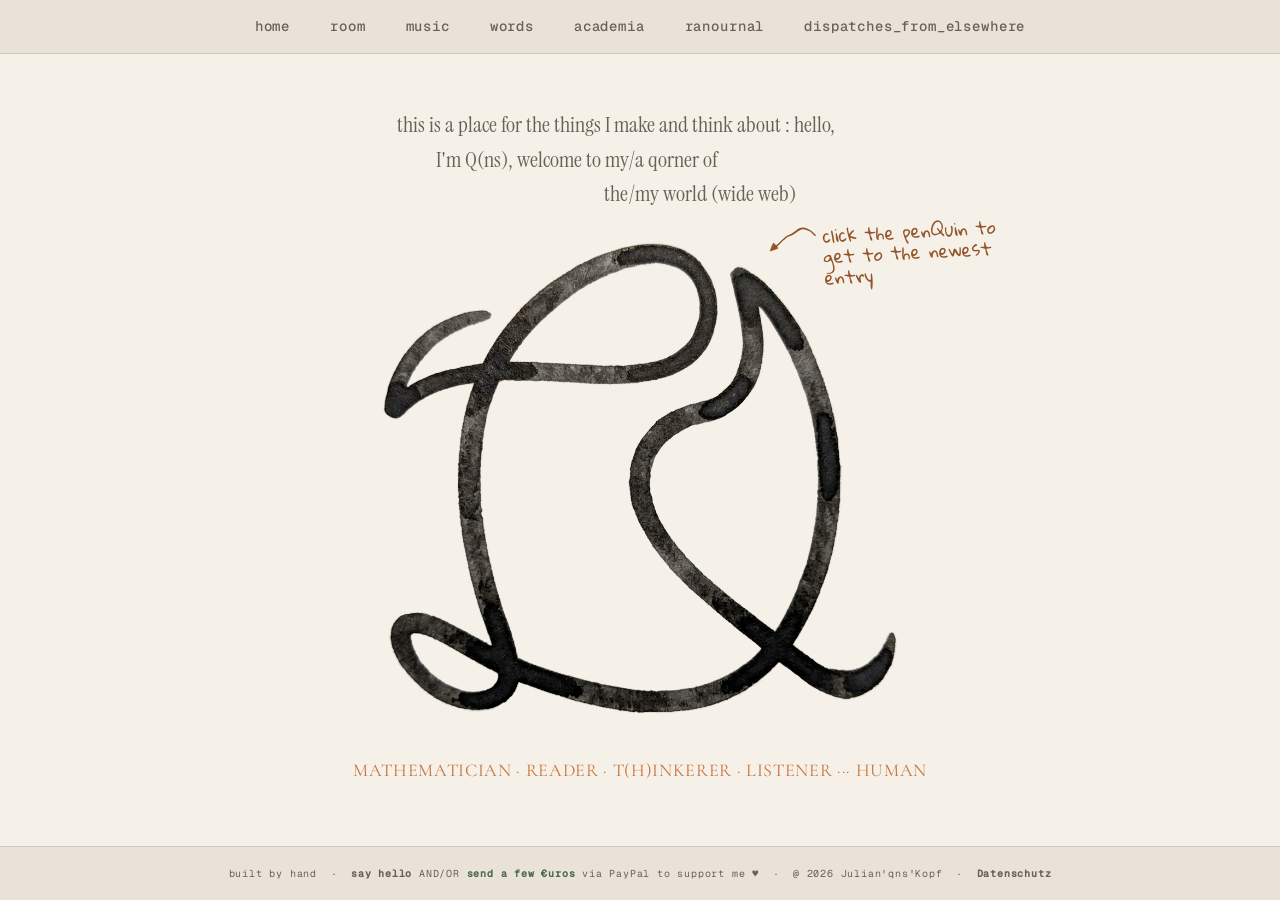
<file: index.html>
<!DOCTYPE html>
<html lang="en">
<head>
  <meta charset="UTF-8" />
  <meta name="viewport" content="width=device-width, initial-scale=1.0" />
  <title>(The) Qorner</title>
  <meta name="description" content="A personal corner of the web by Julian 'qns' Kopf: a place for things I make, notice, study, listen to, and want to remember.">
  <link rel="canonical" href="https://qorner.fyi/">
  <meta property="og:type" content="website">
  <meta property="og:site_name" content="(The) Qorner">
  <meta property="og:title" content="(The) Qorner">
  <meta property="og:description" content="A personal corner of the web by Julian 'qns' Kopf: a place for things I make, notice, study, listen to, and want to remember.">
  <meta property="og:url" content="https://qorner.fyi/">
  <meta property="og:image" content="https://qorner.fyi/og.png">
  <link rel="preload" href="fonts/gloria-hallelujah-latin-400-normal.woff2" as="font" type="font/woff2" crossorigin>
<!-- @head -->
  <link rel="icon" href="/favicon.ico" sizes="32x32">
  <link rel="icon" href="/favicon.svg" type="image/svg+xml">
  <link rel="apple-touch-icon" href="/apple-touch-icon.png">
  <link rel="preload" href="fonts/instrument-serif-latin-400-normal.woff2" as="font" type="font/woff2" crossorigin>
  <link rel="preload" href="fonts/geist-mono-latin-500-normal.woff2" as="font" type="font/woff2" crossorigin>
  <link rel="stylesheet" href="styles.css?v=7b53b1a2">
<!-- @/head -->
</head>
<body class="home-page">
<!-- @phoneblock -->
  <div class="phone-block">
    <p class="phone-block-quote"><em>FUCK phones!</em> Only available on “big screens”, not sorry.</p>
    <div class="phone-block-author"><img class="phone-block-logo" src="logo-small.png" width="400" height="400" loading="lazy" alt="Q's logo"></div>
  </div>
<!-- @/phoneblock -->

  <!-- NAV -->
<!-- @nav -->
  <nav><ul class="nav-links">
    <li><a href="index.html">home</a></li><li><a href="room.html">room</a></li><li><a href="music.html">music</a></li><li><a href="words.html">words</a></li><li><a href="academia.html">academia</a></li><li><a href="ranournal.html">ranournal</a></li><li><a href="dispatches.html">dispatches_from_elsewhere</a></li>
  </ul></nav>
<!-- @/nav -->

  <!-- HOME -->
<section id="home">
  <div class="container" style="position:relative;">
    <!-- <p class="home-greeting">welcome</p> -->
    <div class="home-tagline">
      <!-- mathematician <span style="position: relative; top: 0.3em;">*</span> reader <span style="position: relative; top: 0.3em;">*</span> t(h)inkerer <span style="position: relative; top: 0.3em;">*</span> listener ... human <br> -->
      <!-- this is a place for the things I make and think about : hello, <br /> I'm q(ns), welcome to my/a qorner of the/my world (wide web) -->
      this is a place for the things I make and think about : hello,
      <div class="tagline-wrap">
  <div class="tagline">
    <div class="tagline-row">
      <span class="tagline-prefix">I'm Q(ns), welcome to my/</span><span class="tagline-suffix">a qorner of</span>
    </div>
    <div class="tagline-row">
      <span class="tagline-prefix">the/</span><span class="tagline-suffix">my world (wide web)</span>
    </div>
  </div>
</div>
    </div>
    <div class="home-logo-placeholder">
      <a class="home-logo-link" href="music.html#hardtail-stratocaster-reminder" aria-label="Go to the newest entry">
        <img src="logo.png" alt="Q's logo" class="home-logo">
        <span class="home-note" aria-hidden="true">
          <svg class="home-note-arrow" viewBox="0 0 70 50"><path d="M66.6 12.4C66.3 11.6 64.7 10.0 63.6 8.9C62.5 7.8 61.3 6.7 60.0 5.8C58.7 4.9 57.3 4.0 55.8 3.4C54.3 2.7 52.6 2.1 50.9 2.0C49.3 1.9 47.4 2.2 45.8 2.7C44.3 3.2 42.9 4.3 41.6 5.2C40.3 6.0 39.2 6.9 37.9 7.7C36.7 8.4 35.4 9.1 34.0 9.7C32.7 10.4 31.0 10.8 29.6 11.5C28.2 12.3 27.0 13.3 25.8 14.2C24.5 15.1 23.3 16.1 22.1 17.1C20.9 18.0 19.8 19.1 18.7 20.1C17.5 21.1 16.3 22.0 15.1 22.9C13.9 23.8 12.0 24.8 11.4 25.5C10.9 26.3 12.1 27.2 12.1 27.5C12.1 27.8 11.6 27.4 11.5 27.3C11.3 27.1 11.1 26.9 11.1 26.7C11.0 26.5 10.8 26.0 11.1 26.1C11.3 26.2 11.8 27.5 12.7 27.3C13.6 27.0 15.2 25.4 16.4 24.5C17.6 23.5 18.8 22.6 20.0 21.6C21.1 20.6 22.1 19.3 23.2 18.4C24.4 17.4 25.6 16.6 26.8 15.7C28.1 14.8 29.1 13.8 30.4 13.1C31.8 12.4 33.5 12.3 34.9 11.7C36.3 11.1 37.7 10.4 39.1 9.6C40.4 8.9 41.6 8.0 42.9 7.2C44.1 6.5 45.4 5.6 46.7 5.1C48.0 4.6 49.4 4.1 50.8 4.2C52.2 4.2 53.7 4.8 55.0 5.3C56.4 5.9 57.8 6.5 59.0 7.3C60.2 8.2 61.2 9.2 62.3 10.3C63.4 11.3 64.6 13.1 65.4 13.6C66.1 14.0 66.6 12.9 66.8 12.9C67.1 12.9 66.8 13.3 66.7 13.4C66.7 13.6 66.5 13.7 66.3 13.8C66.2 13.8 65.8 14.1 65.8 13.8C65.9 13.6 67.0 13.3 66.6 12.4Z"/><path d="M7.0 30.0Q9.0 24.6 11.7 19.9Q15.2 22.8 17.3 26.8Q12.4 28.7 7.0 30.0Z" stroke="currentColor" stroke-width="0.8" stroke-linejoin="round"/></svg>
          <span>click the penQuin to<br>get to the newest<br>entry</span>
        </span>
      </a>
    </div>
    <p class="home-meta-text">
  mathematician &middot; reader &middot; t(h)inkerer &middot; listener &middot;&middot;&middot; human
</p>
    <!-- <div class="home-meta">
      <span>Rhineland (Germany)</span>
      <span>Structures</span>
      <span>Frequencies</span>
      <span>Words</span>
    </div> -->
  </div>
</section>

  <!-- FOOTER -->
<!-- @footer -->
  <footer>
    <span>built by hand &nbsp;·&nbsp; <a href="mailto:qlsen@gmx.net">say hello</a> AND/OR <a class="footer-paypal" href="https://paypal.me/qlsen" target="_blank" rel="noopener noreferrer">send a few €uros</a> via PayPal to support me ♥️ &nbsp;·&nbsp; @ 2026 <a class="footer-about" href="about.html">Julian'qns'Kopf</a> &nbsp;·&nbsp; <a href="datenschutz.html">Datenschutz</a></span>
  </footer>
<!-- @/footer -->

</body>
</html>
</file>
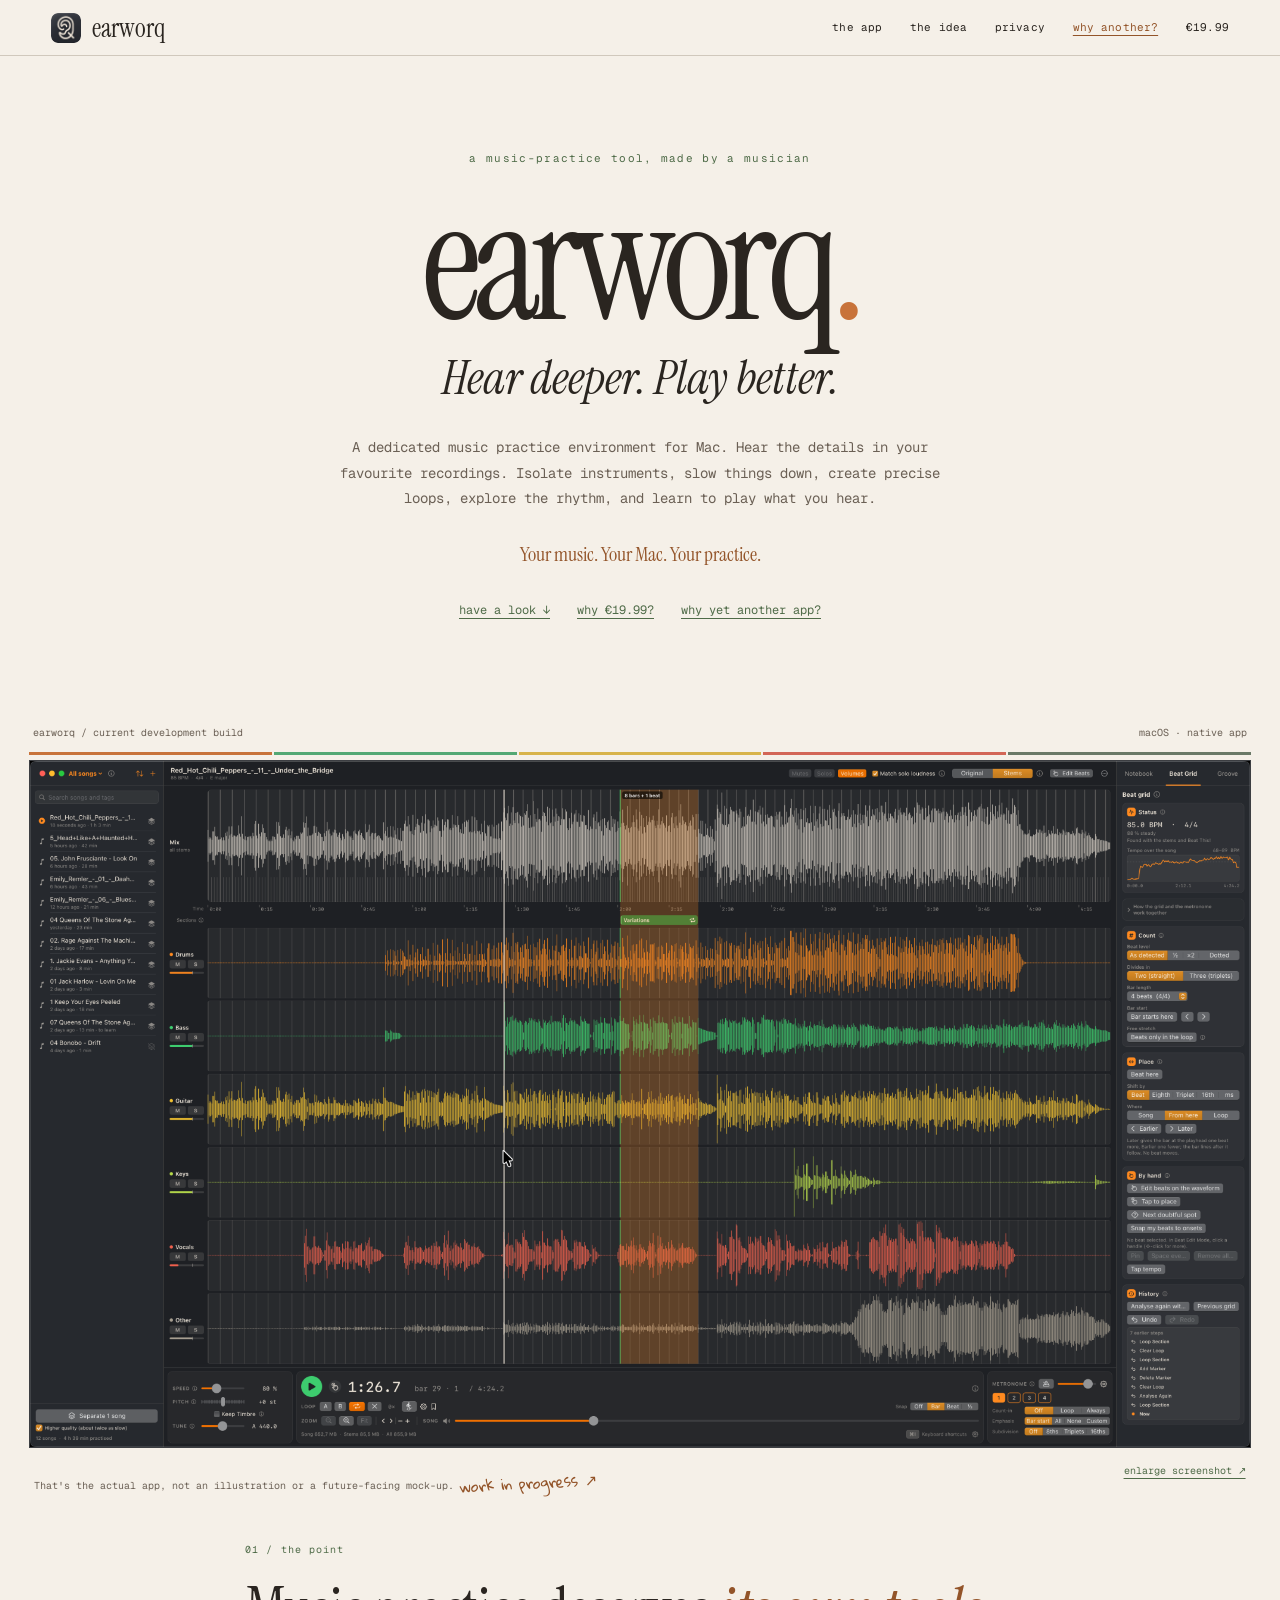
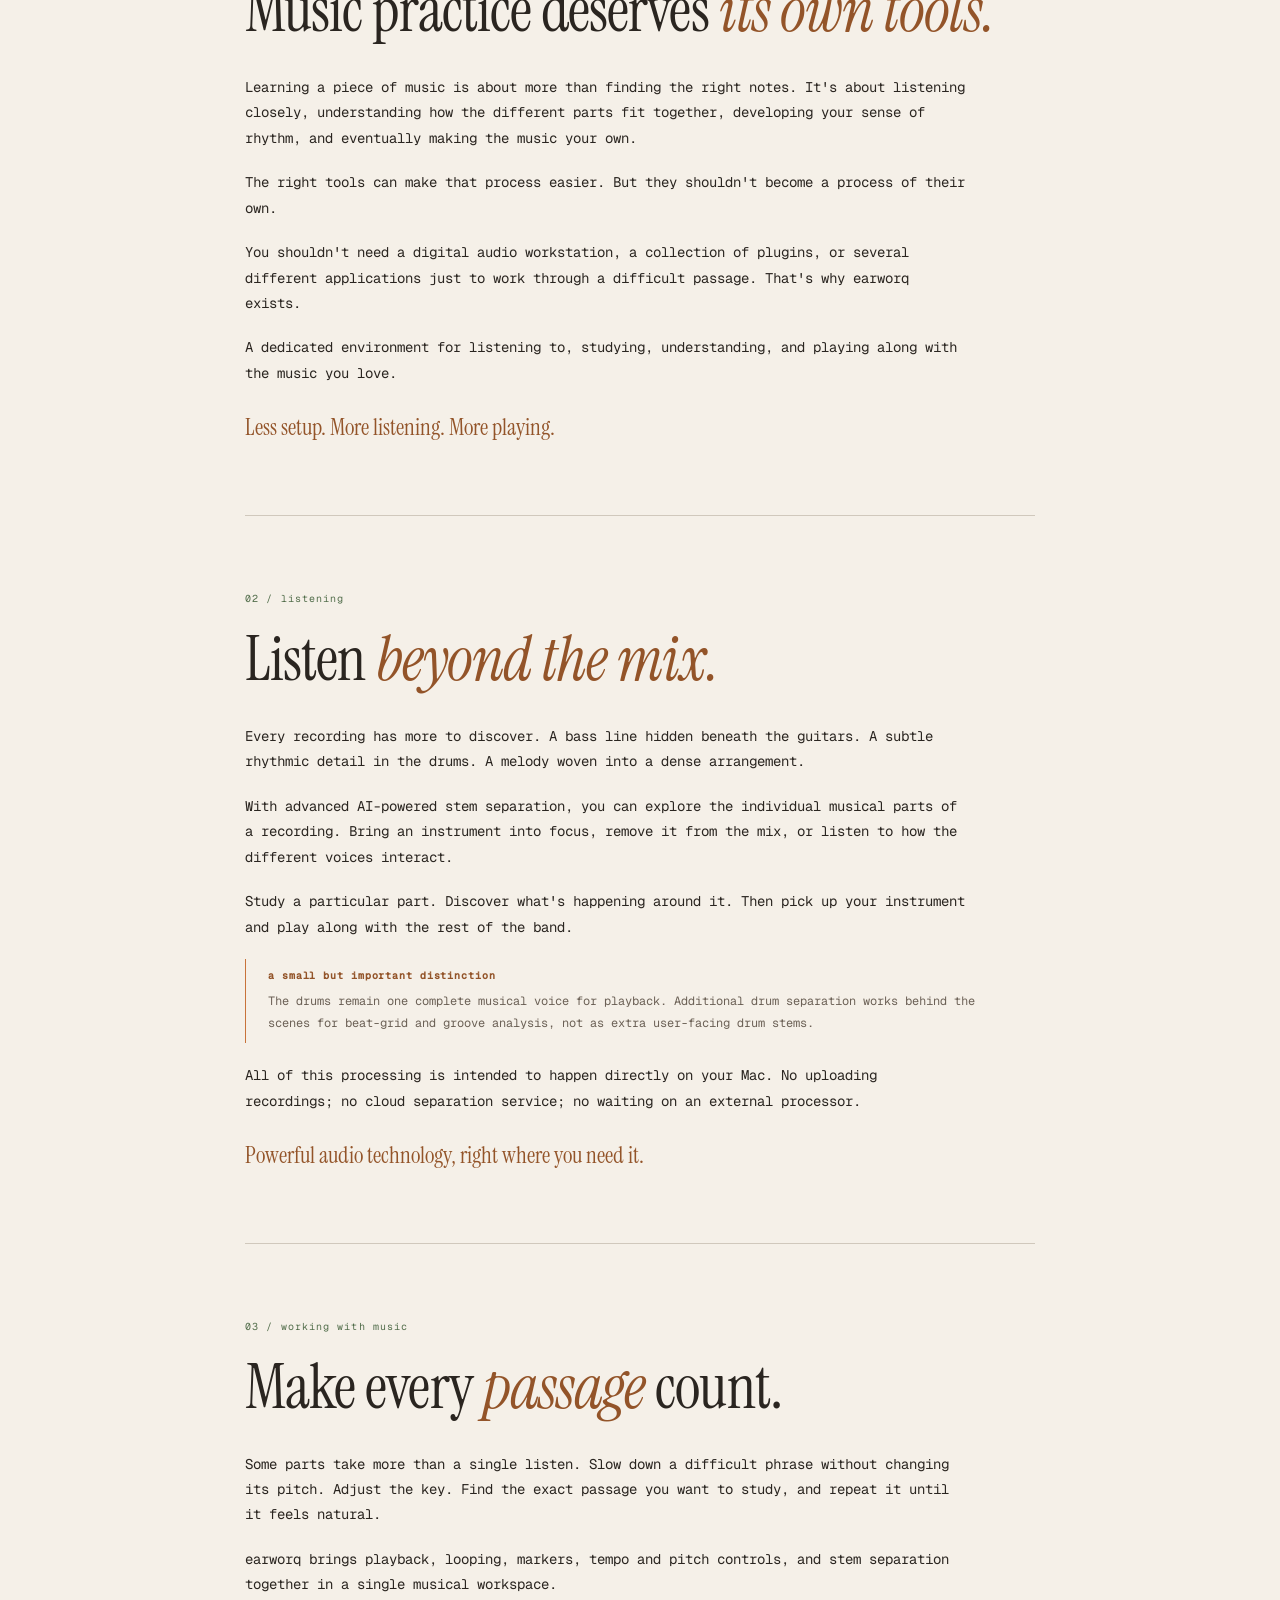
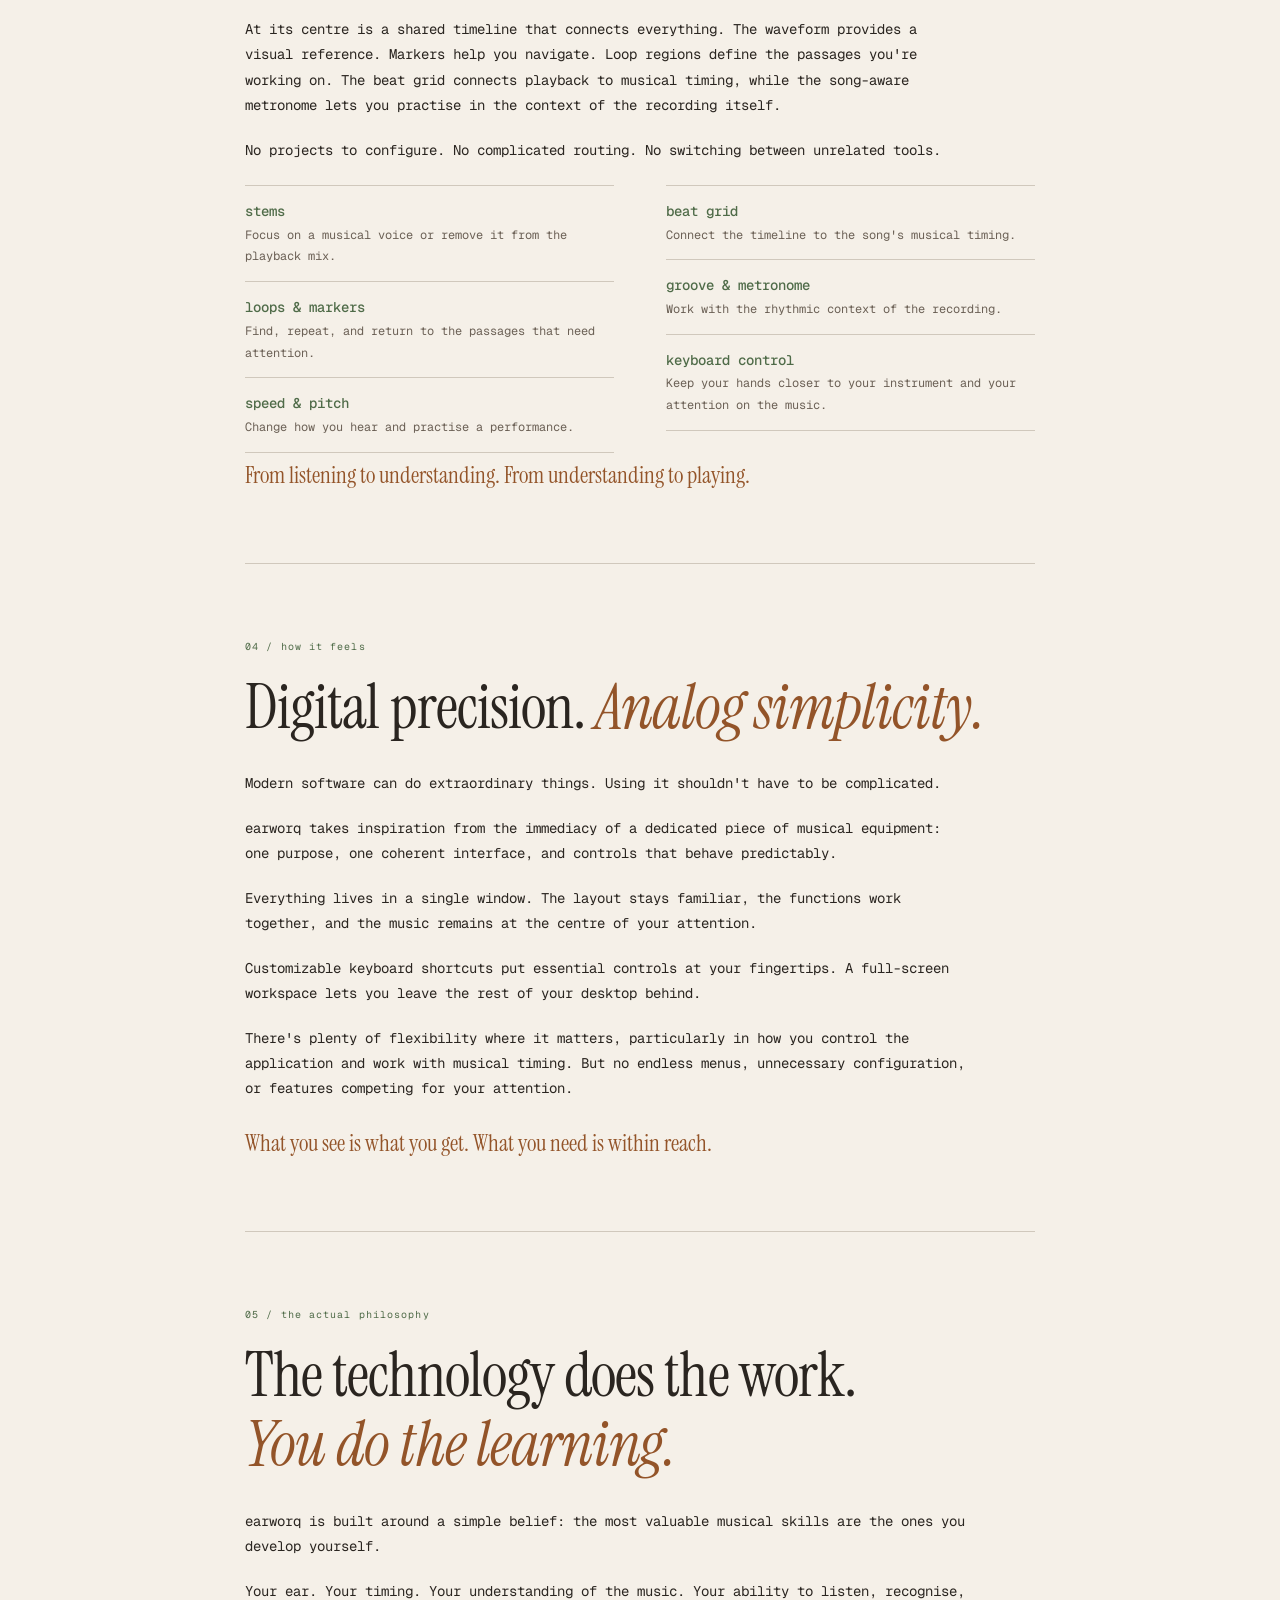
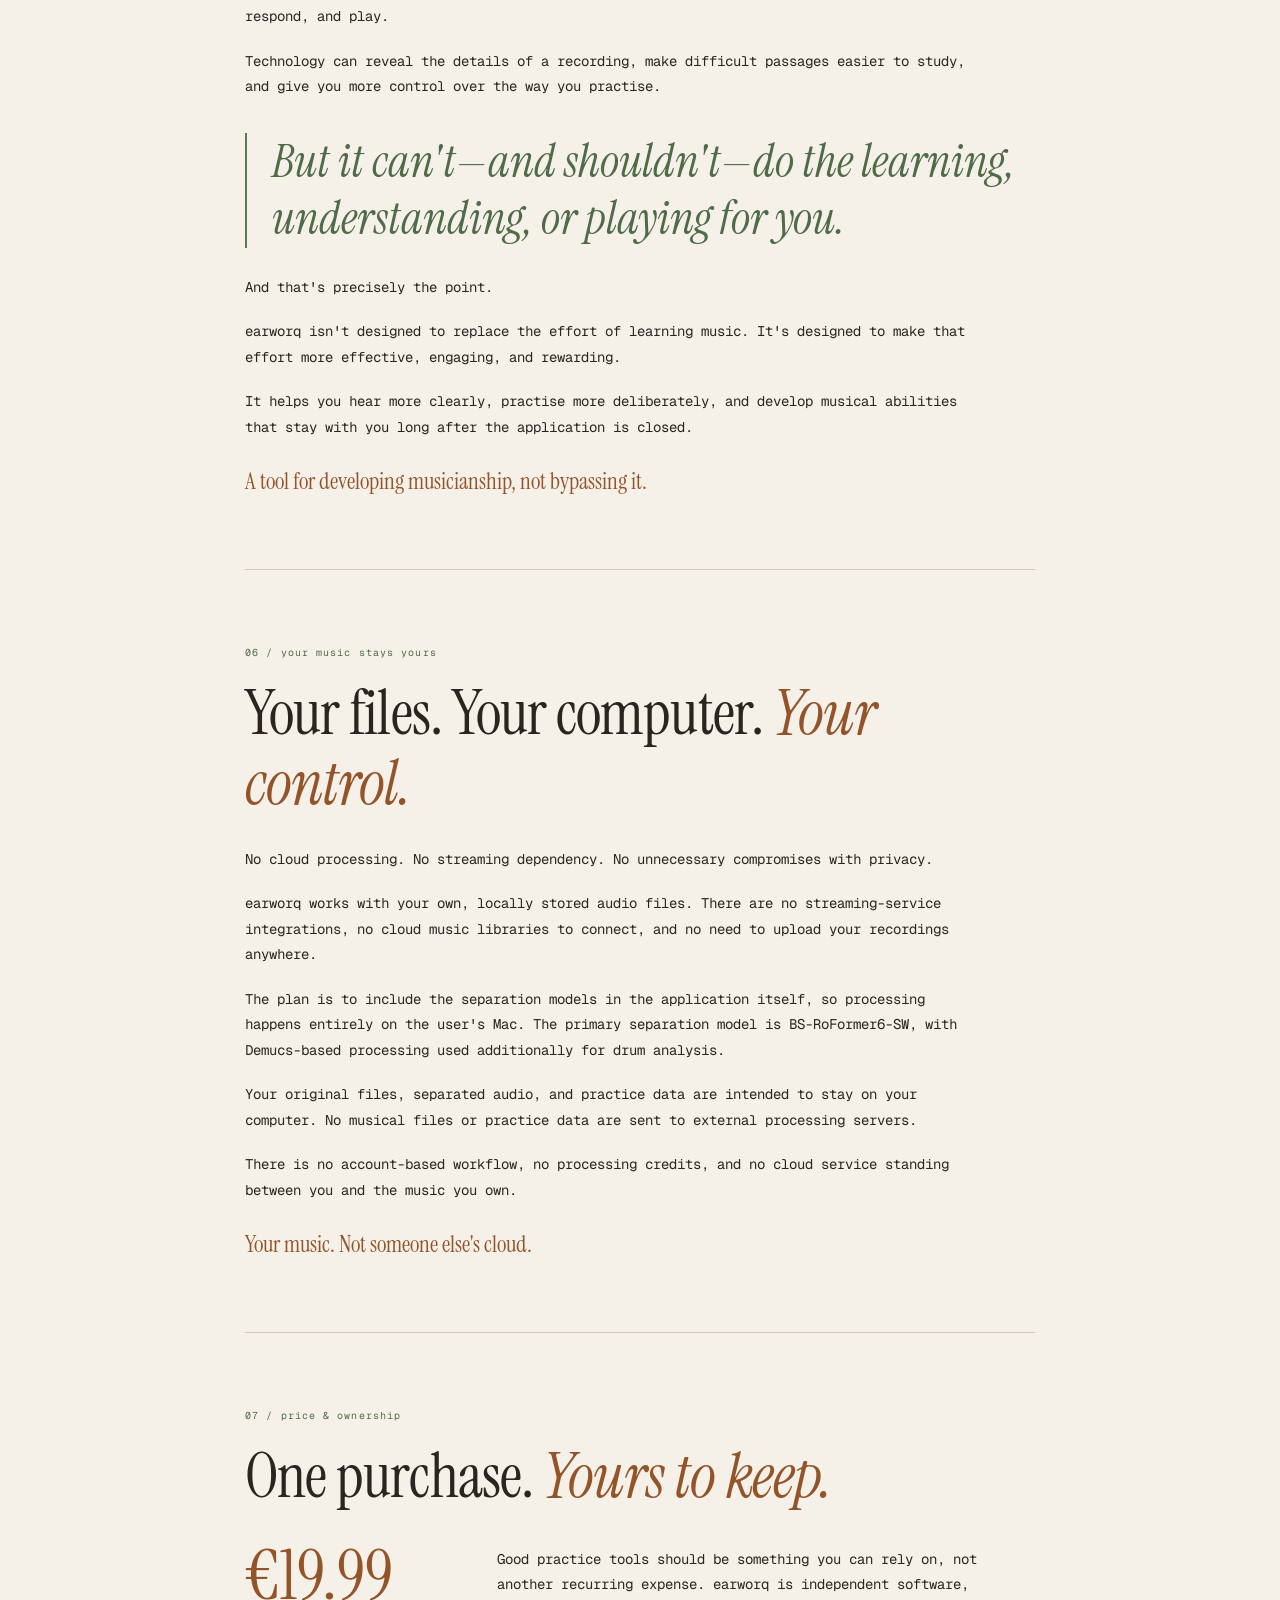
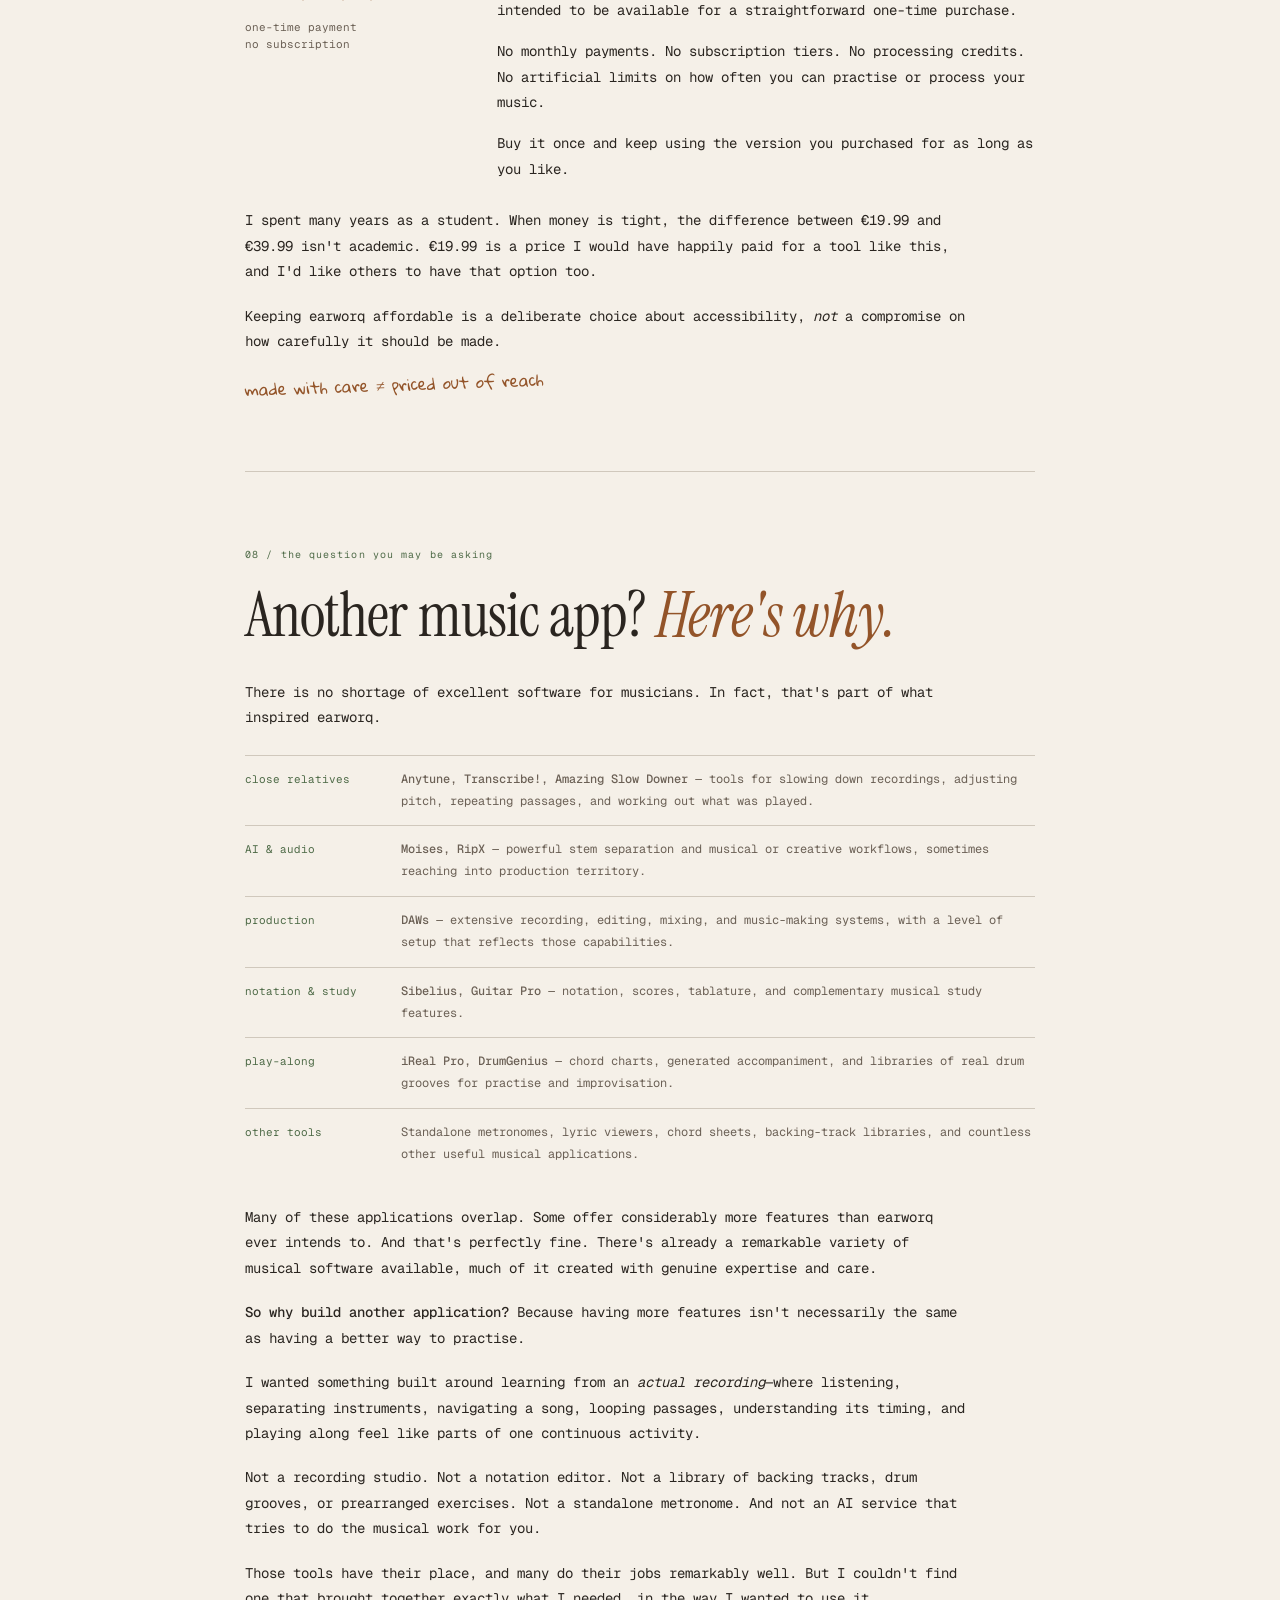
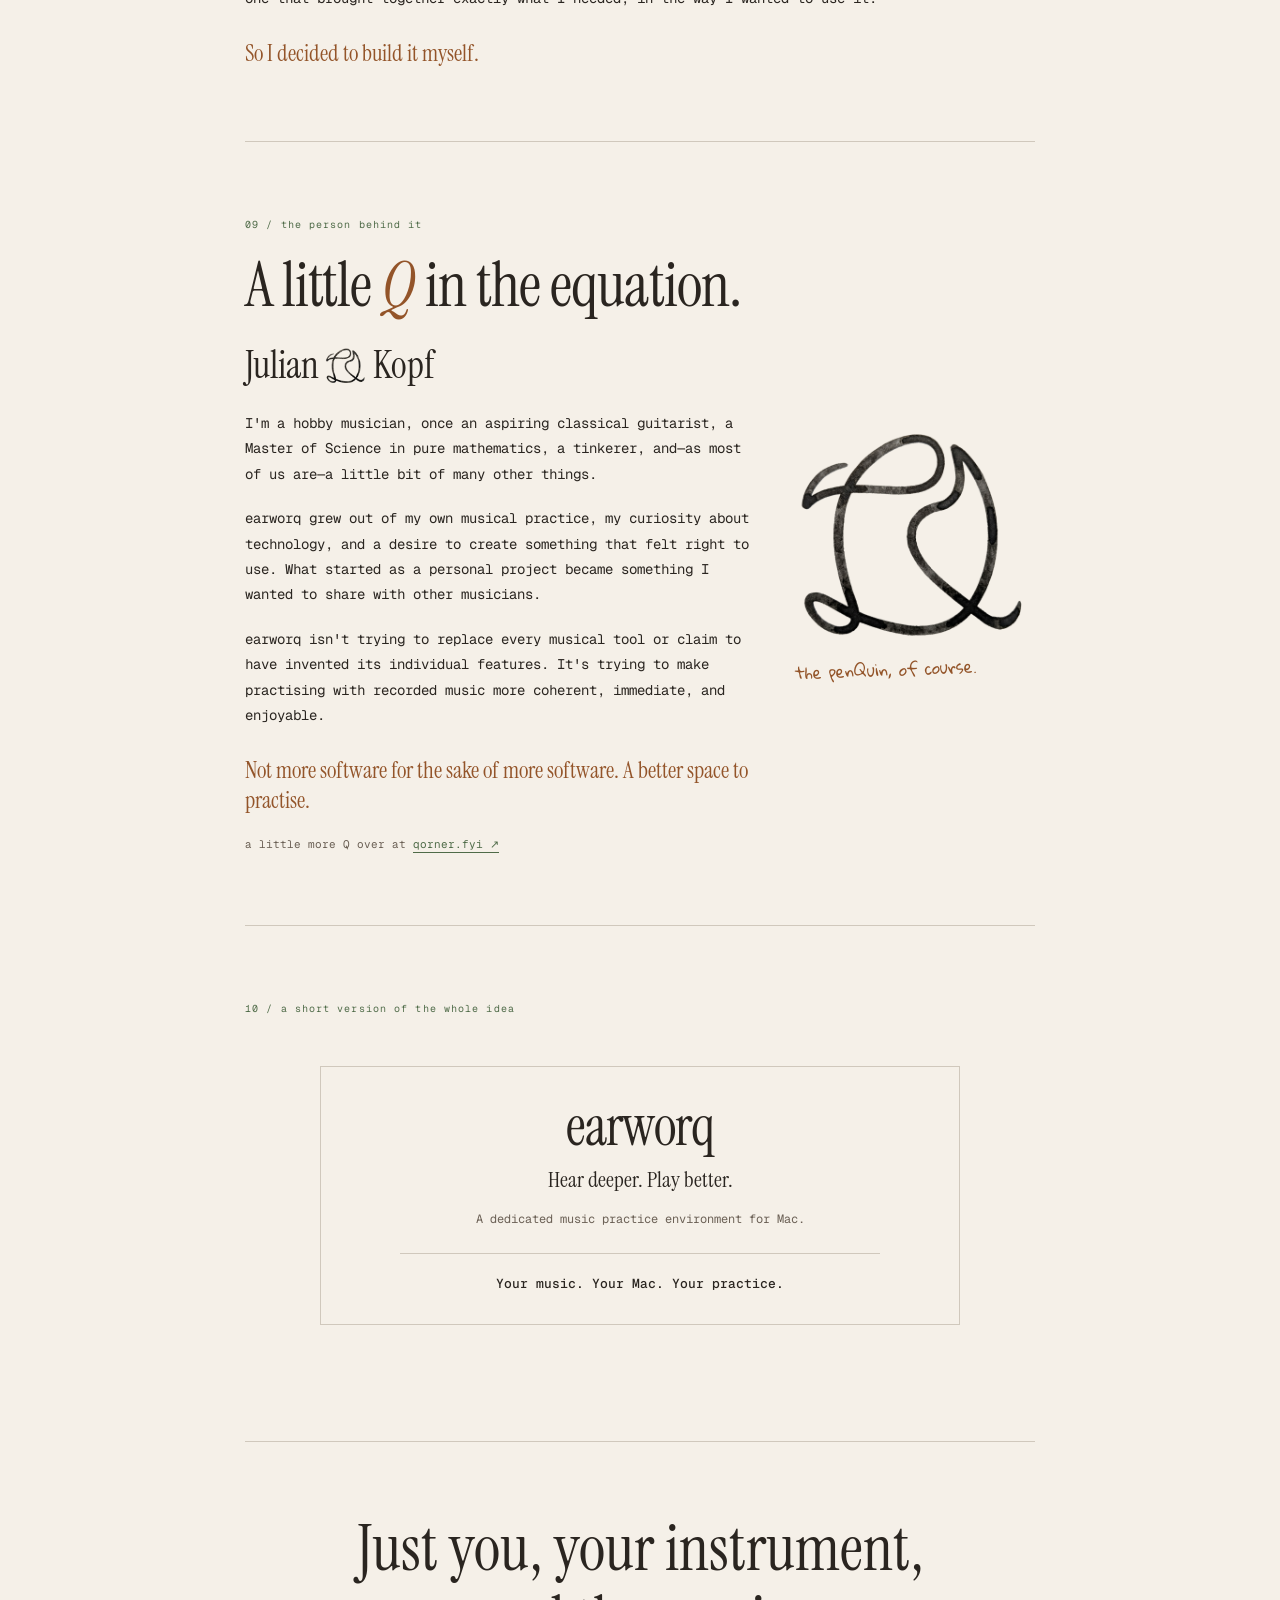
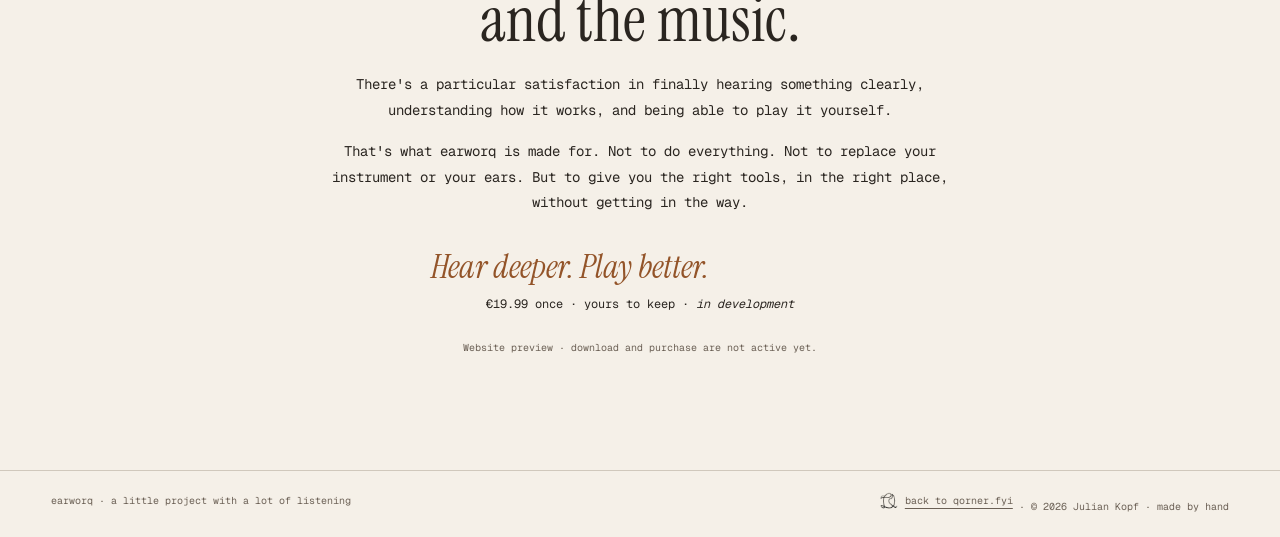
<file: earworq/index.html>
<!DOCTYPE html>
<html lang="en">
<head>
<meta charset="utf-8">
<meta name="viewport" content="width=device-width,initial-scale=1">
<meta name="theme-color" content="#f5f0e8">
<link rel="canonical" href="https://qorner.fyi/earworq/">
<meta property="og:type" content="website">
<meta property="og:title" content="earworq — Hear deeper. Play better.">
<meta property="og:description" content="A focused native Mac music practice environment. Local stem separation, loops, beat grid, and one-time pricing.">
<meta property="og:url" content="https://qorner.fyi/earworq/">
<meta property="og:image" content="https://qorner.fyi/earworq/earworq-screenshot.png">
<meta name="description" content="earworq — Hear deeper. Play better. A focused native Mac music practice environment. Local stem separation, loops, beat grid, and one-time pricing.">
<title>earworq — Hear deeper. Play better.</title>
<link rel="icon" href="app-icon.png">
<style>
/* Fonts used on qorner.fyi, loaded from the same public site repository. */
@font-face{font-family:'Instrument Serif';src:url('../fonts/instrument-serif-latin-400-normal.woff2') format('woff2');font-weight:400;font-style:normal;font-display:swap}
@font-face{font-family:'Instrument Serif';src:url('../fonts/instrument-serif-latin-400-italic.woff2') format('woff2');font-weight:400;font-style:italic;font-display:swap}
@font-face{font-family:'Geist Mono';src:url('../fonts/geist-mono-latin-400-normal.woff2') format('woff2');font-weight:400;font-display:swap}
@font-face{font-family:'Geist Mono';src:url('../fonts/geist-mono-latin-500-normal.woff2') format('woff2');font-weight:500;font-display:swap}
@font-face{font-family:'Gloria Hallelujah';src:url('../fonts/gloria-hallelujah-latin-400-normal.woff2') format('woff2');font-weight:400;font-display:swap}
:root{--paper:#f5f0e8;--paper-2:#ede8df;--ink:#2a2520;--muted:#6b6055;--rule:#d0c8bc;--orange:#c8733a;--orange-ink:#935429;--green:#5a7a52;--green-ink:#4f6b48;--screen:#202126;--quiet:#a39a90}
*{box-sizing:border-box}html{scroll-behavior:smooth;scroll-padding-top:92px}body{margin:0;background:var(--paper);color:var(--ink);font:400 14px/1.82 'Geist Mono',monospace;-webkit-font-smoothing:antialiased}a{color:var(--green-ink);text-underline-offset:4px;text-decoration-thickness:1px}a:hover{color:var(--orange-ink)}button{font:inherit}button:focus-visible,a:focus-visible{outline:2px solid var(--orange);outline-offset:4px}::selection{background:#e7c7ac;color:var(--ink)}
nav.site-nav{min-height:56px;border-bottom:1px solid var(--rule);background:var(--paper);display:flex;align-items:center;justify-content:space-between;gap:20px;padding:11px clamp(18px,4vw,55px);position:sticky;top:0;z-index:10}
.nav-mark{display:flex;align-items:center;gap:11px;font-family:'Instrument Serif',serif;font-size:26px;color:var(--ink);text-decoration:none;line-height:1}.nav-mark img{width:30px;height:30px;object-fit:contain;border-radius:7px}.nav-links{display:flex;gap:clamp(12px,2.2vw,28px);flex-wrap:wrap;align-items:center;justify-content:end}.nav-links a{color:var(--ink-muted);font-size:11px;text-decoration:none;letter-spacing:.01em}.nav-links a:hover,.nav-links a[aria-current="true"]{color:var(--orange-ink);text-decoration:underline}
main{overflow:hidden}.wide{max-width:1160px;margin:auto;padding:0 clamp(22px,4.2vw,54px)}.copy{max-width:790px;margin:0 auto;padding:0 clamp(22px,4vw,42px)}
.hero{text-align:center;padding:92px 0 40px;position:relative}.eyebrow{color:var(--green-ink);font-size:11px;letter-spacing:.12em;text-transform:lowercase}.hero h1{font:400 clamp(85px,14vw,168px)/.86 'Instrument Serif',serif;letter-spacing:-.055em;margin:22px 0 15px}.hero h1 .period{color:var(--orange)}.hero h2{font:italic 400 clamp(27px,4vw,47px)/1.25 'Instrument Serif',serif;margin:0 0 27px}.hero-intro{max-width:610px;margin:0 auto 20px;color:var(--muted)}.hero-principle{font-family:'Instrument Serif',serif;font-size:20px;color:var(--orange-ink);margin:24px 0 13px}.hero-links{display:flex;justify-content:center;gap:27px;flex-wrap:wrap;margin:28px 0 32px}.hero-links a{font-size:12px}
.hero-micro{font-family:'Gloria Hallelujah',cursive;font-size:15px;transform:rotate(-5deg);color:var(--orange-ink);display:inline-block;margin-top:4px}
.rule{border:0;border-top:1px solid var(--rule);margin:0}.editorial{padding:74px 0 72px;border-bottom:1px solid var(--rule)}.editorial .kicker{display:block;font-size:10px;color:var(--green-ink);letter-spacing:.11em;text-transform:lowercase;margin-bottom:17px}.editorial h2{font:400 clamp(38px,5.4vw,62px)/1.12 'Instrument Serif',serif;letter-spacing:-.015em;margin:0 0 29px;max-width:760px}.editorial h2 em{font-style:italic;color:var(--orange-ink)}.editorial p{margin:0 0 19px;max-width:720px}.editorial p:last-child{margin-bottom:0}.editorial strong{font-weight:500}.subclaim{font:400 23px/1.3 'Instrument Serif',serif;color:var(--orange-ink);padding-top:8px}
.split{display:grid;grid-template-columns:1fr 1fr;gap:40px;align-items:start}.split>div p:last-child{margin-bottom:0}.side-note{border-left:1px solid var(--orange);padding:8px 0 8px 22px;margin:8px 0 20px;color:var(--muted)}.side-note b{display:block;color:var(--orange-ink);font-size:10px;letter-spacing:.09em;margin-bottom:6px}.side-note p{font-size:12px;margin:0}
.screenshot-wrap{max-width:1450px;margin:auto;padding:30px clamp(10px,2.3vw,36px) 0;position:relative}.screen-title{display:flex;align-items:center;justify-content:space-between;gap:12px;font-size:10px;color:var(--muted);padding:0 4px 10px}.screen-colorline{display:flex;height:3px;gap:2px;margin:0 0 5px}.screen-colorline i{height:3px;flex:1;background:var(--orange)}.screen-colorline i:nth-child(2){background:#53a874}.screen-colorline i:nth-child(3){background:#d8b349}.screen-colorline i:nth-child(4){background:#d36656}.screen-colorline i:nth-child(5){background:#6a7967}.screen-actual{width:100%;height:auto;display:block;border:1px solid #3c3e42;background:var(--screen);cursor:zoom-in}.caption-row{display:flex;align-items:flex-start;justify-content:space-between;gap:16px;color:var(--muted);font-size:10px;padding:14px 5px 5px}.caption-row a{white-space:nowrap}.screen-note{font-family:'Gloria Hallelujah',cursive;color:var(--orange-ink);font-size:15px;transform:rotate(-3deg);margin:7px 0 0;display:inline-block}
#what{padding-top:40px}.two-columns{display:grid;grid-template-columns:1fr 1fr;gap:clamp(24px,4vw,70px);margin-top:22px}.two-columns p{font-size:13px}.detail-list{list-style:none;margin:0;padding:0}.detail-list li{padding:13px 0;border-top:1px solid var(--rule)}.detail-list li:last-child{border-bottom:1px solid var(--rule)}.detail-list b{color:var(--green-ink);font-weight:500}.detail-list span{display:block;font-size:12px;color:var(--muted)}
.quote{font:italic 400 clamp(30px,4vw,46px)/1.25 'Instrument Serif',serif;margin:33px 0 27px;color:var(--green-ink);padding:0 0 0 25px;border-left:2px solid var(--green)}
.brandbox{max-width:640px;margin:48px auto 44px;padding:34px 36px 30px;border:1px solid var(--rule);text-align:center;background:var(--paper)}.brandbox h2{font:400 55px/.95 'Instrument Serif',serif;margin:0 0 12px;letter-spacing:-.015em}.brandbox .tagline{font:400 22px/1.3 'Instrument Serif',serif;margin:0 0 15px;color:var(--ink)}.brandbox .subtitle{font:400 12px/1.7 'Geist Mono',monospace;color:var(--muted);margin:0}.brandbox hr{border:0;border-top:1px solid var(--rule);margin:23px auto 20px;max-width:480px}.brandbox .end{font:500 13px/1.6 'Geist Mono',monospace;margin:0}
.price-band{display:grid;grid-template-columns:210px 1fr;gap:42px;align-items:start;margin-top:12px}.price-number{font:400 70px/1 'Instrument Serif',serif;color:var(--orange-ink);white-space:nowrap}.price-number small{font:400 11px/1.6 'Geist Mono',monospace;display:block;color:var(--muted);margin-top:8px}.price-proposition{padding-top:6px}.price-proposition p{margin-bottom:16px}.hand{font:400 16px/1.3 'Gloria Hallelujah',cursive;color:var(--orange-ink);transform:rotate(-2deg);display:inline-block}
.competitors{display:grid;grid-template-columns:140px 1fr;gap:16px;border-top:1px solid var(--rule);padding:13px 0}.competitors:first-of-type{margin-top:24px}.competitors .category{color:var(--green-ink);font-size:11px}.competitors p{font-size:12px;margin:0;color:var(--muted)}
.author{display:grid;grid-template-columns:minmax(0,1fr) 240px;gap:36px;align-items:center}.author-penquin{width:100%;max-width:240px;aspect-ratio:1/1;object-fit:contain;filter:grayscale(.1);display:block}.author-mark{width:1.1em;height:1.1em;vertical-align:-.24em;object-fit:contain}.author-name{font:400 clamp(25px,4vw,38px)/1.35 'Instrument Serif',serif;margin-bottom:20px}.author-identifier{font:400 11px/1.7 'Geist Mono',monospace;color:var(--muted);margin-top:8px}.fin{border:0;padding:72px 0 96px;text-align:center}.fin h2{margin:0 0 17px;font:400 clamp(36px,5.5vw,64px)/1.1 'Instrument Serif',serif}.fin p{max-width:650px;margin:0 auto 16px}.fin .finish{font:italic 400 33px/1.3 'Instrument Serif',serif;margin:30px 0 5px;color:var(--orange-ink)}.fin .fin-link{font-size:12px}
footer{border-top:1px solid var(--rule);font-size:10px;color:var(--muted);padding:21px clamp(20px,4vw,55px);display:flex;justify-content:space-between;gap:18px;flex-wrap:wrap}footer a{color:inherit}#zoom{padding:0;border:0;background:transparent;max-width:98vw;max-height:96vh}#zoom::backdrop{background:rgba(21,21,22,.84)}#zoom img{display:block;max-width:96vw;max-height:85vh;object-fit:contain}#zoom button{display:block;margin:10px auto;color:#fff;border:1px solid #999;background:#333;padding:8px 16px;cursor:pointer}#zoom button:hover{background:#444}
.back-to-qorner{display:inline-flex;align-items:center;gap:7px;color:inherit}.back-to-qorner img{width:18px;height:18px;object-fit:contain;border-radius:4px}
@media(max-width:740px){nav.site-nav{align-items:flex-start;padding:12px 18px}.nav-links{gap:7px 15px;max-width:68%}.nav-links a{font-size:10px}.hero{padding:67px 0 32px}.hero h1{font-size:clamp(74px,16vw,120px)}.editorial{padding:55px 0}.split,.two-columns,.author{grid-template-columns:1fr;gap:18px}.author-penquin{max-width:150px;margin:0 auto;grid-row:1}.price-band{grid-template-columns:1fr;gap:20px}.price-number{font-size:63px}.competitors{grid-template-columns:1fr;gap:3px}.brandbox{padding:28px 18px}.caption-row{font-size:10px}.wide{padding:0 18px}.screenshot-wrap{padding:20px 8px 0}.screen-title{font-size:9px}.fin{padding:58px 0 78px}}
@media(prefers-reduced-motion:reduce){html{scroll-behavior:auto}}
</style>
</head>
<body>
<nav class="site-nav" aria-label="Main navigation"><a class="nav-mark" href="#home"><img src="app-icon.png" alt="earworq application icon">earworq</a><div class="nav-links"><a href="#what">the app</a><a href="#philosophy">the idea</a><a href="#privacy">privacy</a><a href="#other-tools">why another?</a><a href="#price">€19.99</a></div></nav>
<main>
<section class="hero wide" id="home" aria-labelledby="hero-title">
  <div class="eyebrow">a music-practice tool, made by a musician</div>
  <h1 id="hero-title">earworq<span class="period">.</span></h1>
  <h2>Hear deeper. Play better.</h2>
  <p class="hero-intro">A dedicated music practice environment for Mac. Hear the details in your favourite recordings. Isolate instruments, slow things down, create precise loops, explore the rhythm, and learn to play what you hear.</p>
  <p class="hero-principle">Your music. Your Mac. Your practice.</p>
  <div class="hero-links"><a href="#screen">have a look ↓</a><a href="#price">why €19.99?</a><a href="#other-tools">why yet another app?</a></div>
</section>
<div class="screenshot-wrap" id="screen">
  <div class="screen-title"><span>earworq / current development build</span><span>macOS · native app</span></div>
  <div class="screen-colorline" aria-hidden="true"><i></i><i></i><i></i><i></i><i></i></div>
  <img id="screenshot" class="screen-actual" src="earworq-screenshot.png" width="2048" height="1152" alt="Actual earworq screenshot showing a song waveform, six separated musical voices, timeline, loop selection, beat grid controls, and playback controls." tabindex="0" role="button" aria-label="Enlarge the earworq screenshot">
  <div class="caption-row"><span>That's the actual app, not an illustration or a future-facing mock-up. <span class="screen-note">work in progress ↗</span></span><a href="#screen" id="open-zoom">enlarge screenshot ↗</a></div>
</div>

<section id="what" class="editorial copy"><span class="kicker">01 / the point</span><h2>Music practice deserves <em>its own tools.</em></h2><p>Learning a piece of music is about more than finding the right notes. It's about listening closely, understanding how the different parts fit together, developing your sense of rhythm, and eventually making the music your own.</p><p>The right tools can make that process easier. But they shouldn't become a process of their own.</p><p>You shouldn't need a digital audio workstation, a collection of plugins, or several different applications just to work through a difficult passage. That's why earworq exists.</p><p>A dedicated environment for listening to, studying, understanding, and playing along with the music you love.</p><p class="subclaim">Less setup. More listening. More playing.</p></section>
<section class="editorial copy" id="separation"><span class="kicker">02 / listening</span><h2>Listen <em>beyond the mix.</em></h2><p>Every recording has more to discover. A bass line hidden beneath the guitars. A subtle rhythmic detail in the drums. A melody woven into a dense arrangement.</p><p>With advanced AI-powered stem separation, you can explore the individual musical parts of a recording. Bring an instrument into focus, remove it from the mix, or listen to how the different voices interact.</p><p>Study a particular part. Discover what's happening around it. Then pick up your instrument and play along with the rest of the band.</p><div class="side-note"><b>a small but important distinction</b><p>The drums remain one complete musical voice for playback. Additional drum separation works behind the scenes for beat-grid and groove analysis, not as extra user-facing drum stems.</p></div><p>All of this processing is intended to happen directly on your Mac. No uploading recordings; no cloud separation service; no waiting on an external processor.</p><p class="subclaim">Powerful audio technology, right where you need it.</p></section>
<section class="editorial copy" id="practice"><span class="kicker">03 / working with music</span><h2>Make every <em>passage</em> count.</h2><p>Some parts take more than a single listen. Slow down a difficult phrase without changing its pitch. Adjust the key. Find the exact passage you want to study, and repeat it until it feels natural.</p><p>earworq brings playback, looping, markers, tempo and pitch controls, and stem separation together in a single musical workspace.</p><p>At its centre is a shared timeline that connects everything. The waveform provides a visual reference. Markers help you navigate. Loop regions define the passages you're working on. The beat grid connects playback to musical timing, while the song-aware metronome lets you practise in the context of the recording itself.</p><p>No projects to configure. No complicated routing. No switching between unrelated tools.</p><div class="two-columns"><div><ul class="detail-list"><li><b>stems</b><span>Focus on a musical voice or remove it from the playback mix.</span></li><li><b>loops & markers</b><span>Find, repeat, and return to the passages that need attention.</span></li><li><b>speed & pitch</b><span>Change how you hear and practise a performance.</span></li></ul></div><div><ul class="detail-list"><li><b>beat grid</b><span>Connect the timeline to the song's musical timing.</span></li><li><b>groove & metronome</b><span>Work with the rhythmic context of the recording.</span></li><li><b>keyboard control</b><span>Keep your hands closer to your instrument and your attention on the music.</span></li></ul></div></div><p class="subclaim">From listening to understanding. From understanding to playing.</p></section>
<section class="editorial copy" id="simplicity"><span class="kicker">04 / how it feels</span><h2>Digital precision. <em>Analog simplicity.</em></h2><p>Modern software can do extraordinary things. Using it shouldn't have to be complicated.</p><p>earworq takes inspiration from the immediacy of a dedicated piece of musical equipment: one purpose, one coherent interface, and controls that behave predictably.</p><p>Everything lives in a single window. The layout stays familiar, the functions work together, and the music remains at the centre of your attention.</p><p>Customizable keyboard shortcuts put essential controls at your fingertips. A full-screen workspace lets you leave the rest of your desktop behind.</p><p>There's plenty of flexibility where it matters, particularly in how you control the application and work with musical timing. But no endless menus, unnecessary configuration, or features competing for your attention.</p><p class="subclaim">What you see is what you get. What you need is within reach.</p></section>
<section class="editorial copy" id="philosophy"><span class="kicker">05 / the actual philosophy</span><h2>The technology does the work.<br><em>You do the learning.</em></h2><p>earworq is built around a simple belief: the most valuable musical skills are the ones you develop yourself.</p><p>Your ear. Your timing. Your understanding of the music. Your ability to listen, recognise, respond, and play.</p><p>Technology can reveal the details of a recording, make difficult passages easier to study, and give you more control over the way you practise.</p><div class="quote">But it can't—and shouldn't—do the learning, understanding, or playing for you.</div><p>And that's precisely the point.</p><p>earworq isn't designed to replace the effort of learning music. It's designed to make that effort more effective, engaging, and rewarding.</p><p>It helps you hear more clearly, practise more deliberately, and develop musical abilities that stay with you long after the application is closed.</p><p class="subclaim">A tool for developing musicianship, not bypassing it.</p></section>
<section class="editorial copy" id="privacy"><span class="kicker">06 / your music stays yours</span><h2>Your files. Your computer. <em>Your control.</em></h2><p>No cloud processing. No streaming dependency. No unnecessary compromises with privacy.</p><p>earworq works with your own, locally stored audio files. There are no streaming-service integrations, no cloud music libraries to connect, and no need to upload your recordings anywhere.</p><p>The plan is to include the separation models in the application itself, so processing happens entirely on the user's Mac. The primary separation model is BS-RoFormer6-SW, with Demucs-based processing used additionally for drum analysis.</p><p>Your original files, separated audio, and practice data are intended to stay on your computer. No musical files or practice data are sent to external processing servers.</p><p>There is no account-based workflow, no processing credits, and no cloud service standing between you and the music you own.</p><p class="subclaim">Your music. Not someone else's cloud.</p></section>
<section class="editorial copy" id="price"><span class="kicker">07 / price & ownership</span><h2>One purchase. <em>Yours to keep.</em></h2><div class="price-band"><div><div class="price-number">€19.99<small>one-time payment<br>no subscription</small></div></div><div class="price-proposition"><p>Good practice tools should be something you can rely on, not another recurring expense. earworq is independent software, intended to be available for a straightforward one-time purchase.</p><p>No monthly payments. No subscription tiers. No processing credits. No artificial limits on how often you can practise or process your music.</p><p>Buy it once and keep using the version you purchased for as long as you like.</p></div></div><p style="margin-top:26px">I spent many years as a student. When money is tight, the difference between €19.99 and €39.99 isn't academic. €19.99 is a price I would have happily paid for a tool like this, and I'd like others to have that option too.</p><p>Keeping earworq affordable is a deliberate choice about accessibility, <em>not</em> a compromise on how carefully it should be made.</p><p class="hand">made with care ≠ priced out of reach</p></section>
<section class="editorial copy" id="other-tools"><span class="kicker">08 / the question you may be asking</span><h2>Another music app? <em>Here's why.</em></h2><p>There is no shortage of excellent software for musicians. In fact, that's part of what inspired earworq.</p><div class="competitors"><span class="category">close relatives</span><p><strong>Anytune, Transcribe!, Amazing Slow Downer</strong> — tools for slowing down recordings, adjusting pitch, repeating passages, and working out what was played.</p></div><div class="competitors"><span class="category">AI & audio</span><p><strong>Moises, RipX</strong> — powerful stem separation and musical or creative workflows, sometimes reaching into production territory.</p></div><div class="competitors"><span class="category">production</span><p><strong>DAWs</strong> — extensive recording, editing, mixing, and music-making systems, with a level of setup that reflects those capabilities.</p></div><div class="competitors"><span class="category">notation & study</span><p><strong>Sibelius, Guitar Pro</strong> — notation, scores, tablature, and complementary musical study features.</p></div><div class="competitors"><span class="category">play-along</span><p><strong>iReal Pro, DrumGenius</strong> — chord charts, generated accompaniment, and libraries of real drum grooves for practise and improvisation.</p></div><div class="competitors"><span class="category">other tools</span><p>Standalone metronomes, lyric viewers, chord sheets, backing-track libraries, and countless other useful musical applications.</p></div><p style="margin-top:26px">Many of these applications overlap. Some offer considerably more features than earworq ever intends to. And that's perfectly fine. There's already a remarkable variety of musical software available, much of it created with genuine expertise and care.</p><p><strong>So why build another application?</strong> Because having more features isn't necessarily the same as having a better way to practise.</p><p>I wanted something built around learning from an <em>actual recording</em>—where listening, separating instruments, navigating a song, looping passages, understanding its timing, and playing along feel like parts of one continuous activity.</p><p>Not a recording studio. Not a notation editor. Not a library of backing tracks, drum grooves, or prearranged exercises. Not a standalone metronome. And not an AI service that tries to do the musical work for you.</p><p>Those tools have their place, and many do their jobs remarkably well. But I couldn't find one that brought together exactly what I needed, in the way I wanted to use it.</p><p class="subclaim">So I decided to build it myself.</p></section>
<section class="editorial copy" id="maker"><span class="kicker">09 / the person behind it</span><div class="author"><div><h2 style="margin-bottom:20px">A little <em>Q</em> in the equation.</h2><p class="author-name">Julian <img class="author-mark" src="../logo.png" alt="Q" title="penQuin / Q"> Kopf</p><p>I'm a hobby musician, once an aspiring classical guitarist, a Master of Science in pure mathematics, a tinkerer, and—as most of us are—a little bit of many other things.</p><p>earworq grew out of my own musical practice, my curiosity about technology, and a desire to create something that felt right to use. What started as a personal project became something I wanted to share with other musicians.</p><p>earworq isn't trying to replace every musical tool or claim to have invented its individual features. It's trying to make practising with recorded music more coherent, immediate, and enjoyable.</p><p class="subclaim">Not more software for the sake of more software. A better space to practise.</p><p class="author-identifier">a little more Q over at <a href="https://qorner.fyi/" target="_blank" rel="noopener noreferrer">qorner.fyi ↗</a></p></div><div><a href="https://qorner.fyi/" target="_blank" rel="noopener noreferrer" aria-label="Visit qorner.fyi"><img src="../logo.png" alt="The penQuin from Julian's personal website" class="author-penquin"></a><span class="hand">the penQuin, of course.</span></div></div></section>
<section class="editorial copy" id="brand"><span class="kicker">10 / a short version of the whole idea</span><div class="brandbox"><h2>earworq</h2><p class="tagline">Hear deeper. Play better.</p><p class="subtitle">A dedicated music practice environment for Mac.</p><hr><p class="end">Your music. Your Mac. Your practice.</p></div></section>
<section class="fin copy"><h2>Just you, your instrument,<br>and the music.</h2><p>There's a particular satisfaction in finally hearing something clearly, understanding how it works, and being able to play it yourself.</p><p>That's what earworq is made for. Not to do everything. Not to replace your instrument or your ears. But to give you the right tools, in the right place, without getting in the way.</p><p class="finish">Hear deeper. Play better.</p><p class="fin-link"><span>€19.99 once · yours to keep</span> · <em>in development</em></p><p style="font-size:10px;color:var(--muted);margin-top:24px">Website preview · download and purchase are not active yet.</p></section>
</main>
<footer><span>earworq · a little project with a lot of listening</span><span><a class="back-to-qorner" href="../"><img src="../logo-small.png" width="18" height="18" alt="">back to qorner.fyi</a> · © 2026 Julian Kopf · made by hand</span></footer>
<dialog id="zoom" aria-label="Enlarged application screenshot"><img src="earworq-screenshot.png" alt="Full-sized earworq interface screenshot"><button id="close-zoom" type="button">close ×</button></dialog>
<script>
(()=>{const d=document.getElementById('zoom'),img=document.getElementById('screenshot'),a=document.getElementById('open-zoom');function open(e){e?.preventDefault();if(d?.showModal)d.showModal()}img.addEventListener('click',open);img.addEventListener('keydown',e=>{if(e.key==='Enter'||e.key===' '){open(e)}});a.addEventListener('click',open);document.getElementById('close-zoom').addEventListener('click',()=>d.close());d.addEventListener('click',e=>{if(e.target===d)d.close()});const links=[...document.querySelectorAll('.nav-links a')];if('IntersectionObserver'in window){let ob=new IntersectionObserver(es=>{for(const x of es){if(x.isIntersecting){for(const link of links){if(link.hash==='#'+x.target.id){link.setAttribute('aria-current','true')}else{link.removeAttribute('aria-current')}}}}},{rootMargin:'-25% 0px -65% 0px'});for(const id of ['what','philosophy','privacy','other-tools','price']){const el=document.getElementById(id);if(el)ob.observe(el)}}})();
</script>
</body>
</html>
</file>
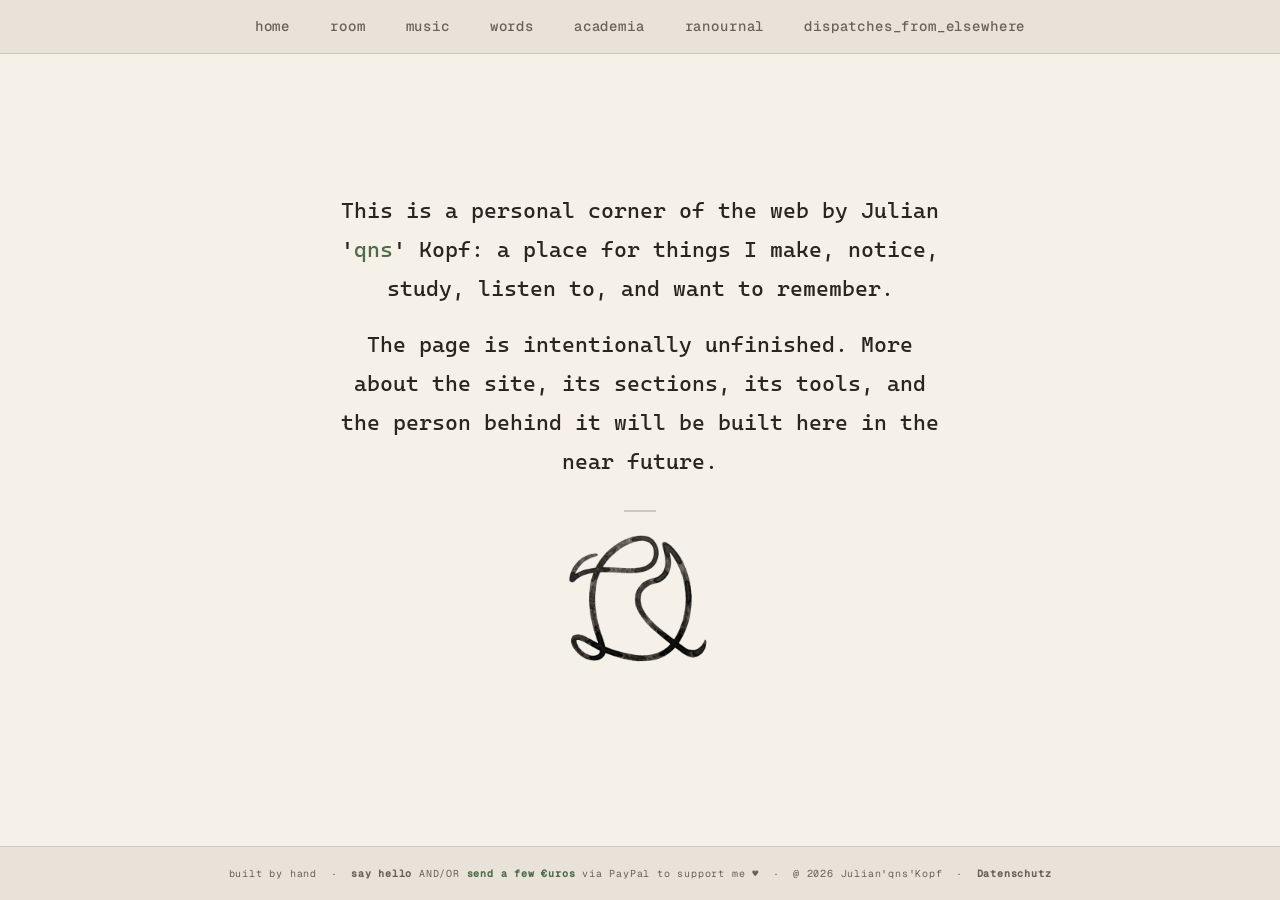
<file: about.html>
<!DOCTYPE html>
<html lang="en">
<head>
  <meta charset="UTF-8">
  <meta name="viewport" content="width=device-width, initial-scale=1.0">
  <title>About — (The) Qorner</title>
  <meta name="description" content="A personal corner of the web by Julian 'qns' Kopf: a place for things I make, notice, study, listen to, and want to remember.">
  <link rel="canonical" href="https://qorner.fyi/about.html">
  <meta property="og:type" content="website">
  <meta property="og:site_name" content="(The) Qorner">
  <meta property="og:title" content="About — (The) Qorner">
  <meta property="og:description" content="A personal corner of the web by Julian 'qns' Kopf: a place for things I make, notice, study, listen to, and want to remember.">
  <meta property="og:url" content="https://qorner.fyi/about.html">
  <meta property="og:image" content="https://qorner.fyi/og.png">
  <link rel="preload" href="fonts/cascadia-mono-latin-400-normal.woff2" as="font" type="font/woff2" crossorigin>
<!-- @head -->
  <link rel="icon" href="/favicon.ico" sizes="32x32">
  <link rel="icon" href="/favicon.svg" type="image/svg+xml">
  <link rel="apple-touch-icon" href="/apple-touch-icon.png">
  <link rel="preload" href="fonts/instrument-serif-latin-400-normal.woff2" as="font" type="font/woff2" crossorigin>
  <link rel="preload" href="fonts/geist-mono-latin-500-normal.woff2" as="font" type="font/woff2" crossorigin>
  <link rel="stylesheet" href="styles.css?v=7b53b1a2">
<!-- @/head -->
</head>
<body class="section-page about-page">
<!-- @phoneblock -->
  <div class="phone-block">
    <p class="phone-block-quote"><em>FUCK phones!</em> Only available on “big screens”, not sorry.</p>
    <div class="phone-block-author"><img class="phone-block-logo" src="logo-small.png" width="400" height="400" loading="lazy" alt="Q's logo"></div>
  </div>
<!-- @/phoneblock -->
<!-- @nav -->
  <nav><ul class="nav-links">
    <li><a href="index.html">home</a></li><li><a href="room.html">room</a></li><li><a href="music.html">music</a></li><li><a href="words.html">words</a></li><li><a href="academia.html">academia</a></li><li><a href="ranournal.html">ranournal</a></li><li><a href="dispatches.html">dispatches_from_elsewhere</a></li>
  </ul></nav>
<!-- @/nav -->
  <main>
    <section id="about">
      <div class="about-copy">
        <p class="about-text">This is a personal corner of the web by Julian '<span class="qns">qns</span>' Kopf: a place for things I make, notice, study, listen to, and want to remember.</p>
        <p class="about-text">The page is intentionally unfinished. More about the site, its sections, its tools, and the person behind it will be built here in the near future.</p>
      </div>
      <div class="about-author"><img class="about-logo" src="logo-small.png" width="400" height="400" alt="Q's logo"></div>
    </section>
  </main>
<!-- @footer -->
  <footer>
    <span>built by hand &nbsp;·&nbsp; <a href="mailto:qlsen@gmx.net">say hello</a> AND/OR <a class="footer-paypal" href="https://paypal.me/qlsen" target="_blank" rel="noopener noreferrer">send a few €uros</a> via PayPal to support me ♥️ &nbsp;·&nbsp; @ 2026 <a class="footer-about" href="about.html">Julian'qns'Kopf</a> &nbsp;·&nbsp; <a href="datenschutz.html">Datenschutz</a></span>
  </footer>
<!-- @/footer -->
</body>
</html>
</file>
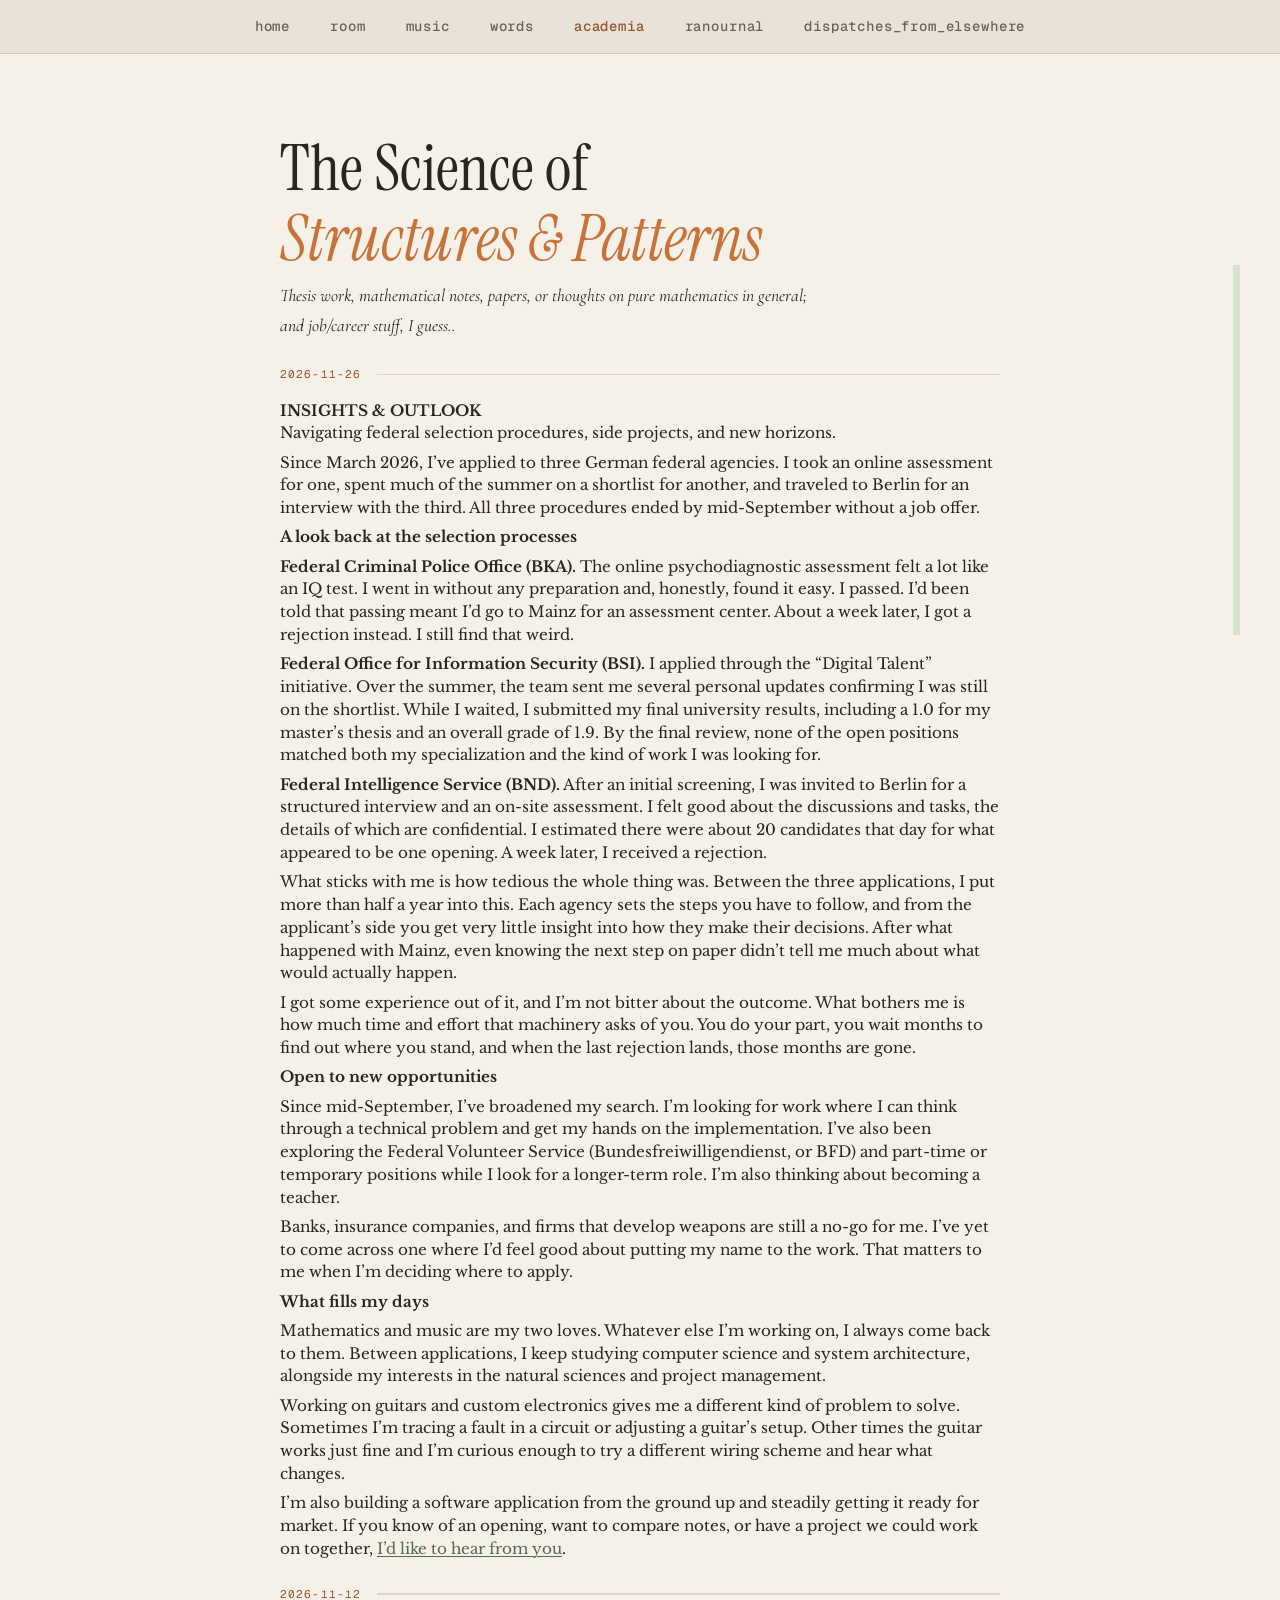
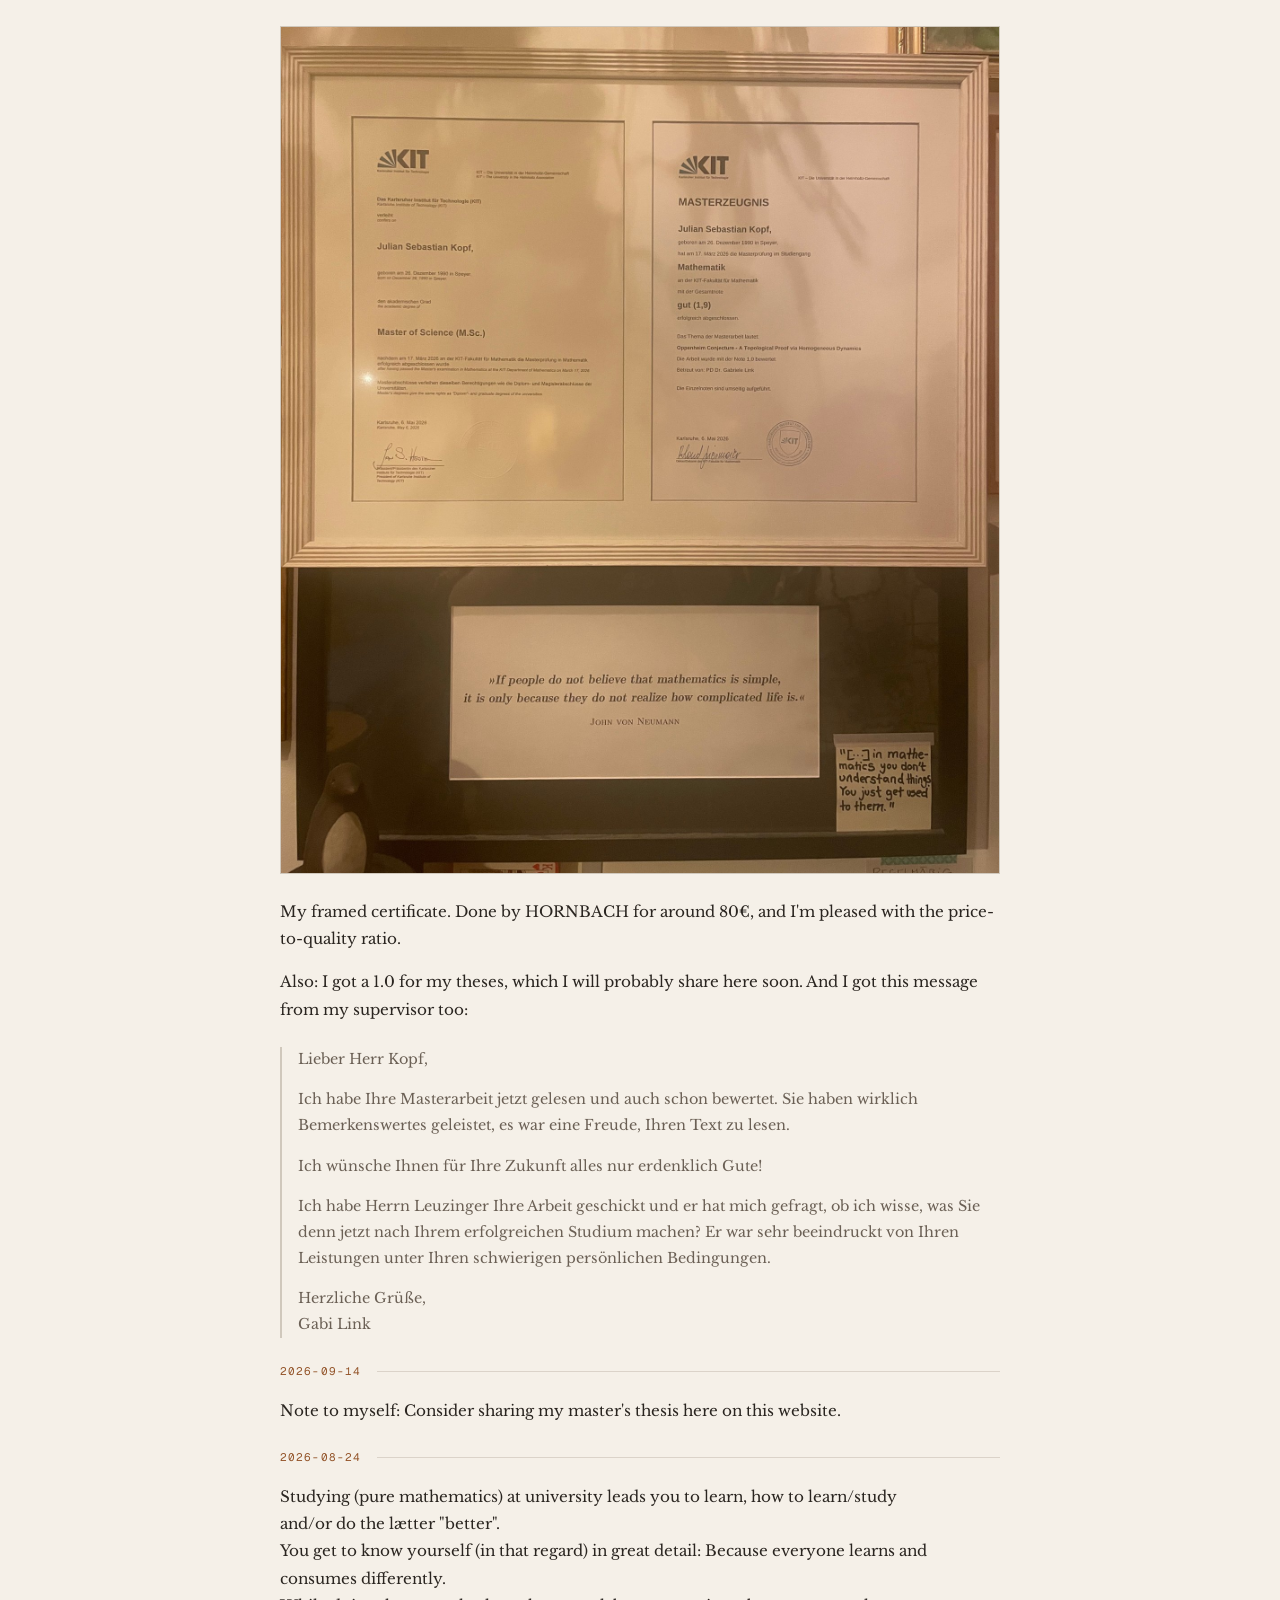
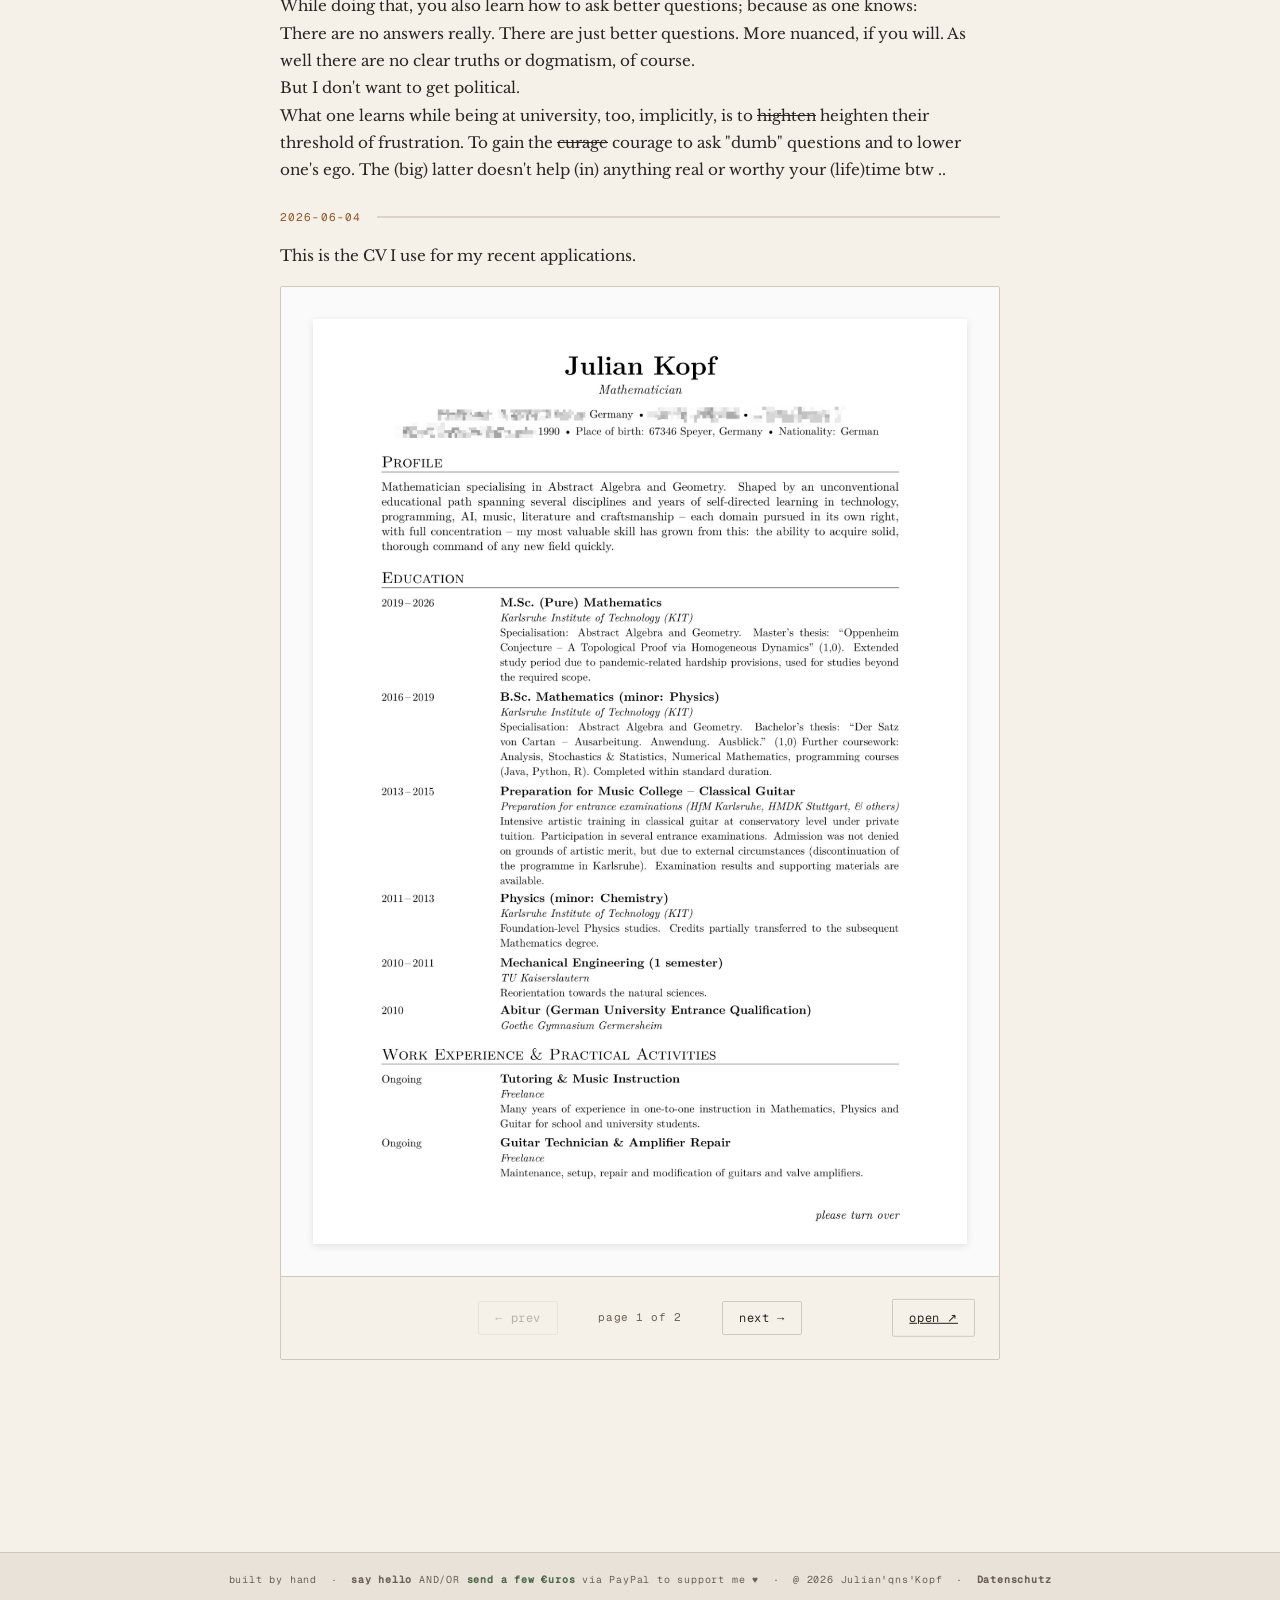
<file: academia.html>
<!DOCTYPE html>
<html lang="en">
<head>
  <meta charset="UTF-8">
  <meta name="viewport" content="width=device-width, initial-scale=1.0">
  <title>Academia — (The) Qorner</title>
  <meta name="description" content="Thesis work, notes on pure mathematics, and life after university.">
  <link rel="canonical" href="https://qorner.fyi/academia.html">
  <meta property="og:type" content="website">
  <meta property="og:site_name" content="(The) Qorner">
  <meta property="og:title" content="Academia — (The) Qorner">
  <meta property="og:description" content="Thesis work, notes on pure mathematics, and life after university.">
  <meta property="og:url" content="https://qorner.fyi/academia.html">
  <meta property="og:image" content="https://qorner.fyi/og.png">
<!-- @head -->
  <link rel="icon" href="/favicon.ico" sizes="32x32">
  <link rel="icon" href="/favicon.svg" type="image/svg+xml">
  <link rel="apple-touch-icon" href="/apple-touch-icon.png">
  <link rel="preload" href="fonts/instrument-serif-latin-400-normal.woff2" as="font" type="font/woff2" crossorigin>
  <link rel="preload" href="fonts/geist-mono-latin-500-normal.woff2" as="font" type="font/woff2" crossorigin>
  <link rel="stylesheet" href="styles.css?v=7b53b1a2">
<!-- @/head -->
  <style>
    #federal-selection-procedures .media-text { line-height: 1.5; }
    #federal-selection-procedures .media-text + .media-text,
    #federal-selection-procedures [itemprop="articleBody"] { margin-top: 0.4rem; }
    #federal-selection-procedures h3.media-text + .media-text { margin-top: 0; }
  </style>
</head>
<body class="section-page academia-page">
<!-- @phoneblock -->
  <div class="phone-block">
    <p class="phone-block-quote"><em>FUCK phones!</em> Only available on “big screens”, not sorry.</p>
    <div class="phone-block-author"><img class="phone-block-logo" src="logo-small.png" width="400" height="400" loading="lazy" alt="Q's logo"></div>
  </div>
<!-- @/phoneblock -->
<!-- @nav -->
  <nav><ul class="nav-links">
    <li><a href="index.html">home</a></li><li><a href="room.html">room</a></li><li><a href="music.html">music</a></li><li><a href="words.html">words</a></li><li><a href="academia.html">academia</a></li><li><a href="ranournal.html">ranournal</a></li><li><a href="dispatches.html">dispatches_from_elsewhere</a></li>
  </ul></nav>
<!-- @/nav -->
  <div class="section-progress" aria-hidden="true"><i></i></div>
  <main>
    <section id="academia">
      <div class="container">
        <h2 class="academia-title">
          The Science of<br>
          <span>Structures &amp; Patterns</span>
        </h2>
        <p class="academia-body">
          Thesis work, mathematical notes, papers, or thoughts on pure mathematics in general;<br>
          and job/career stuff, I guess..
        </p>
        <!-- <div class="cite-block">
          <p>
            Let Q be an indefinite irrational quadratic form in n ≥ 3 variables.
            Then Q(Z<sup>n</sup>) is dense in ℝ.
          </p>
          <span class="cite-source">— Oppenheim Conjecture (Margulis, 1987)</span>
        </div> -->
        <article class="media-post" id="federal-selection-procedures" aria-labelledby="federal-selection-title" itemscope itemtype="https://schema.org/BlogPosting">
          <meta itemprop="articleSection" content="Academia">
          <meta itemprop="keywords" content="career, public sector, software development, electronics">
          <meta itemprop="author" content="Julian Kopf">
          <div class="media-meta">
            <time class="media-date" itemprop="datePublished" datetime="2026-11-26">2026-11-26</time>
          </div>
          <h3 class="media-text" id="federal-selection-title" itemprop="headline"><strong>INSIGHTS &amp; OUTLOOK</strong></h3>
          <p class="media-text" itemprop="alternativeHeadline">Navigating federal selection procedures, side projects, and new horizons.</p>
          <div itemprop="articleBody">
            <p class="media-text">Since March 2026, I’ve applied to three German federal agencies. I took an online assessment for one, spent much of the summer on a shortlist for another, and traveled to Berlin for an interview with the third. All three procedures ended by mid-September without a job offer.</p>
            <h4 class="media-text">A look back at the selection processes</h4>
            <p class="media-text"><strong>Federal Criminal Police Office (BKA).</strong> The online psychodiagnostic assessment felt a lot like an IQ test. I went in without any preparation and, honestly, found it easy. I passed. I’d been told that passing meant I’d go to Mainz for an assessment center. About a week later, I got a rejection instead. I still find that weird.</p>
            <p class="media-text"><strong>Federal Office for Information Security (BSI).</strong> I applied through the “Digital Talent” initiative. Over the summer, the team sent me several personal updates confirming I was still on the shortlist. While I waited, I submitted my final university results, including a 1.0 for my master’s thesis and an overall grade of 1.9. By the final review, none of the open positions matched both my specialization and the kind of work I was looking for.</p>
            <p class="media-text"><strong>Federal Intelligence Service (BND).</strong> After an initial screening, I was invited to Berlin for a structured interview and an on-site assessment. I felt good about the discussions and tasks, the details of which are confidential. I estimated there were about 20 candidates that day for what appeared to be one opening. A week later, I received a rejection.</p>
            <p class="media-text">What sticks with me is how tedious the whole thing was. Between the three applications, I put more than half a year into this. Each agency sets the steps you have to follow, and from the applicant’s side you get very little insight into how they make their decisions. After what happened with Mainz, even knowing the next step on paper didn’t tell me much about what would actually happen.</p>
            <p class="media-text">I got some experience out of it, and I’m not bitter about the outcome. What bothers me is how much time and effort that machinery asks of you. You do your part, you wait months to find out where you stand, and when the last rejection lands, those months are gone.</p>
            <h4 class="media-text">Open to new opportunities</h4>
            <p class="media-text">Since mid-September, I’ve broadened my search. I’m looking for work where I can think through a technical problem and get my hands on the implementation. I’ve also been exploring the Federal Volunteer Service (<span lang="de">Bundesfreiwilligendienst</span>, or BFD) and part-time or temporary positions while I look for a longer-term role. I’m also thinking about becoming a teacher.</p>
            <p class="media-text">Banks, insurance companies, and firms that develop weapons are still a no-go for me. I’ve yet to come across one where I’d feel good about putting my name to the work. That matters to me when I’m deciding where to apply.</p>
            <h4 class="media-text">What fills my days</h4>
            <p class="media-text">Mathematics and music are my two loves. Whatever else I’m working on, I always come back to them. Between applications, I keep studying computer science and system architecture, alongside my interests in the natural sciences and project management.</p>
            <p class="media-text">Working on guitars and custom electronics gives me a different kind of problem to solve. Sometimes I’m tracing a fault in a circuit or adjusting a guitar’s setup. Other times the guitar works just fine and I’m curious enough to try a different wiring scheme and hear what changes.</p>
            <p class="media-text">I’m also building a software application from the ground up and steadily getting it ready for market. If you know of an opening, want to compare notes, or have a project we could work on together, <a href="mailto:qlsen@gmx.net">I’d like to hear from you</a>.</p>
          </div>
        </article>
        <div class="media-post" id="certificate-post" data-t="13:10">
          <div class="media-meta">
            <span class="media-date">2026-11-12</span>
          </div>
          <figure class="media-post-image">
            <img src="certificate_framed.jpeg" width="1600" height="1884" loading="lazy" decoding="async" alt="My framed master's certificate">
          </figure>
          <p class="media-text">
            My framed certificate. Done by HORNBACH for around 80€, and I'm pleased with the price-to-quality ratio.
          </p>
          <p class="media-text">
            Also: I got a 1.0 for my theses, which I will probably share here soon. And I got this message from my supervisor too:
          </p>
          <blockquote class="media-quote" lang="de">
            <p>Lieber Herr Kopf,</p>
            <p>Ich habe Ihre Masterarbeit jetzt gelesen und auch schon bewertet. Sie haben wirklich Bemerkenswertes geleistet, es war eine Freude, Ihren Text zu lesen.</p>
            <p>Ich wünsche Ihnen für Ihre Zukunft alles nur erdenklich Gute!</p>
            <p>Ich habe Herrn Leuzinger Ihre Arbeit geschickt und er hat mich gefragt, ob ich wisse, was Sie denn jetzt nach Ihrem erfolgreichen Studium machen? Er war sehr beeindruckt von Ihren Leistungen unter Ihren schwierigen persönlichen Bedingungen.</p>
            <p>Herzliche Grüße,<br>Gabi Link</p>
          </blockquote>
        </div>
        <div class="media-post" id="thesis-note">
          <div class="media-meta">
            <span class="media-date">2026-09-14</span>
          </div>
          <p class="media-text">
            Note to myself: Consider sharing my master's thesis here on this website.
          </p>
        </div>
              <div class="media-post" id="studying-note">
          <div class="media-meta">
            <span class="media-date">2026-08-24</span>
          </div>
          <p class="media-text">
            Studying (pure mathematics) at university leads you to learn, how to learn/study <br> and/or do the l&aelig;tter "better". <br> You get to know yourself (in that regard) in great detail: Because everyone learns and consumes differently. <br> While doing that, you also learn how to ask better questions; because as one knows: <br> 
            There are no answers really. There are just better questions. More nuanced, if you will. As well there are no clear truths or dogmatism, of course. <br> But I don't want to get political. <br>
  What one learns while being at university, too, implicitly, is to <s>highten</s> heighten their threshold of frustration. To gain the <s>curage</s> courage to ask "dumb" questions and to lower one's ego. The (big) latter doesn't help (in) anything real or worthy your (life)time btw .. 
          </p>
        </div>
        <div class="media-post" id="cv-post">
          <div class="media-meta">
            <span class="media-date">2026-06-04</span>
          </div>
          <p class="media-text">
            This is the CV I use for my recent applications.
          </p>
        </div>
        <div class="pdf-preview">
          <div class="pdf-container">
            <canvas id="pdfCanvas"></canvas>
          </div>
          <div class="pdf-controls">
    <button id="pdfPrev" class="pdf-btn">← prev</button>
    <span class="pdf-page-info">
      page <span id="currentPage">1</span> of <span id="totalPages">?</span>
    </span>
    <button id="pdfNext" class="pdf-btn">next →</button>
    <a href="cv_Q2-26.pdf" target="_blank" rel="noopener" class="pdf-btn pdf-btn-right">open ↗</a>
  </div>
        </div>

        <!-- <div class="media-post">
          <div class="media-meta">
            <span class="media-date">2026-05-20</span>
          </div>
          <p class="media-text">
            A note on the density of quadratic forms and their applications to number theory.
          </p>
        </div> -->
      </div>
    </section>
  </main>
<!-- @footer -->
  <footer>
    <span>built by hand &nbsp;·&nbsp; <a href="mailto:qlsen@gmx.net">say hello</a> AND/OR <a class="footer-paypal" href="https://paypal.me/qlsen" target="_blank" rel="noopener noreferrer">send a few €uros</a> via PayPal to support me ♥️ &nbsp;·&nbsp; @ 2026 <a class="footer-about" href="about.html">Julian'qns'Kopf</a> &nbsp;·&nbsp; <a href="datenschutz.html">Datenschutz</a></span>
  </footer>
<!-- @/footer -->
  <script src="section-progress.js?v=83421c5c"></script>
  <script src="cv-viewer.js?v=38320336" defer></script>
</body>
</html>
</file>
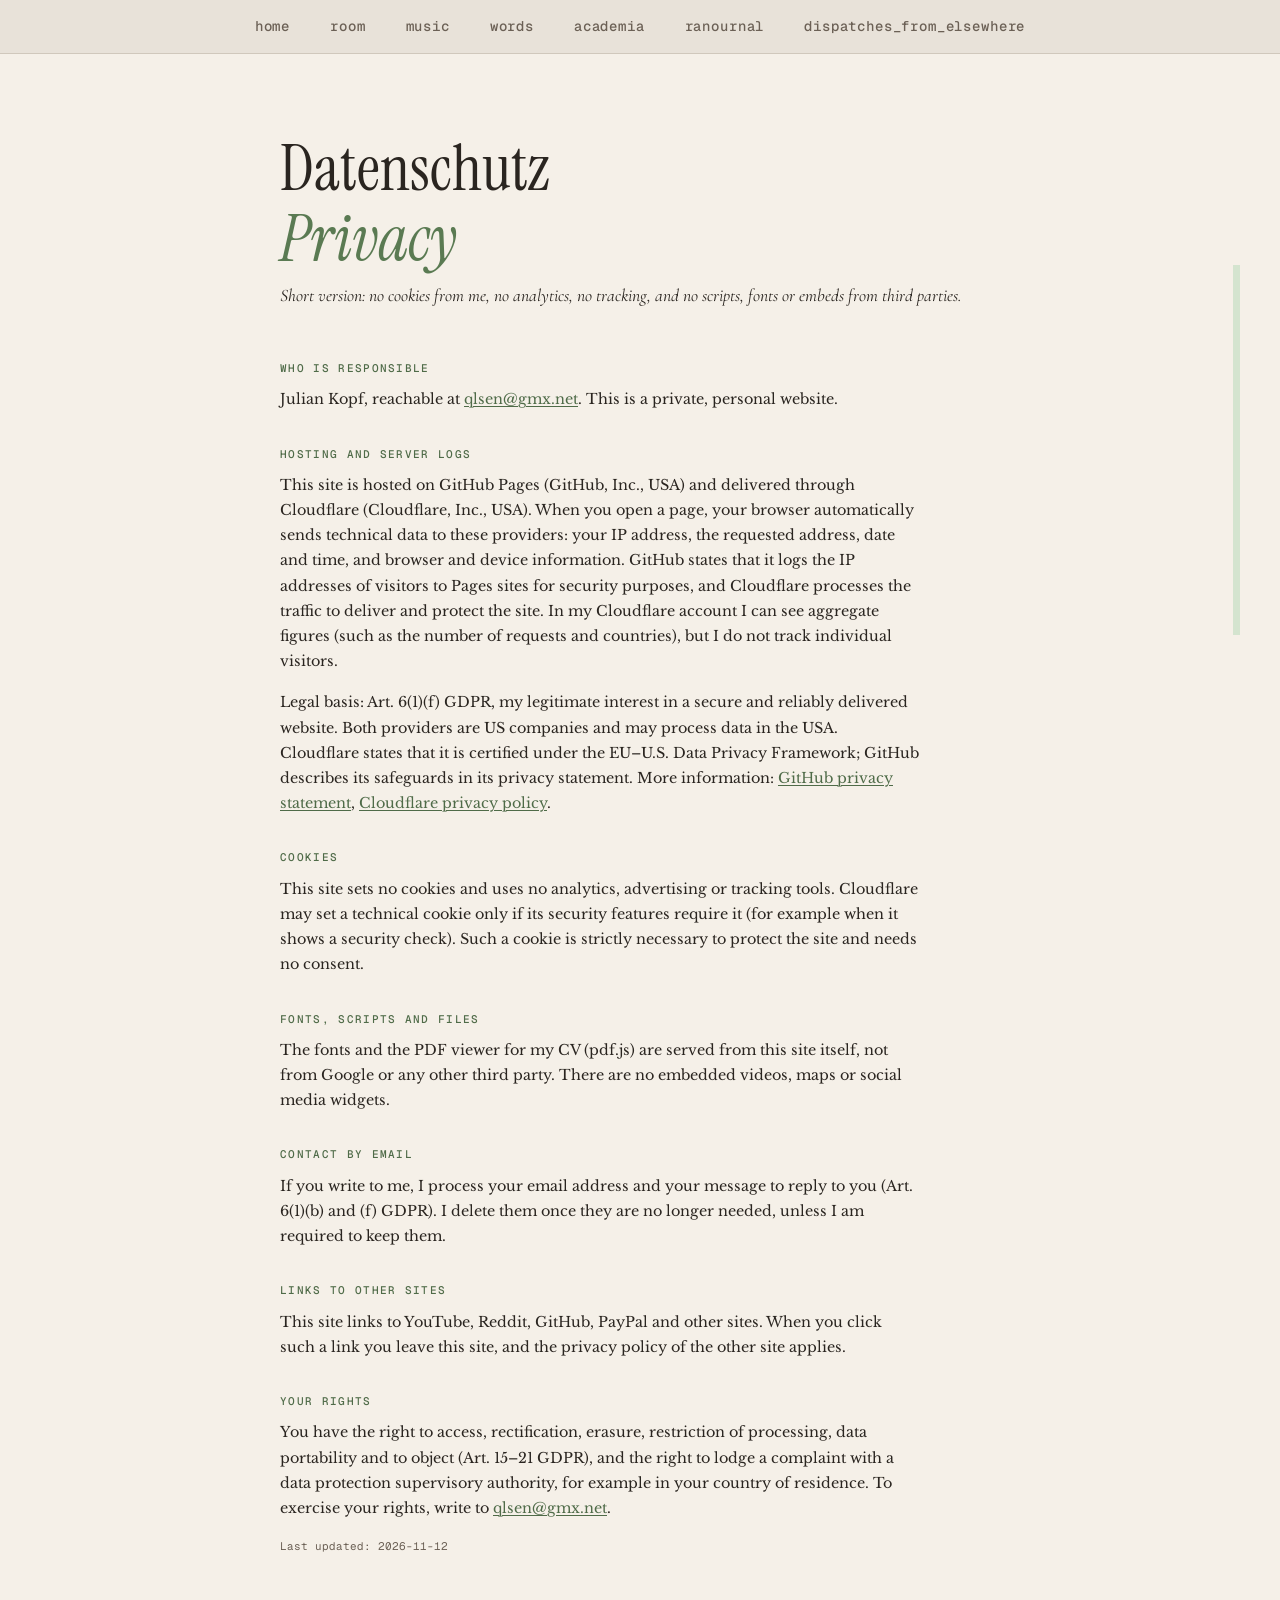
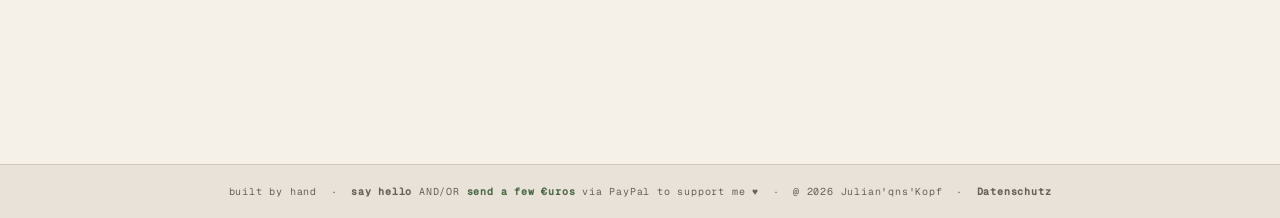
<file: datenschutz.html>
<!DOCTYPE html>
<html lang="en">
<head>
  <meta charset="UTF-8">
  <meta name="viewport" content="width=device-width, initial-scale=1.0">
  <title>Datenschutz — (The) Qorner</title>
  <meta name="description" content="Privacy notice (Datenschutzerklärung) for qorner.fyi.">
  <link rel="canonical" href="https://qorner.fyi/datenschutz.html">
  <meta property="og:type" content="website">
  <meta property="og:site_name" content="(The) Qorner">
  <meta property="og:title" content="Datenschutz — (The) Qorner">
  <meta property="og:description" content="Privacy notice (Datenschutzerklärung) for qorner.fyi.">
  <meta property="og:url" content="https://qorner.fyi/datenschutz.html">
  <meta property="og:image" content="https://qorner.fyi/og.png">
<!-- @head -->
  <link rel="icon" href="/favicon.ico" sizes="32x32">
  <link rel="icon" href="/favicon.svg" type="image/svg+xml">
  <link rel="apple-touch-icon" href="/apple-touch-icon.png">
  <link rel="preload" href="fonts/instrument-serif-latin-400-normal.woff2" as="font" type="font/woff2" crossorigin>
  <link rel="preload" href="fonts/geist-mono-latin-500-normal.woff2" as="font" type="font/woff2" crossorigin>
  <link rel="stylesheet" href="styles.css?v=7b53b1a2">
<!-- @/head -->
</head>
<body class="section-page">
<!-- @phoneblock -->
  <div class="phone-block">
    <p class="phone-block-quote"><em>FUCK phones!</em> Only available on “big screens”, not sorry.</p>
    <div class="phone-block-author"><img class="phone-block-logo" src="logo-small.png" width="400" height="400" loading="lazy" alt="Q's logo"></div>
  </div>
<!-- @/phoneblock -->
<!-- @nav -->
  <nav><ul class="nav-links">
    <li><a href="index.html">home</a></li><li><a href="room.html">room</a></li><li><a href="music.html">music</a></li><li><a href="words.html">words</a></li><li><a href="academia.html">academia</a></li><li><a href="ranournal.html">ranournal</a></li><li><a href="dispatches.html">dispatches_from_elsewhere</a></li>
  </ul></nav>
<!-- @/nav -->
  <div class="section-progress" aria-hidden="true"><i></i></div>
  <main>
    <section id="datenschutz">
      <div class="container">
        <h2 class="room-title">Datenschutz<br><span class="room-detail"><em>Privacy</em></span></h2>
        <p class="room-body">Short version: no cookies from me, no analytics, no tracking, and no scripts, fonts or embeds from third parties.</p>
        <div class="legal">
          <h3>Who is responsible</h3>
          <p>Julian Kopf, reachable at <a href="mailto:qlsen@gmx.net">qlsen@gmx.net</a>. This is a private, personal website.</p>

          <h3>Hosting and server logs</h3>
          <p>This site is hosted on GitHub Pages (GitHub, Inc., USA) and delivered through Cloudflare (Cloudflare, Inc., USA). When you open a page, your browser automatically sends technical data to these providers: your IP address, the requested address, date and time, and browser and device information. GitHub states that it logs the IP addresses of visitors to Pages sites for security purposes, and Cloudflare processes the traffic to deliver and protect the site. In my Cloudflare account I can see aggregate figures (such as the number of requests and countries), but I do not track individual visitors.</p>
          <p>Legal basis: Art. 6(1)(f) GDPR, my legitimate interest in a secure and reliably delivered website. Both providers are US companies and may process data in the USA. Cloudflare states that it is certified under the EU–U.S. Data Privacy Framework; GitHub describes its safeguards in its privacy statement. More information: <a href="https://docs.github.com/en/site-policy/privacy-policies/github-general-privacy-statement" target="_blank" rel="noopener noreferrer">GitHub privacy statement</a>, <a href="https://www.cloudflare.com/privacypolicy/" target="_blank" rel="noopener noreferrer">Cloudflare privacy policy</a>.</p>

          <h3>Cookies</h3>
          <p>This site sets no cookies and uses no analytics, advertising or tracking tools. Cloudflare may set a technical cookie only if its security features require it (for example when it shows a security check). Such a cookie is strictly necessary to protect the site and needs no consent.</p>

          <h3>Fonts, scripts and files</h3>
          <p>The fonts and the PDF viewer for my CV (pdf.js) are served from this site itself, not from Google or any other third party. There are no embedded videos, maps or social media widgets.</p>

          <h3>Contact by email</h3>
          <p>If you write to me, I process your email address and your message to reply to you (Art. 6(1)(b) and (f) GDPR). I delete them once they are no longer needed, unless I am required to keep them.</p>

          <h3>Links to other sites</h3>
          <p>This site links to YouTube, Reddit, GitHub, PayPal and other sites. When you click such a link you leave this site, and the privacy policy of the other site applies.</p>

          <h3>Your rights</h3>
          <p>You have the right to access, rectification, erasure, restriction of processing, data portability and to object (Art. 15–21 GDPR), and the right to lodge a complaint with a data protection supervisory authority, for example in your country of residence. To exercise your rights, write to <a href="mailto:qlsen@gmx.net">qlsen@gmx.net</a>.</p>

          <p class="legal-meta">Last updated: 2026-11-12</p>
        </div>
      </div>
    </section>
  </main>
<!-- @footer -->
  <footer>
    <span>built by hand &nbsp;·&nbsp; <a href="mailto:qlsen@gmx.net">say hello</a> AND/OR <a class="footer-paypal" href="https://paypal.me/qlsen" target="_blank" rel="noopener noreferrer">send a few €uros</a> via PayPal to support me ♥️ &nbsp;·&nbsp; @ 2026 <a class="footer-about" href="about.html">Julian'qns'Kopf</a> &nbsp;·&nbsp; <a href="datenschutz.html">Datenschutz</a></span>
  </footer>
<!-- @/footer -->
  <script src="section-progress.js?v=83421c5c"></script>
</body>
</html>
</file>
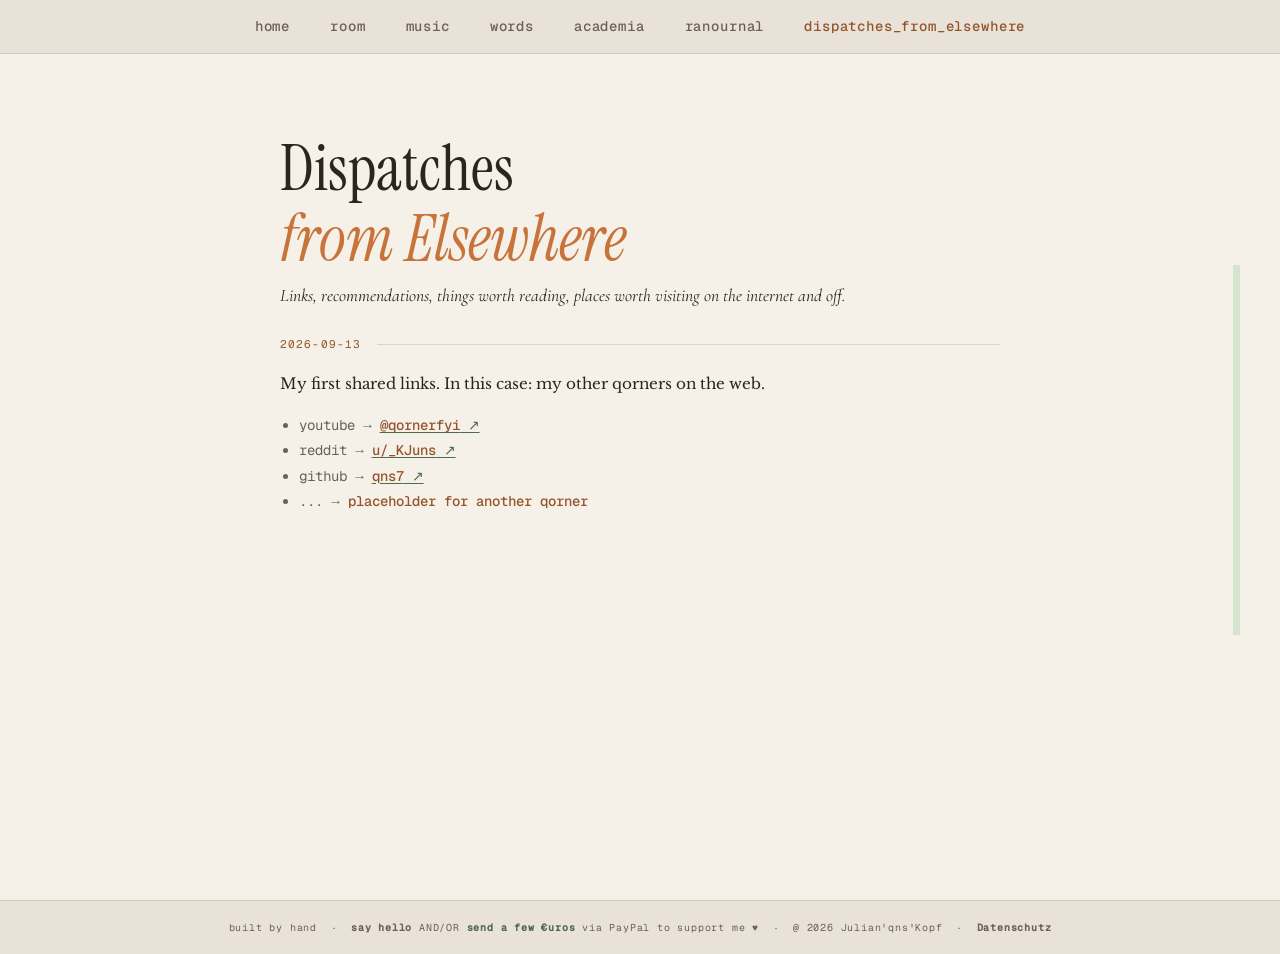
<file: dispatches.html>
<!DOCTYPE html>
<html lang="en">
<head>
  <meta charset="UTF-8">
  <meta name="viewport" content="width=device-width, initial-scale=1.0">
  <title>Dispatches — (The) Qorner</title>
  <meta name="description" content="Links, recommendations, things worth reading, places worth visiting on the internet and off.">
  <link rel="canonical" href="https://qorner.fyi/dispatches.html">
  <meta property="og:type" content="website">
  <meta property="og:site_name" content="(The) Qorner">
  <meta property="og:title" content="Dispatches — (The) Qorner">
  <meta property="og:description" content="Links, recommendations, things worth reading, places worth visiting on the internet and off.">
  <meta property="og:url" content="https://qorner.fyi/dispatches.html">
  <meta property="og:image" content="https://qorner.fyi/og.png">
<!-- @head -->
  <link rel="icon" href="/favicon.ico" sizes="32x32">
  <link rel="icon" href="/favicon.svg" type="image/svg+xml">
  <link rel="apple-touch-icon" href="/apple-touch-icon.png">
  <link rel="preload" href="fonts/instrument-serif-latin-400-normal.woff2" as="font" type="font/woff2" crossorigin>
  <link rel="preload" href="fonts/geist-mono-latin-500-normal.woff2" as="font" type="font/woff2" crossorigin>
  <link rel="stylesheet" href="styles.css?v=7b53b1a2">
<!-- @/head -->
</head>
<body class="section-page dispatches-page">
<!-- @phoneblock -->
  <div class="phone-block">
    <p class="phone-block-quote"><em>FUCK phones!</em> Only available on “big screens”, not sorry.</p>
    <div class="phone-block-author"><img class="phone-block-logo" src="logo-small.png" width="400" height="400" loading="lazy" alt="Q's logo"></div>
  </div>
<!-- @/phoneblock -->
<!-- @nav -->
  <nav><ul class="nav-links">
    <li><a href="index.html">home</a></li><li><a href="room.html">room</a></li><li><a href="music.html">music</a></li><li><a href="words.html">words</a></li><li><a href="academia.html">academia</a></li><li><a href="ranournal.html">ranournal</a></li><li><a href="dispatches.html">dispatches_from_elsewhere</a></li>
  </ul></nav>
<!-- @/nav -->
  <div class="section-progress" aria-hidden="true"><i></i></div>
  <main>
    <section id="dispatches">
      <div class="container">
        <h2 class="dispatches-title">Dispatches<br><em>from Elsewhere</em></h2>
        <p class="dispatches-body">
          Links, recommendations, things worth reading, places worth visiting on the internet and off.
        </p>
        <div class="dispatch-list">
          <div class="media-post" id="links-post">
            <div class="media-meta">
              <span class="media-date">2026-09-13</span>
            </div>
            <p class="media-text">My first shared links.  In this case: my other qorners on the web. </p>
            <ul class="media-list">
              <li><span>youtube</span> &rarr; <a href="https://www.youtube.com/@qornerfyi" target="_blank" rel="noopener noreferrer"><strong>@qornerfyi</strong> ↗</a></li>
              <li><span>reddit</span> &rarr; <a href="https://www.reddit.com/user/_KJuns/" target="_blank" rel="noopener noreferrer"><strong>u/_KJuns</strong> ↗</a></li>
              <li><span>github</span> &rarr; <a href="https://github.com/qns7" target="_blank" rel="noopener noreferrer"><strong>qns7</strong> ↗</a></li>
              <li><span>...</span> &rarr; <strong>placeholder for another qorner</strong></li>
            </ul>
          </div>
        </div>
      </div>
    </section>
  </main>
<!-- @footer -->
  <footer>
    <span>built by hand &nbsp;·&nbsp; <a href="mailto:qlsen@gmx.net">say hello</a> AND/OR <a class="footer-paypal" href="https://paypal.me/qlsen" target="_blank" rel="noopener noreferrer">send a few €uros</a> via PayPal to support me ♥️ &nbsp;·&nbsp; @ 2026 <a class="footer-about" href="about.html">Julian'qns'Kopf</a> &nbsp;·&nbsp; <a href="datenschutz.html">Datenschutz</a></span>
  </footer>
<!-- @/footer -->
  <script src="section-progress.js?v=83421c5c"></script>
</body>
</html>
</file>
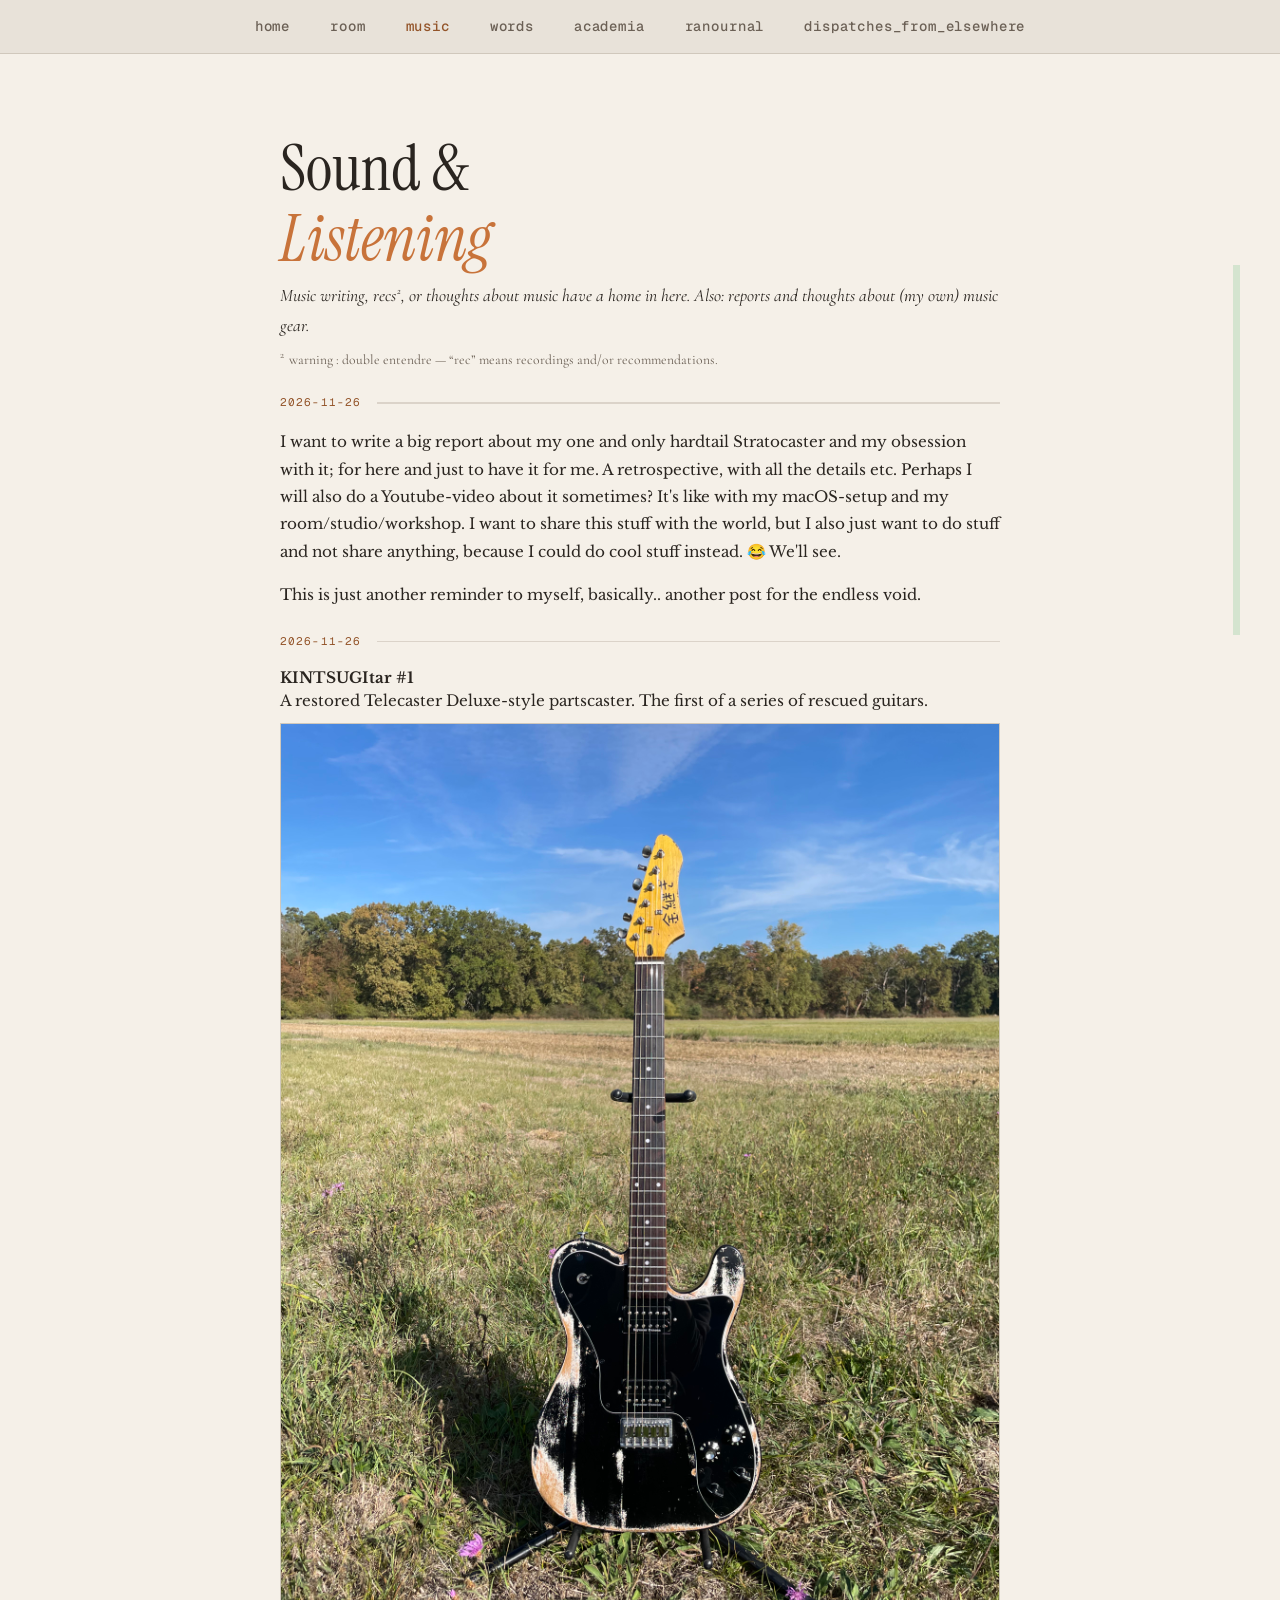
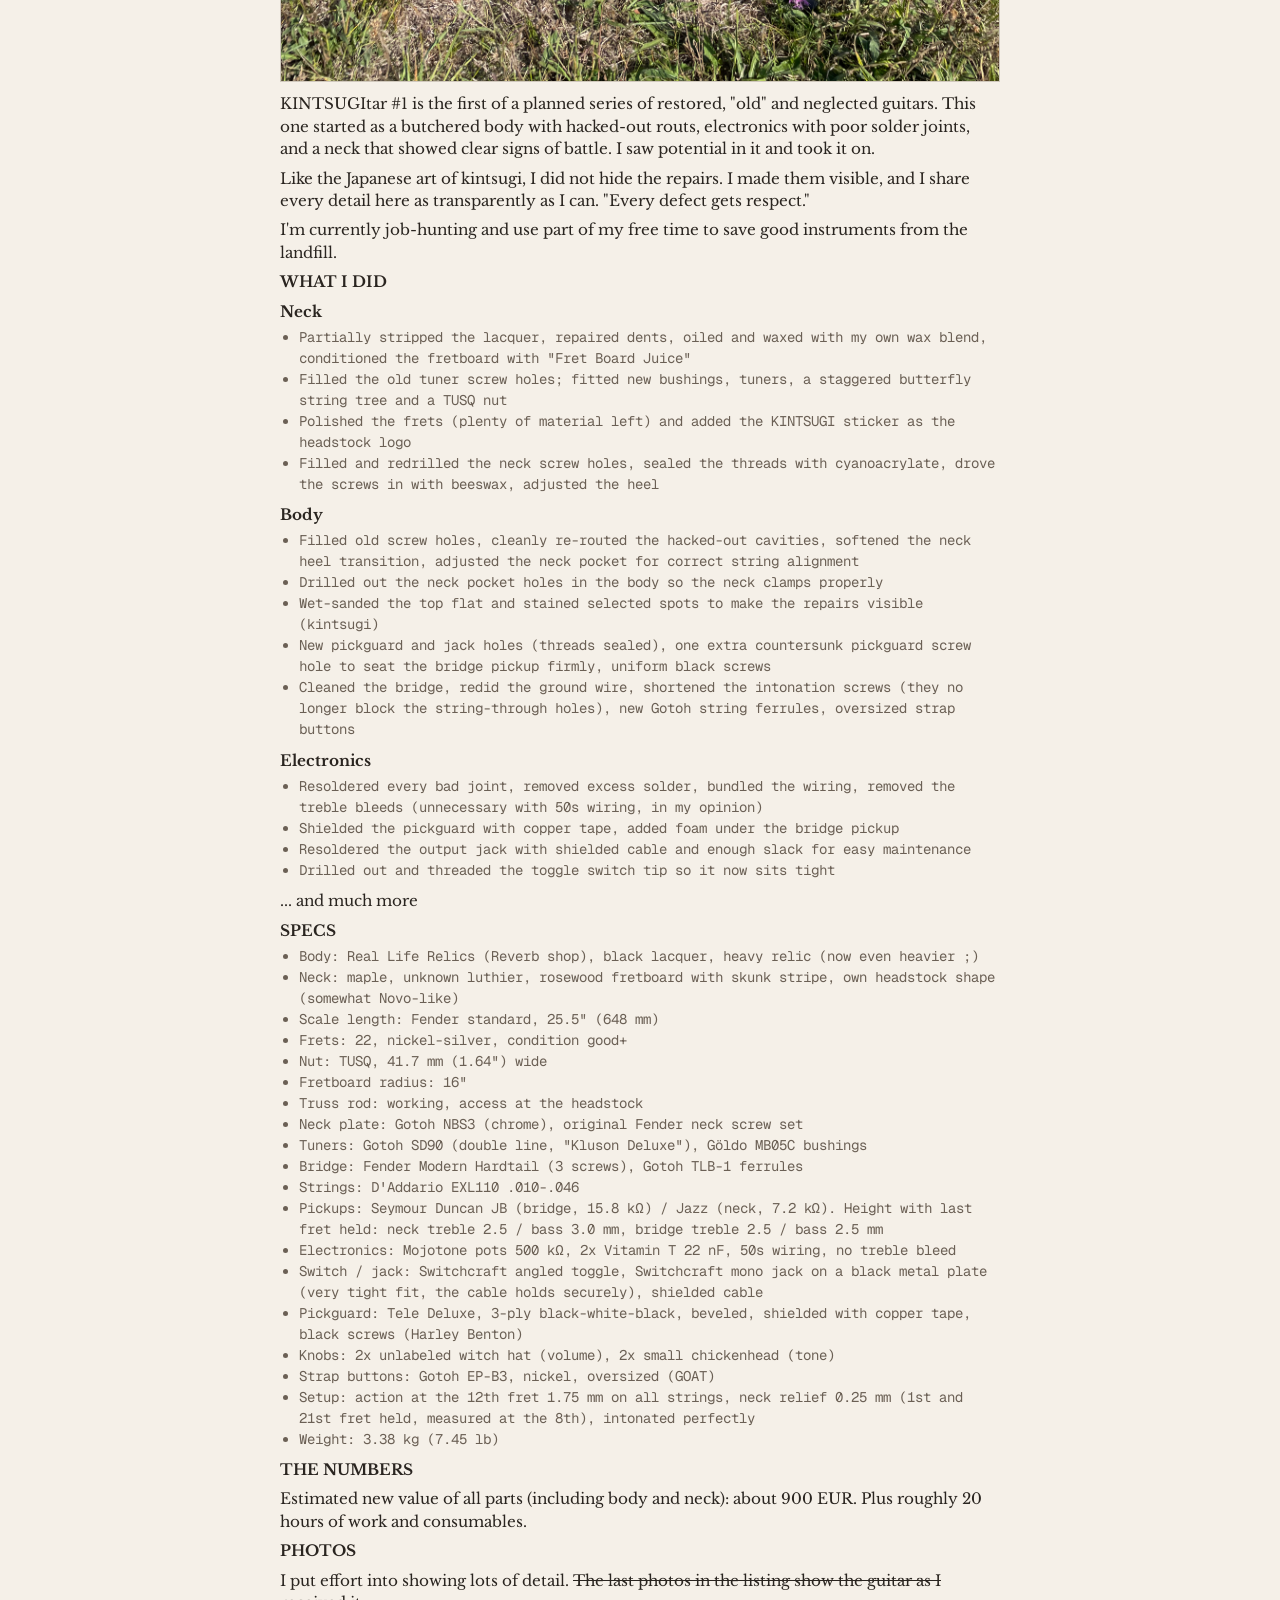
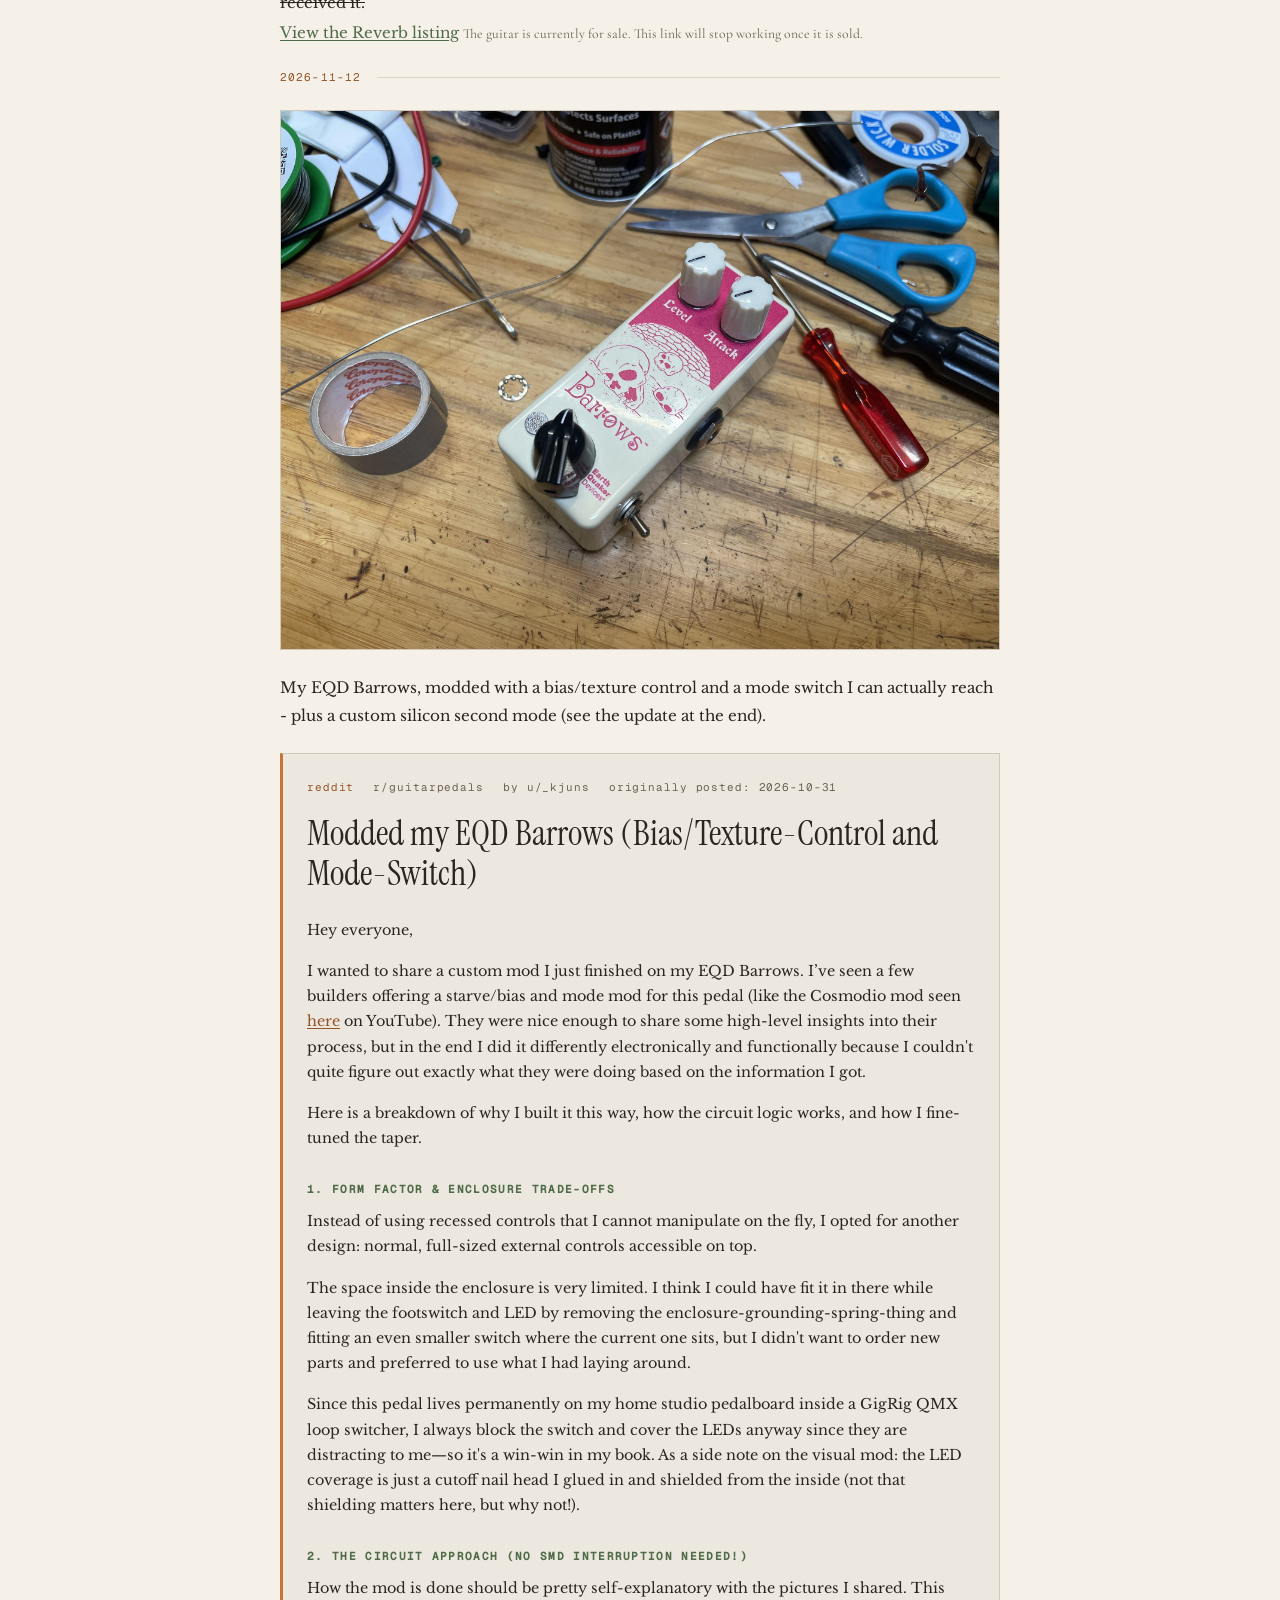
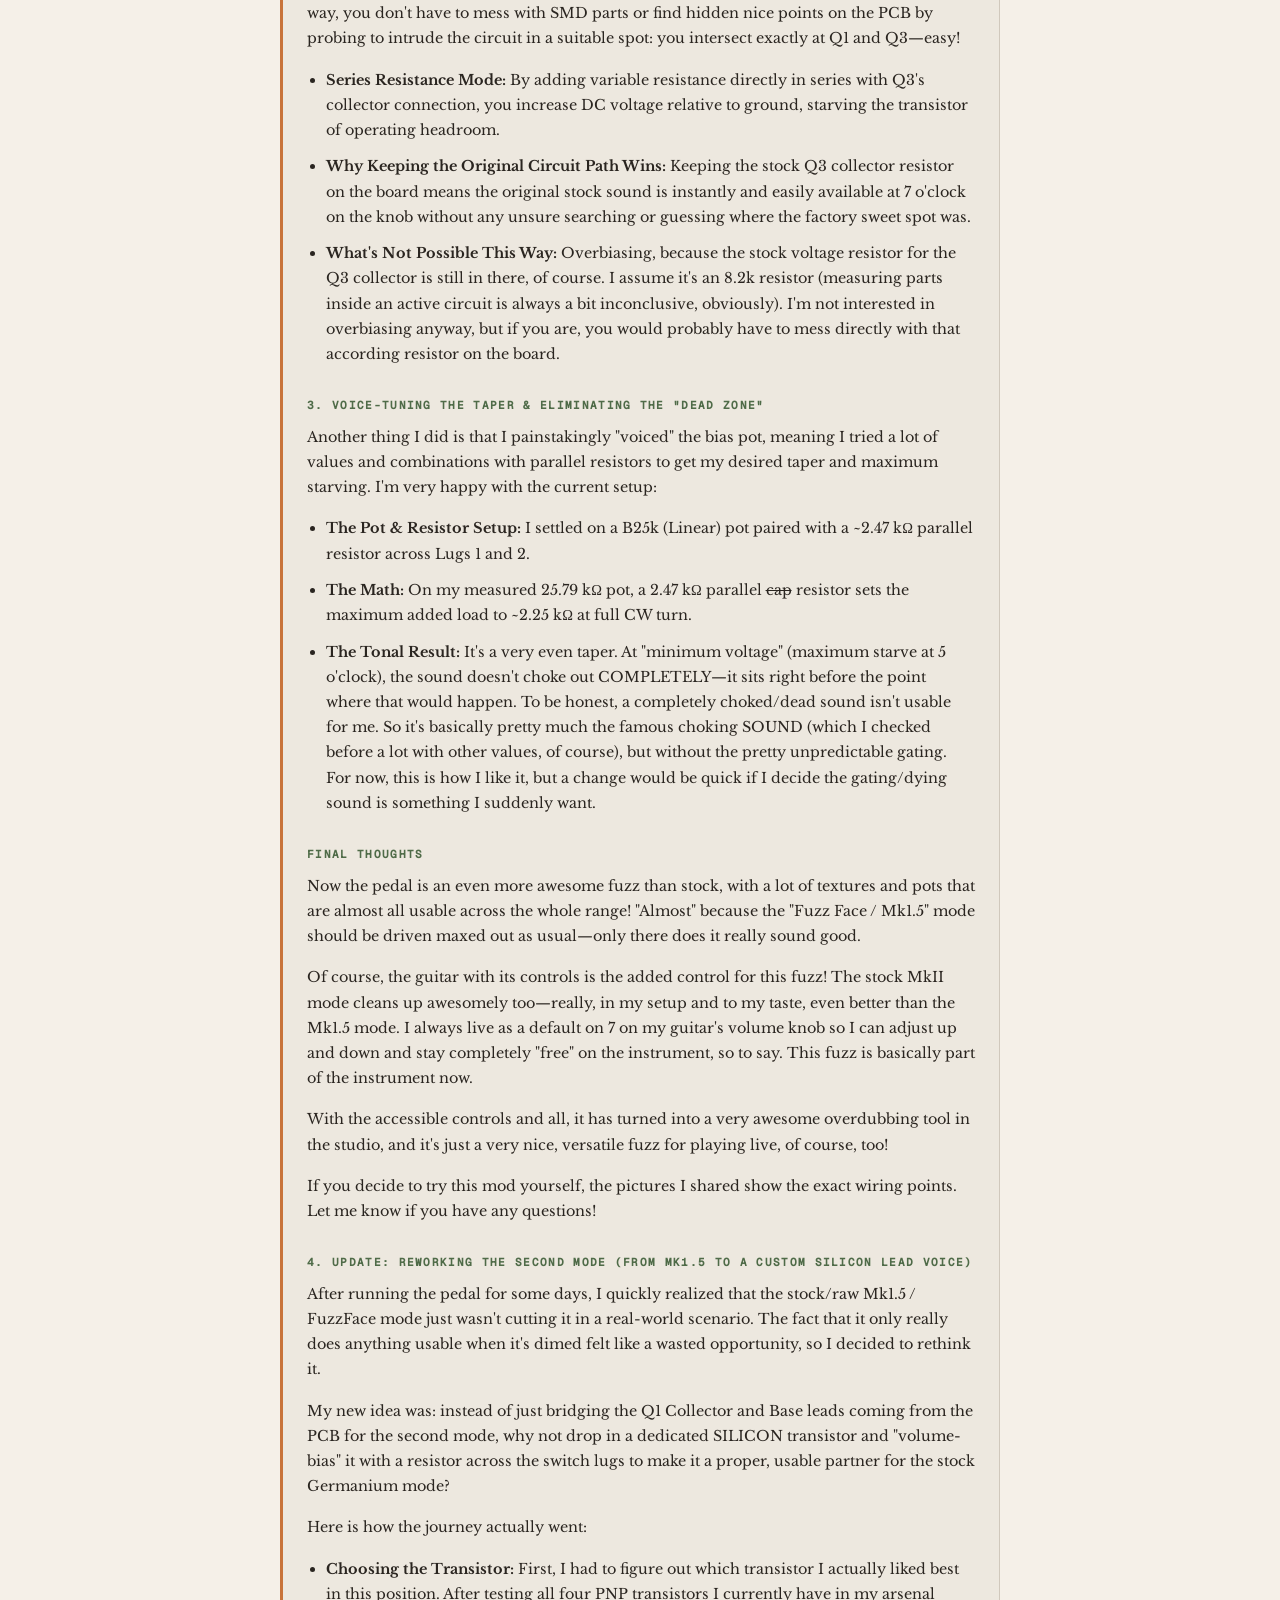
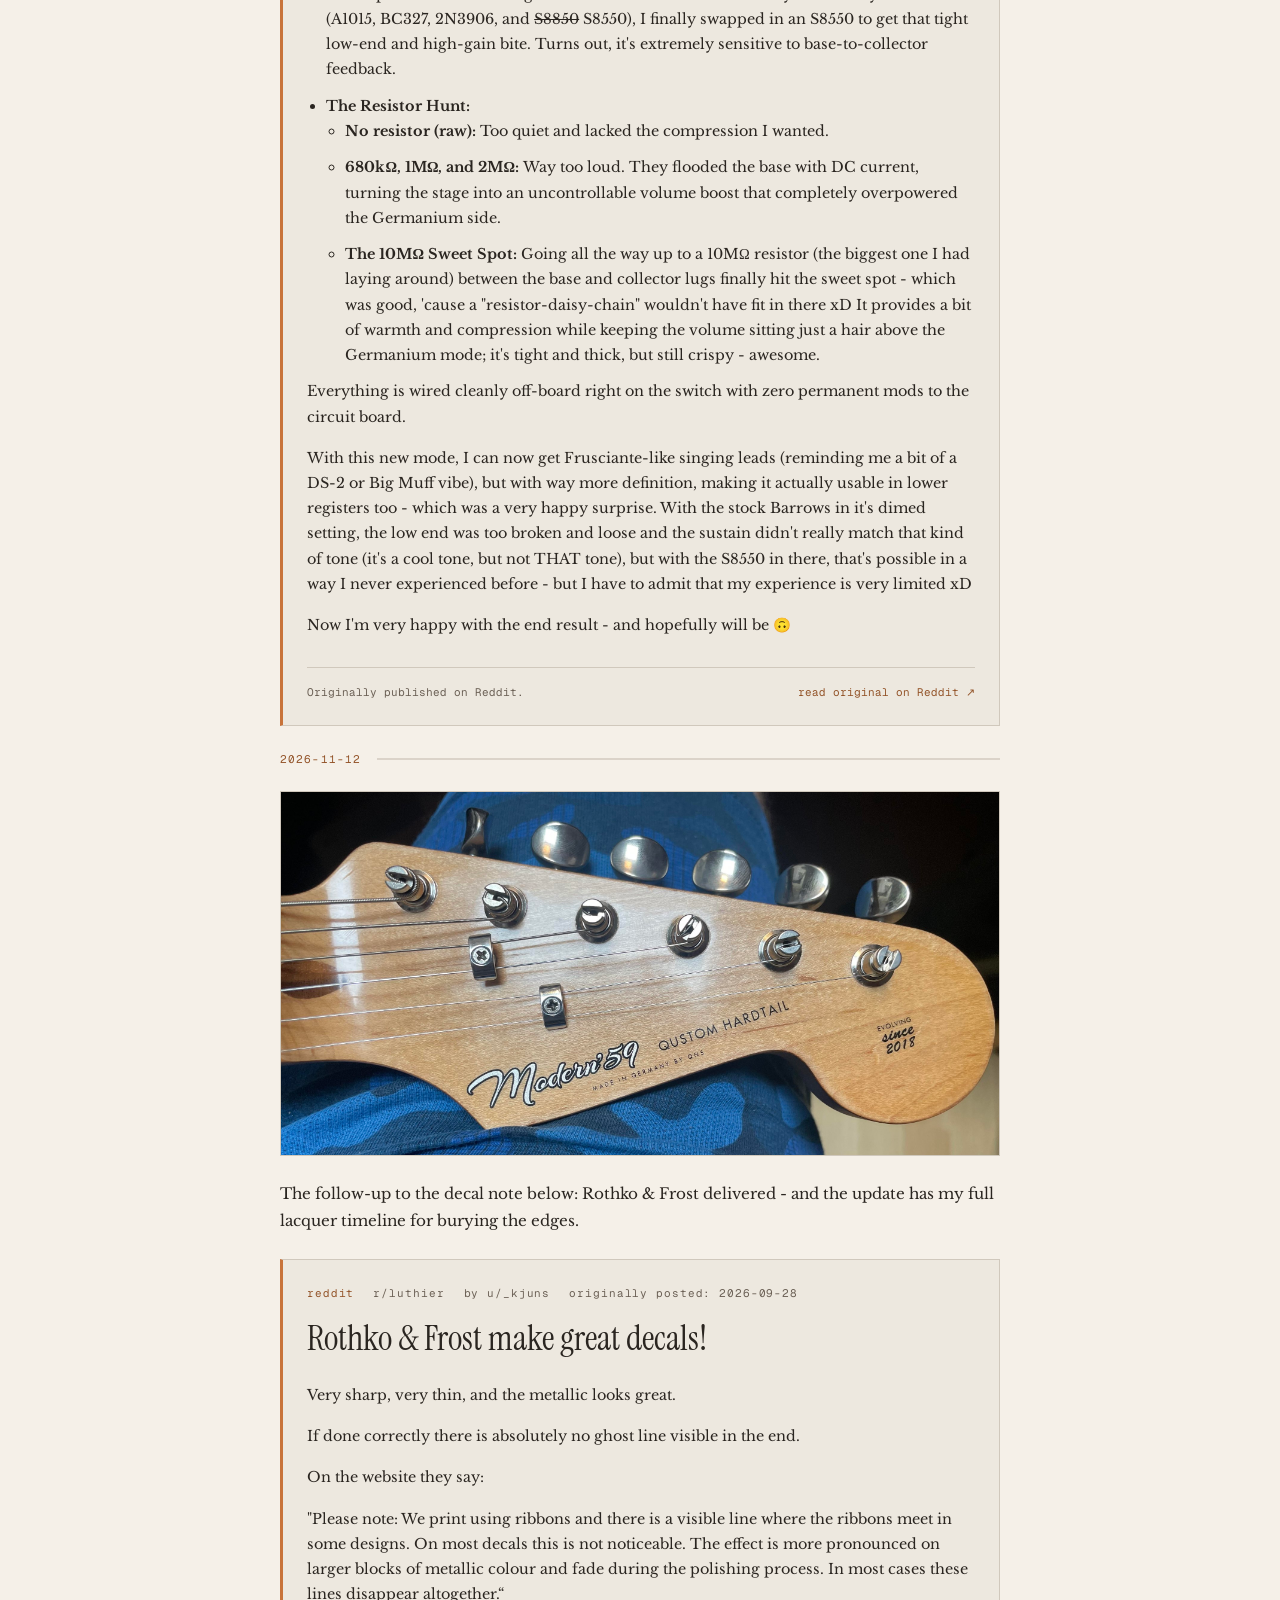
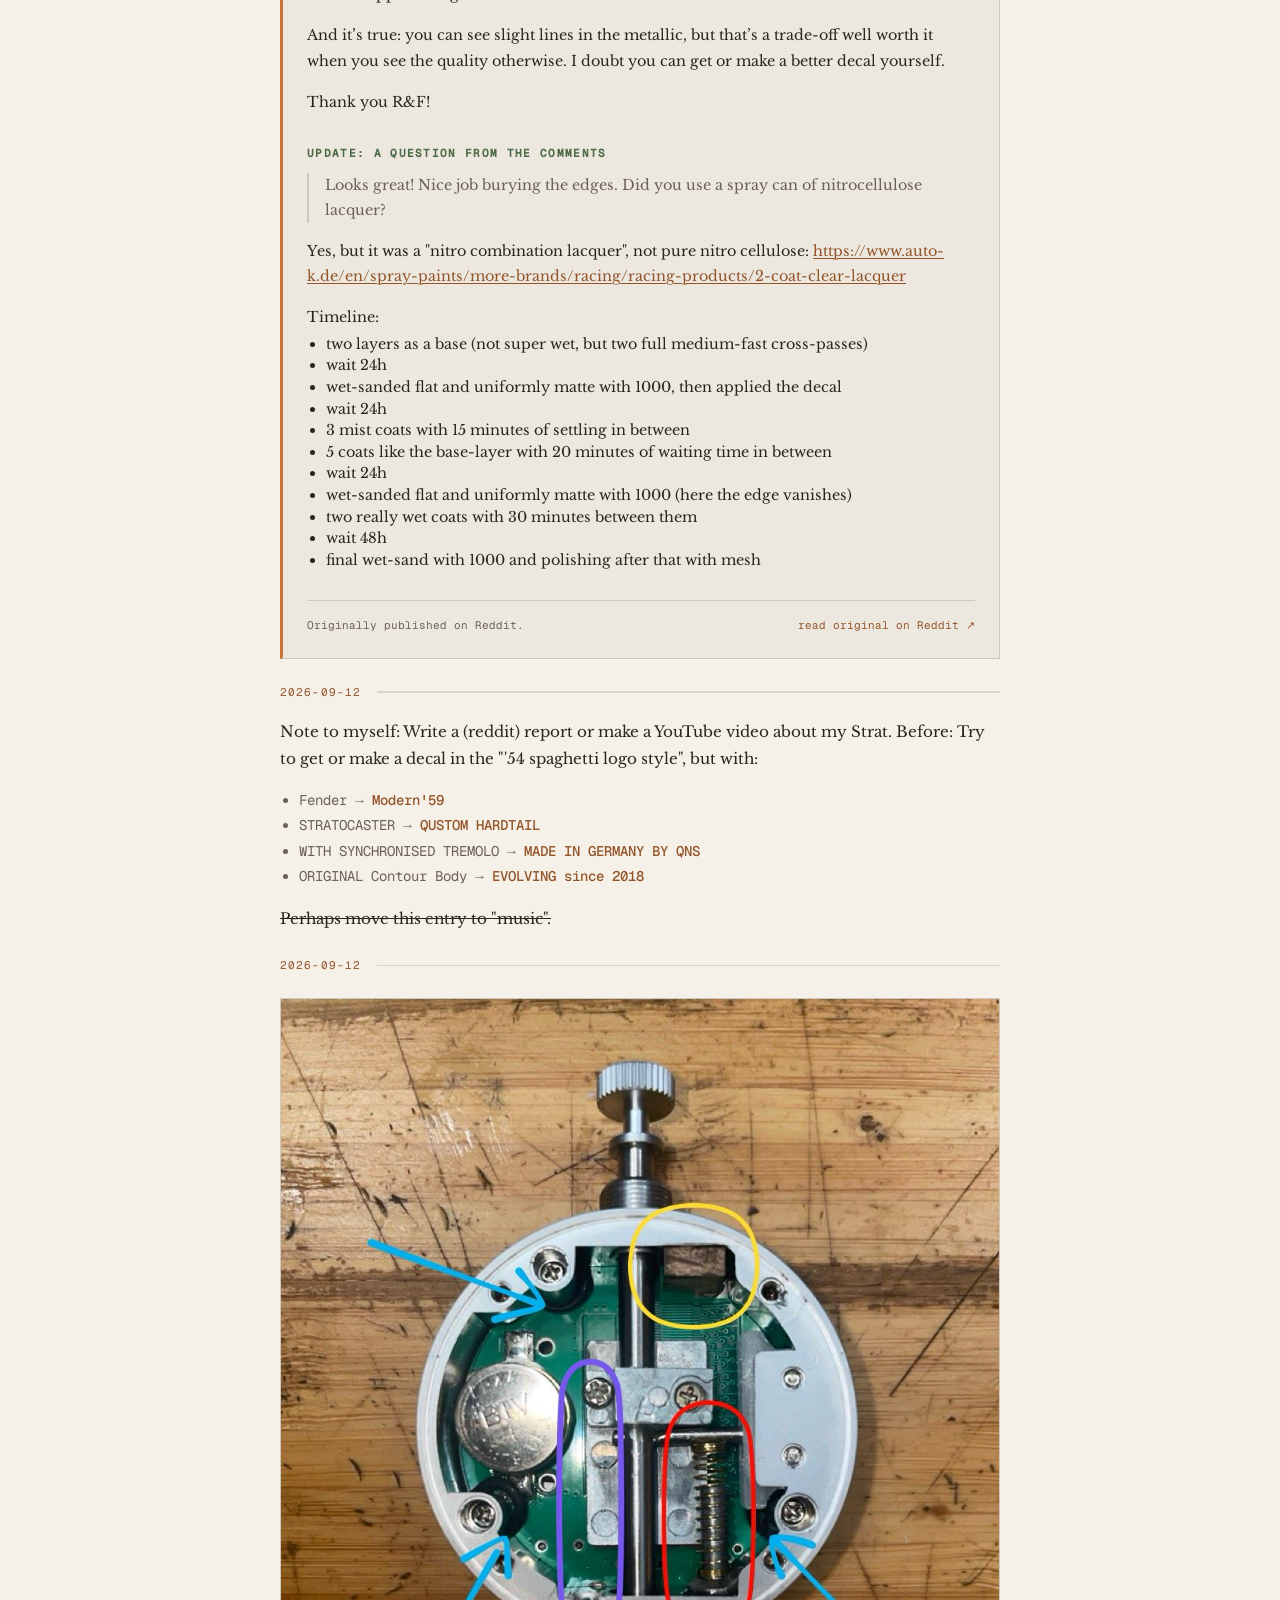
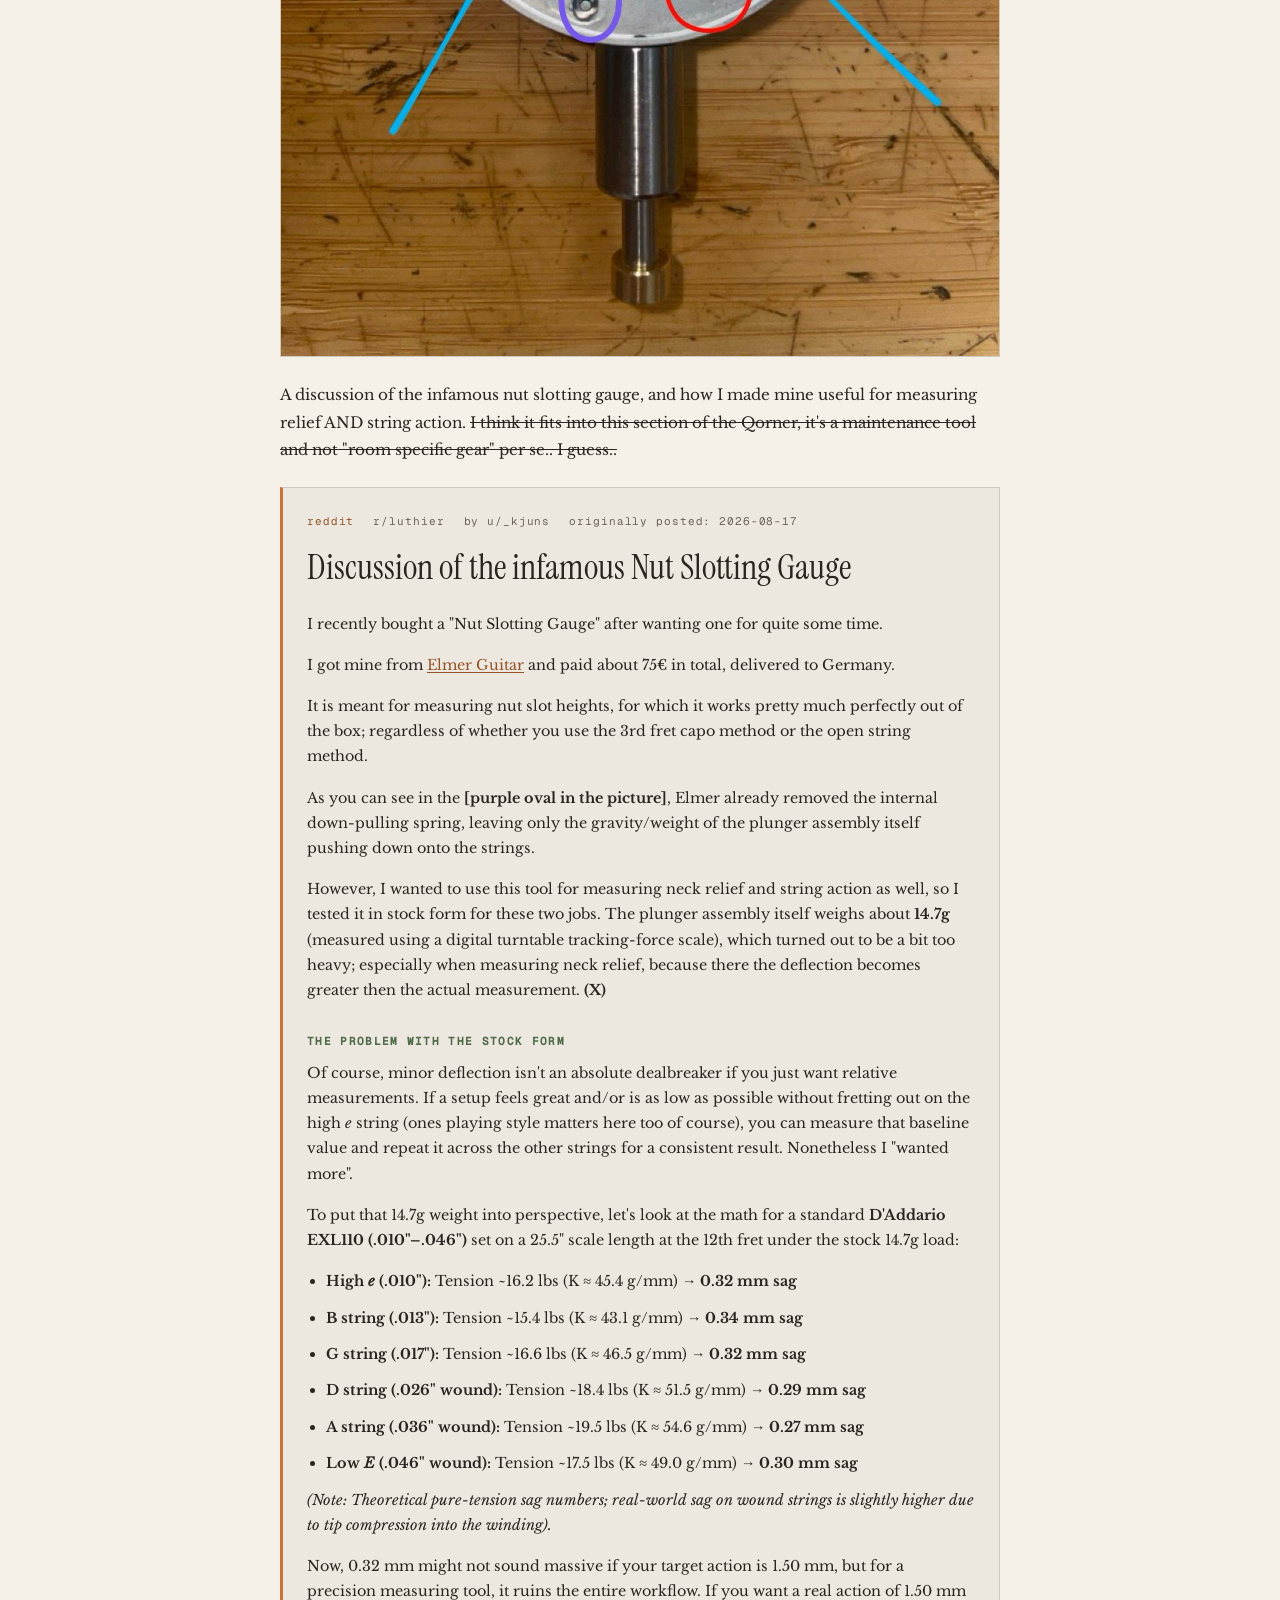
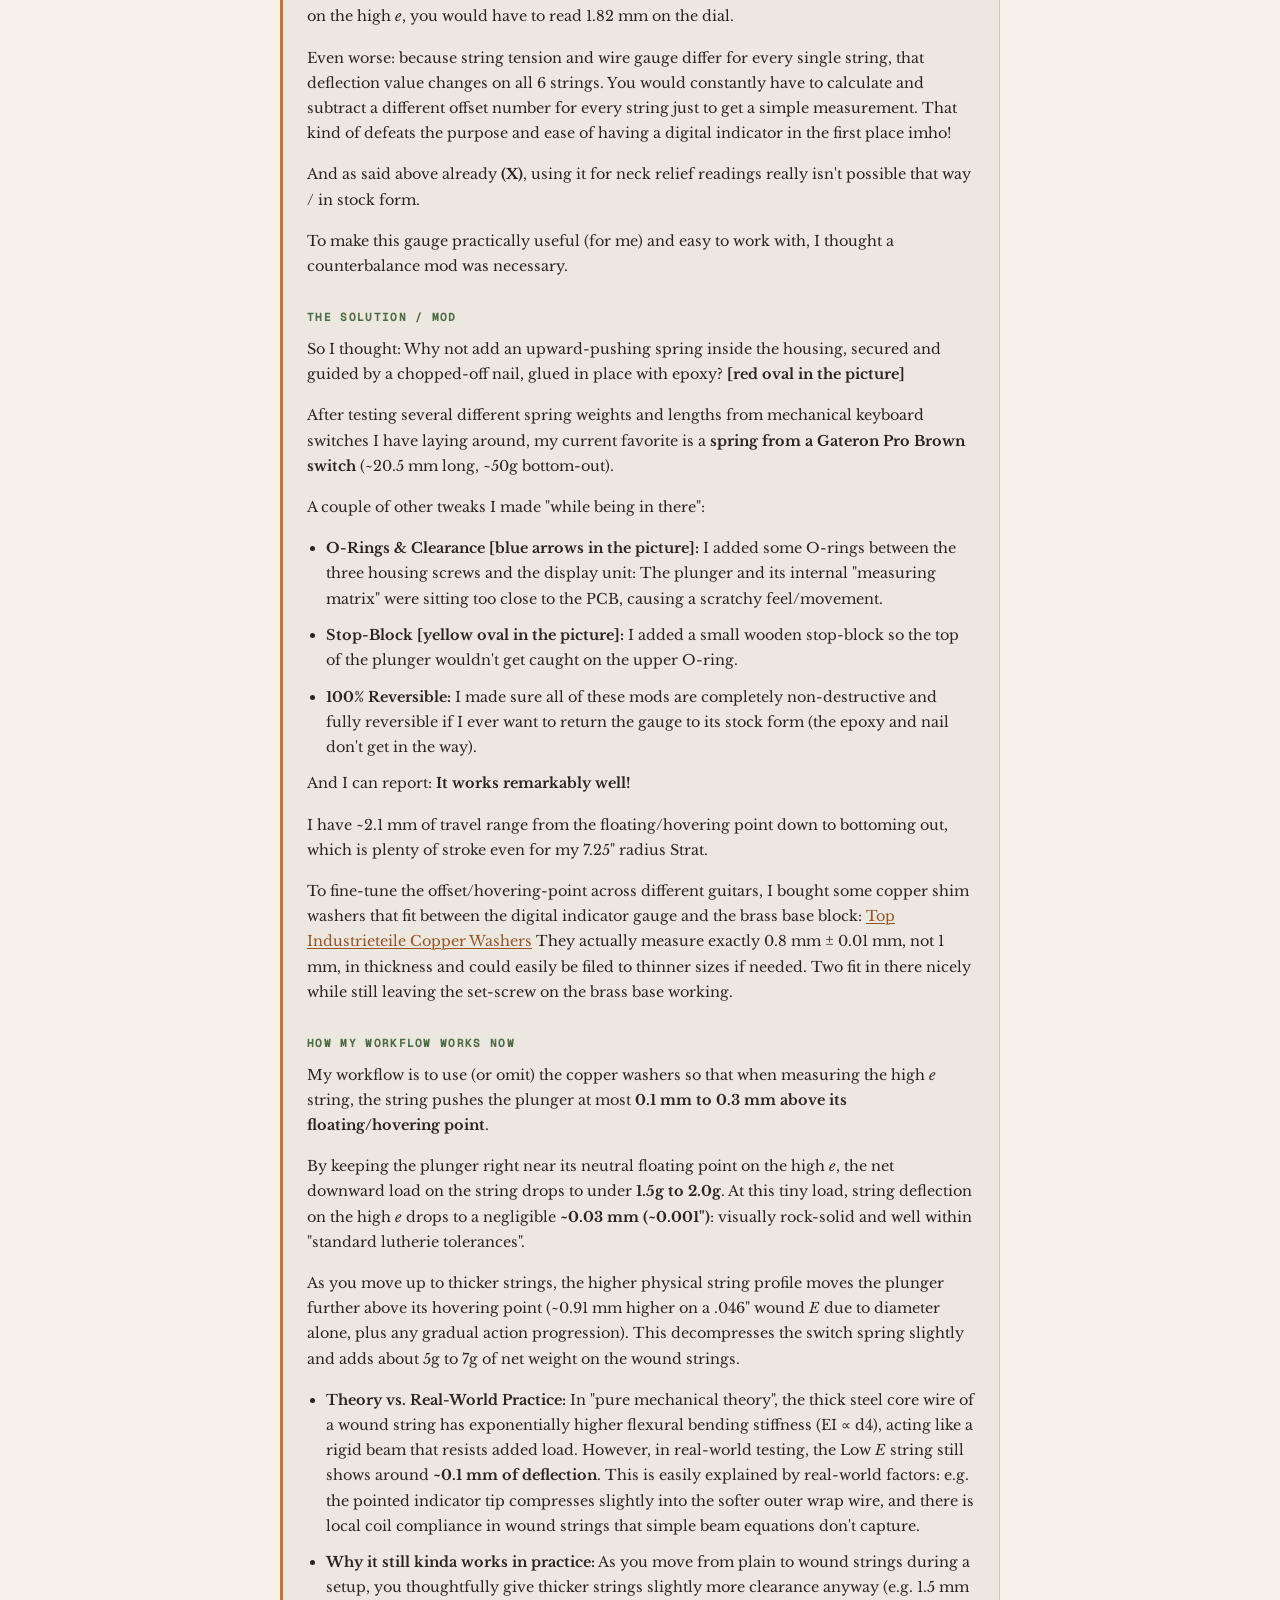
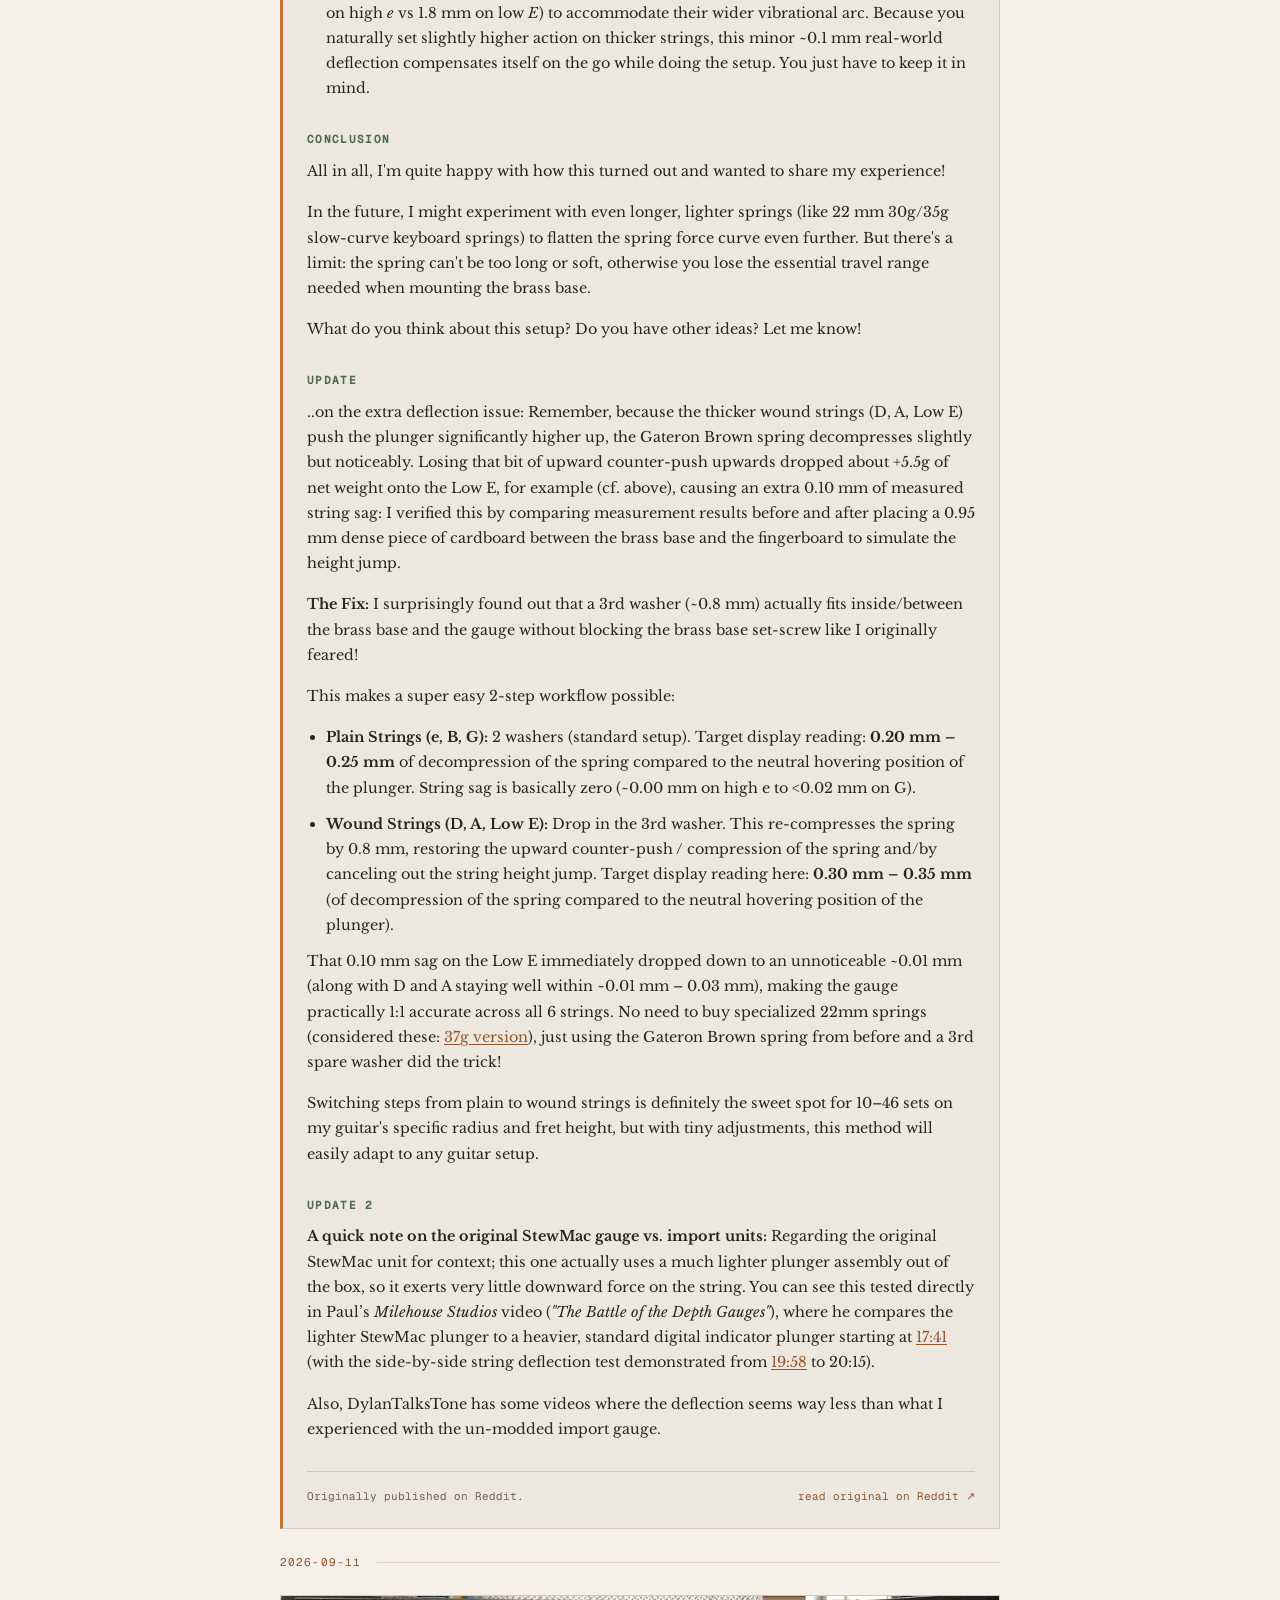
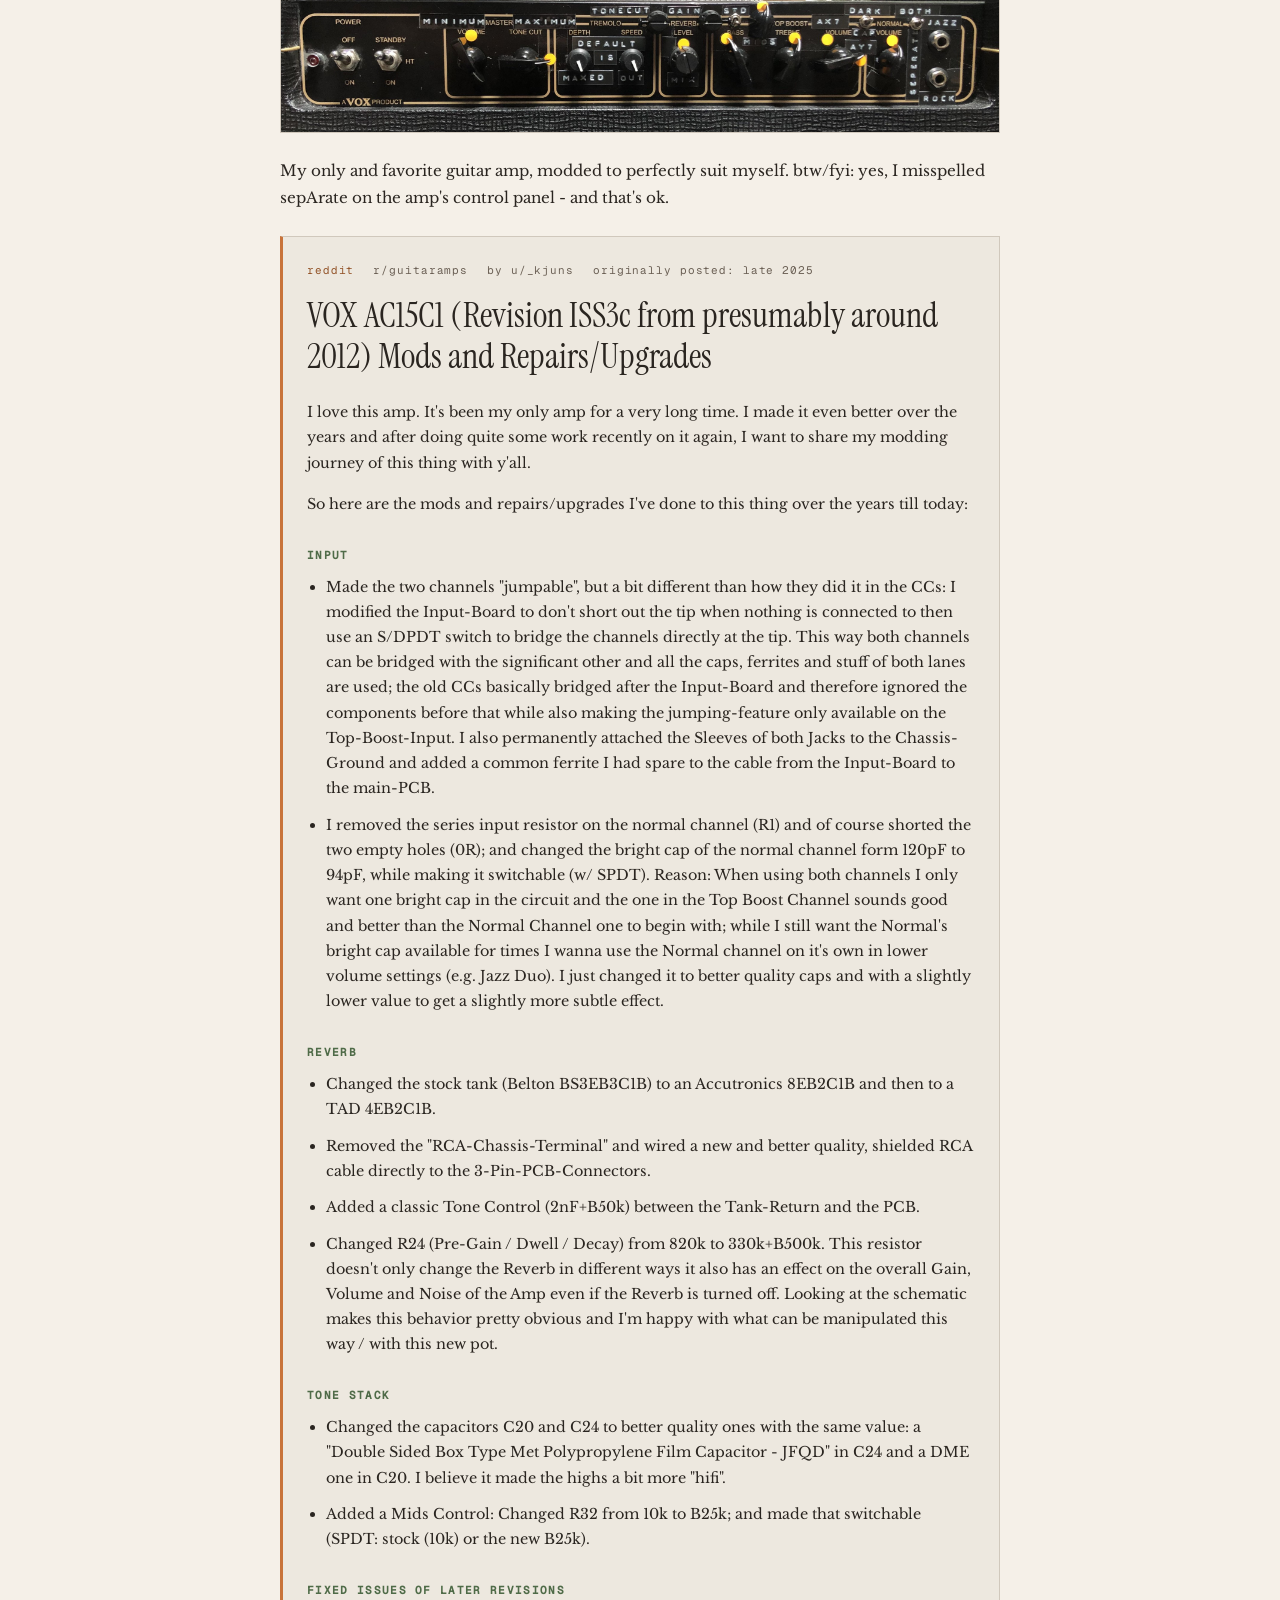
<file: music.html>
<!DOCTYPE html>
<html lang="en">
<head>
  <meta charset="UTF-8">
  <meta name="viewport" content="width=device-width, initial-scale=1.0">
  <title>Music — (The) Qorner</title>
  <meta name="description" content="Music writing, recs, or thoughts about music, and reports and thoughts about (my own) music gear.">
  <link rel="canonical" href="https://qorner.fyi/music.html">
  <meta property="og:type" content="website">
  <meta property="og:site_name" content="(The) Qorner">
  <meta property="og:title" content="Music — (The) Qorner">
  <meta property="og:description" content="Music writing, recs, or thoughts about music, and reports and thoughts about (my own) music gear.">
  <meta property="og:url" content="https://qorner.fyi/music.html">
  <meta property="og:image" content="https://qorner.fyi/og.png">
<!-- @head -->
  <link rel="icon" href="/favicon.ico" sizes="32x32">
  <link rel="icon" href="/favicon.svg" type="image/svg+xml">
  <link rel="apple-touch-icon" href="/apple-touch-icon.png">
  <link rel="preload" href="fonts/instrument-serif-latin-400-normal.woff2" as="font" type="font/woff2" crossorigin>
  <link rel="preload" href="fonts/geist-mono-latin-500-normal.woff2" as="font" type="font/woff2" crossorigin>
  <link rel="stylesheet" href="styles.css?v=7b53b1a2">
<!-- @/head -->
  <style>
    #kintsugitar-1 .media-text,
    #kintsugitar-1 .media-list { line-height: 1.5; }

    #kintsugitar-1 .media-text + .media-text { margin-top: 0.4rem; }
    #kintsugitar-1 h3.media-text + .media-text { margin-top: 0; }
    #kintsugitar-1 .media-list { margin-block: 0.2rem 0.6rem; }
    #kintsugitar-1 .media-post-image { margin-block: 0.65rem; }

    #decal-post .timeline-label { margin-bottom: 0.2rem; }
    #decal-post .decal-timeline { line-height: 1.5; }
    #decal-post .decal-timeline li { margin-bottom: 0; }
  </style>
</head>
<body class="section-page music-page">
<!-- @phoneblock -->
  <div class="phone-block">
    <p class="phone-block-quote"><em>FUCK phones!</em> Only available on “big screens”, not sorry.</p>
    <div class="phone-block-author"><img class="phone-block-logo" src="logo-small.png" width="400" height="400" loading="lazy" alt="Q's logo"></div>
  </div>
<!-- @/phoneblock -->
<!-- @nav -->
  <nav><ul class="nav-links">
    <li><a href="index.html">home</a></li><li><a href="room.html">room</a></li><li><a href="music.html">music</a></li><li><a href="words.html">words</a></li><li><a href="academia.html">academia</a></li><li><a href="ranournal.html">ranournal</a></li><li><a href="dispatches.html">dispatches_from_elsewhere</a></li>
  </ul></nav>
<!-- @/nav -->
  <div class="section-progress" aria-hidden="true"><i></i></div>
  <main>
    <section id="music">
      <div class="container">
        <h2 class="music-title">Sound &amp;<br><em>Listening</em></h2>
        <p class="music-body">
          Music writing, recs<sup class="footnote-ref">2</sup>, or thoughts about music have a home in here. Also: reports and thoughts about (my own) music gear.
        </p>
        <p class="footnote"><sup>2</sup> warning : double entendre — “rec” means recordings and/or recommendations.</p>
        <div class="media-post" id="hardtail-stratocaster-reminder">
          <div class="media-meta">
            <span class="media-date">2026-11-26</span>
          </div>
          <p class="media-text">I want to write a big report about my one and only hardtail Stratocaster and my obsession with it; for here and just to have it for me. A retrospective, with all the details etc. Perhaps I will also do a Youtube-video about it sometimes? It's like with my macOS-setup and my room/studio/workshop. I want to share this stuff with the world, but I also just want to do stuff and not share anything, because I could do cool stuff instead. 😂 We'll see.</p>
          <p class="media-text">This is just another reminder to myself, basically.. another post for the endless void.</p>
        </div>
        <div class="media-post" id="kintsugitar-1">
          <div class="media-meta">
            <span class="media-date">2026-11-26</span>
          </div>
          <h3 class="media-text" id="kintsugitar-title"><strong>KINTSUGItar #1</strong></h3>
          <p class="media-text">A restored Telecaster Deluxe-style partscaster. The first of a series of rescued guitars.</p>
          <figure class="media-post-image">
            <img src="KINTSUGItar_1.jpg" width="3024" height="4032" decoding="async" alt="KINTSUGItar #1, a heavy-relic black Telecaster Deluxe-style guitar with a natural maple headstock, standing in a meadow.">
          </figure>
          <p class="media-text">KINTSUGItar #1 is the first of a planned series of restored, "old" and neglected guitars. This one started as a butchered body with hacked-out routs, electronics with poor solder joints, and a neck that showed clear signs of battle. I saw potential in it and took it on.</p>
          <p class="media-text">Like the Japanese art of kintsugi, I did not hide the repairs. I made them visible, and I share every detail here as transparently as I can. "Every defect gets respect."</p>
          <p class="media-text">I'm currently job-hunting and use part of my free time to save good instruments from the landfill.</p>

          <h4 class="media-text"><strong>WHAT I DID</strong></h4>
          <h5 class="media-text"><strong>Neck</strong></h5>
          <ul class="media-list">
            <li>Partially stripped the lacquer, repaired dents, oiled and waxed with my own wax blend, conditioned the fretboard with "Fret Board Juice"</li>
            <li>Filled the old tuner screw holes; fitted new bushings, tuners, a staggered butterfly string tree and a TUSQ nut</li>
            <li>Polished the frets (plenty of material left) and added the KINTSUGI sticker as the headstock logo</li>
            <li>Filled and redrilled the neck screw holes, sealed the threads with cyanoacrylate, drove the screws in with beeswax, adjusted the heel</li>
          </ul>
          <h5 class="media-text"><strong>Body</strong></h5>
          <ul class="media-list">
            <li>Filled old screw holes, cleanly re-routed the hacked-out cavities, softened the neck heel transition, adjusted the neck pocket for correct string alignment</li>
            <li>Drilled out the neck pocket holes in the body so the neck clamps properly</li>
            <li>Wet-sanded the top flat and stained selected spots to make the repairs visible (kintsugi)</li>
            <li>New pickguard and jack holes (threads sealed), one extra countersunk pickguard screw hole to seat the bridge pickup firmly, uniform black screws</li>
            <li>Cleaned the bridge, redid the ground wire, shortened the intonation screws (they no longer block the string-through holes), new Gotoh string ferrules, oversized strap buttons</li>
          </ul>
          <h5 class="media-text"><strong>Electronics</strong></h5>
          <ul class="media-list">
            <li>Resoldered every bad joint, removed excess solder, bundled the wiring, removed the treble bleeds (unnecessary with 50s wiring, in my opinion)</li>
            <li>Shielded the pickguard with copper tape, added foam under the bridge pickup</li>
            <li>Resoldered the output jack with shielded cable and enough slack for easy maintenance</li>
            <li>Drilled out and threaded the toggle switch tip so it now sits tight</li>
          </ul>
          <p class="media-text">... and much more</p>

          <h4 class="media-text"><strong>SPECS</strong></h4>
          <ul class="media-list">
            <li>Body: Real Life Relics (Reverb shop), black lacquer, heavy relic (now even heavier ;)</li>
            <li>Neck: maple, unknown luthier, rosewood fretboard with skunk stripe, own headstock shape (somewhat Novo-like)</li>
            <li>Scale length: Fender standard, 25.5" (648 mm)</li>
            <li>Frets: 22, nickel-silver, condition good+</li>
            <li>Nut: TUSQ, 41.7 mm (1.64") wide</li>
            <li>Fretboard radius: 16"</li>
            <li>Truss rod: working, access at the headstock</li>
            <li>Neck plate: Gotoh NBS3 (chrome), original Fender neck screw set</li>
            <li>Tuners: Gotoh SD90 (double line, "Kluson Deluxe"), Göldo MB05C bushings</li>
            <li>Bridge: Fender Modern Hardtail (3 screws), Gotoh TLB-1 ferrules</li>
            <li>Strings: D'Addario EXL110 .010-.046</li>
            <li>Pickups: Seymour Duncan JB (bridge, 15.8 kΩ) / Jazz (neck, 7.2 kΩ). Height with last fret held: neck treble 2.5 / bass 3.0 mm, bridge treble 2.5 / bass 2.5 mm</li>
            <li>Electronics: Mojotone pots 500 kΩ, 2x Vitamin T 22 nF, 50s wiring, no treble bleed</li>
            <li>Switch / jack: Switchcraft angled toggle, Switchcraft mono jack on a black metal plate (very tight fit, the cable holds securely), shielded cable</li>
            <li>Pickguard: Tele Deluxe, 3-ply black-white-black, beveled, shielded with copper tape, black screws (Harley Benton)</li>
            <li>Knobs: 2x unlabeled witch hat (volume), 2x small chickenhead (tone)</li>
            <li>Strap buttons: Gotoh EP-B3, nickel, oversized (GOAT)</li>
            <li>Setup: action at the 12th fret 1.75 mm on all strings, neck relief 0.25 mm (1st and 21st fret held, measured at the 8th), intonated perfectly</li>
            <li>Weight: 3.38 kg (7.45 lb)</li>
          </ul>

          <h4 class="media-text"><strong>THE NUMBERS</strong></h4>
          <p class="media-text">Estimated new value of all parts (including body and neck): about 900 EUR. Plus roughly 20 hours of work and consumables.</p>

          <h4 class="media-text"><strong>PHOTOS</strong></h4>
          <p class="media-text">I put effort into showing lots of detail. <s>The last photos in the listing show the guitar as I received it.</s></p>
          <p class="media-text">
            <a href="https://reverb.com/de/item/102953989-kintsugitar-1-restored-heavy-relic-telecaster-deluxe-partscaster-seymour-duncan-jb-jazz" target="_blank" rel="noopener noreferrer">View the Reverb listing</a>
            <small class="footnote">The guitar is currently for sale. This link will stop working once it is sold.</small>
          </p>
        </div>
        <div class="media-post" id="barrows-post" data-t="07:20">
          <div class="media-meta">
            <span class="media-date">2026-11-12</span>
          </div>
          <figure class="media-post-image">
            <img src="barrowsmod.jpeg" width="2400" height="1800" loading="lazy" decoding="async" alt="after mod">
          </figure>
          <p class="media-text">
            My EQD Barrows, modded with a bias/texture control and a mode switch I can actually reach - plus a custom silicon second mode (see the update at the end).
          </p>
          <article class="external-post reddit-post">
            <div class="external-post-meta">
              <span class="external-post-source">reddit</span>
              <span>r/guitarpedals</span>
              <span>by u/_KJuns</span>
              <span>originally posted: 2026-10-31</span>
            </div>
            <h3 class="external-post-title">Modded my EQD Barrows (Bias/Texture-Control and Mode-Switch)</h3>
            <div class="external-post-body">
              <p>Hey everyone,</p>
              <p>I wanted to share a custom mod I just finished on my EQD Barrows. I’ve seen a few builders offering a starve/bias and mode mod for this pedal (like the Cosmodio mod seen <a href="https://www.youtube.com/watch?v=27WO5VGIPUA" target="_blank" rel="noopener noreferrer">here</a> on YouTube). They were nice enough to share some high-level insights into their process, but in the end I did it differently electronically and functionally because I couldn't quite figure out exactly what they were doing based on the information I got.</p>
              <p>Here is a breakdown of why I built it this way, how the circuit logic works, and how I fine-tuned the taper.</p>

              <h4>1. Form Factor &amp; Enclosure Trade-offs</h4>
              <p>Instead of using recessed controls that I cannot manipulate on the fly, I opted for another design: normal, full-sized external controls accessible on top.</p>
              <p>The space inside the enclosure is very limited. I think I could have fit it in there while leaving the footswitch and LED by removing the enclosure-grounding-spring-thing and fitting an even smaller switch where the current one sits, but I didn't want to order new parts and preferred to use what I had laying around.</p>
              <p>Since this pedal lives permanently on my home studio pedalboard inside a GigRig QMX loop switcher, I always block the switch and cover the LEDs anyway since they are distracting to me—so it's a win-win in my book. As a side note on the visual mod: the LED coverage is just a cutoff nail head I glued in and shielded from the inside (not that shielding matters here, but why not!).</p>

              <h4>2. The Circuit Approach (No SMD Interruption Needed!)</h4>
              <p>How the mod is done should be pretty self-explanatory with the pictures I shared. This way, you don't have to mess with SMD parts or find hidden nice points on the PCB by probing to intrude the circuit in a suitable spot: you intersect exactly at Q1 and Q3—easy!</p>
              <ul>
                <li><strong>Series Resistance Mode:</strong> By adding variable resistance directly in series with Q3's collector connection, you increase DC voltage relative to ground, starving the transistor of operating headroom.</li>
                <li><strong>Why Keeping the Original Circuit Path Wins:</strong> Keeping the stock Q3 collector resistor on the board means the original stock sound is instantly and easily available at 7 o'clock on the knob without any unsure searching or guessing where the factory sweet spot was.</li>
                <li><strong>What's Not Possible This Way:</strong> Overbiasing, because the stock voltage resistor for the Q3 collector is still in there, of course. I assume it's an 8.2k resistor (measuring parts inside an active circuit is always a bit inconclusive, obviously). I'm not interested in overbiasing anyway, but if you are, you would probably have to mess directly with that according resistor on the board.</li>
              </ul>

              <h4>3. Voice-Tuning the Taper &amp; Eliminating the "Dead Zone"</h4>
              <p>Another thing I did is that I painstakingly "voiced" the bias pot, meaning I tried a lot of values and combinations with parallel resistors to get my desired taper and maximum starving. I'm very happy with the current setup:</p>
              <ul>
                <li><strong>The Pot &amp; Resistor Setup:</strong> I settled on a B25k (Linear) pot paired with a ~2.47 kΩ parallel resistor across Lugs 1 and 2.</li>
                <li><strong>The Math:</strong> On my measured 25.79 kΩ pot, a 2.47 kΩ parallel <s>cap</s> resistor sets the maximum added load to ~2.25 kΩ at full CW turn.</li>
                <li><strong>The Tonal Result:</strong> It's a very even taper. At "minimum voltage" (maximum starve at 5 o'clock), the sound doesn't choke out COMPLETELY—it sits right before the point where that would happen. To be honest, a completely choked/dead sound isn't usable for me. So it's basically pretty much the famous choking SOUND (which I checked before a lot with other values, of course), but without the pretty unpredictable gating. For now, this is how I like it, but a change would be quick if I decide the gating/dying sound is something I suddenly want.</li>
              </ul>

              <h4>Final Thoughts</h4>
              <p>Now the pedal is an even more awesome fuzz than stock, with a lot of textures and pots that are almost all usable across the whole range! "Almost" because the "Fuzz Face / Mk1.5" mode should be driven maxed out as usual—only there does it really sound good.</p>
              <p>Of course, the guitar with its controls is the added control for this fuzz! The stock MkII mode cleans up awesomely too—really, in my setup and to my taste, even better than the Mk1.5 mode. I always live as a default on 7 on my guitar's volume knob so I can adjust up and down and stay completely "free" on the instrument, so to say. This fuzz is basically part of the instrument now.</p>
              <p>With the accessible controls and all, it has turned into a very awesome overdubbing tool in the studio, and it's just a very nice, versatile fuzz for playing live, of course, too!</p>
              <p>If you decide to try this mod yourself, the pictures I shared show the exact wiring points. Let me know if you have any questions!</p>

              <h4>4. UPDATE: Reworking the Second Mode (From Mk1.5 to a Custom Silicon Lead Voice)</h4>
              <p>After running the pedal for some days, I quickly realized that the stock/raw Mk1.5 / FuzzFace mode just wasn't cutting it in a real-world scenario. The fact that it only really does anything usable when it's dimed felt like a wasted opportunity, so I decided to rethink it.</p>
              <p>My new idea was: instead of just bridging the Q1 Collector and Base leads coming from the PCB for the second mode, why not drop in a dedicated SILICON transistor and "volume-bias" it with a resistor across the switch lugs to make it a proper, usable partner for the stock Germanium mode?</p>
              <p>Here is how the journey actually went:</p>
              <ul>
                <li><strong>Choosing the Transistor:</strong> First, I had to figure out which transistor I actually liked best in this position. After testing all four PNP transistors I currently have in my arsenal (A1015, BC327, 2N3906, and <s>S8850</s> S8550), I finally swapped in an S8550 to get that tight low-end and high-gain bite. Turns out, it's extremely sensitive to base-to-collector feedback.</li>
                <li><strong>The Resistor Hunt:</strong>
                  <ul>
                    <li><strong>No resistor (raw):</strong> Too quiet and lacked the compression I wanted.</li>
                    <li><strong>680kΩ, 1MΩ, and 2MΩ:</strong> Way too loud. They flooded the base with DC current, turning the stage into an uncontrollable volume boost that completely overpowered the Germanium side.</li>
                    <li><strong>The 10MΩ Sweet Spot:</strong> Going all the way up to a 10MΩ resistor (the biggest one I had laying around) between the base and collector lugs finally hit the sweet spot - which was good, 'cause a "resistor-daisy-chain" wouldn't have fit in there xD It provides a bit of warmth and compression while keeping the volume sitting just a hair above the Germanium mode; it's tight and thick, but still crispy - awesome.</li>
                  </ul>
                </li>
              </ul>
              <p>Everything is wired cleanly off-board right on the switch with zero permanent mods to the circuit board.</p>
              <p>With this new mode, I can now get Frusciante-like singing leads (reminding me a bit of a DS-2 or Big Muff vibe), but with way more definition, making it actually usable in lower registers too - which was a very happy surprise. With the stock Barrows in it's dimed setting, the low end was too broken and loose and the sustain didn't really match that kind of tone (it's a cool tone, but not THAT tone), but with the S8550 in there, that's possible in a way I never experienced before - but I have to admit that my experience is very limited xD</p>
              <p>Now I'm very happy with the end result - and hopefully will be 🙃</p>
            </div>
            <div class="external-post-footer">
              <span>Originally published on Reddit.</span>
              <a href="https://www.reddit.com/r/guitarpedals/comments/1xkbink/modded_my_eqd_barrows_biastexturecontrol_and/" target="_blank" rel="noopener noreferrer">read original on Reddit ↗</a>
            </div>
          </article>
        </div>
        <div class="media-post" id="decal-post" data-t="07:29">
          <div class="media-meta">
            <span class="media-date">2026-11-12</span>
          </div>
          <figure class="media-post-image">
            <img src="decal.jpg" width="2400" height="1213" loading="lazy" decoding="async" alt="Rothko &amp; Frost decal under lacquer">
          </figure>
          <p class="media-text">
            The follow-up to the decal note below: Rothko &amp; Frost delivered - and the update has my full lacquer timeline for burying the edges.
          </p>
          <article class="external-post reddit-post">
            <div class="external-post-meta">
              <span class="external-post-source">reddit</span>
              <span>r/Luthier</span>
              <span>by u/_KJuns</span>
              <span>originally posted: 2026-09-28</span>
            </div>
            <h3 class="external-post-title">Rothko &amp; Frost make great decals!</h3>
            <div class="external-post-body">
              <p>Very sharp, very thin, and the metallic looks great.</p>
              <p>If done correctly there is absolutely no ghost line visible in the end.</p>
              <p>On the website they say:</p>
              <p>"Please note: We print using ribbons and there is a visible line where the ribbons meet in some designs. On most decals this is not noticeable. The effect is more pronounced on larger blocks of metallic colour and fade during the polishing process. In most cases these lines disappear altogether.“</p>
              <p>And it’s true: you can see slight lines in the metallic, but that’s a trade-off well worth it when you see the quality otherwise. I doubt you can get or make a better decal yourself.</p>
              <p>Thank you R&amp;F!</p>

              <h4>UPDATE: A question from the comments</h4>
              <blockquote><p>Looks great! Nice job burying the edges. Did you use a spray can of nitrocellulose lacquer?</p></blockquote>
              <p>Yes, but it was a "nitro combination lacquer", not pure nitro cellulose: <a href="https://www.auto-k.de/en/spray-paints/more-brands/racing/racing-products/2-coat-clear-lacquer" target="_blank" rel="noopener noreferrer">https://www.auto-k.de/en/spray-paints/more-brands/racing/racing-products/2-coat-clear-lacquer</a></p>
              <p class="timeline-label">Timeline:</p>
              <ul class="decal-timeline">
                <li>two layers as a base (not super wet, but two full medium-fast cross-passes)</li>
                <li>wait 24h</li>
                <li>wet-sanded flat and uniformly matte with 1000, then applied the decal</li>
                <li>wait 24h</li>
                <li>3 mist coats with 15 minutes of settling in between</li>
                <li>5 coats like the base-layer with 20 minutes of waiting time in between</li>
                <li>wait 24h</li>
                <li>wet-sanded flat and uniformly matte with 1000 (here the edge vanishes)</li>
                <li>two really wet coats with 30 minutes between them</li>
                <li>wait 48h</li>
                <li>final wet-sand with 1000 and polishing after that with mesh</li>
              </ul>
            </div>
            <div class="external-post-footer">
              <span>Originally published on Reddit.</span>
              <a href="https://www.reddit.com/r/Luthier/comments/1ws968f/rothko_frost_make_great_decals/" target="_blank" rel="noopener noreferrer">read original on Reddit ↗</a>
            </div>
          </article>
        </div>
        <div class="media-post" id="strat-post">
          <div class="media-meta">
            <span class="media-date">2026-09-12</span>
          </div>
          <p class="media-text">
            Note to myself: Write a (reddit) report or make a YouTube video about my Strat. Before: Try to get or make a decal in the "'54 spaghetti logo style", but with:
          </p>
          <ul class="media-list">
            <li><span>Fender</span> &rarr; <strong>Modern'59</strong></li>
            <li><span>STRATOCASTER</span> &rarr; <strong>QUSTOM HARDTAIL</strong></li>
            <li><span>WITH SYNCHRONISED TREMOLO</span> &rarr; <strong>MADE IN GERMANY BY QNS</strong></li>
            <li><span>ORIGINAL Contour Body</span> &rarr; <strong>EVOLVING since 2018</strong></li>
          </ul>
          <p class="media-text">
          <s>Perhaps move this entry to "music".</s>
          </p>
        </div>
        <div class="media-post" id="gauge-post">
          <div class="media-meta">
            <span class="media-date">2026-09-12</span>
          </div>
          <figure class="media-post-image">
            <img src="gaugemod.jpeg" width="960" height="1280" loading="lazy" decoding="async" alt="Modified nut slotting gauge with marked internal components">
          </figure>
          <p class="media-text">
            A discussion of the infamous nut slotting gauge, and how I made mine useful for measuring relief AND string action. <s>I think it fits into this section of the Qorner, it's a maintenance tool and not "room specific gear" per se.. I guess..</s>
          </p>
          <article class="external-post reddit-post">
            <div class="external-post-meta">
              <span class="external-post-source">reddit</span>
              <span>r/Luthier</span>
              <span>by u/_KJuns</span>
              <span>originally posted: 2026-08-17</span>
            </div>
            <h3 class="external-post-title">Discussion of the infamous Nut Slotting Gauge</h3>
            <div class="external-post-body">
              <p>I recently bought a "Nut Slotting Gauge" after wanting one for quite some time.</p>
              <p>I got mine from <a href="https://elmerguitar.com/products/nut-slotting-gauge?_pos=1&amp;_sid=9f89e502b&amp;_ss=r" target="_blank" rel="noopener noreferrer">Elmer Guitar</a> and paid about 75€ in total, delivered to Germany.</p>
              <p>It is meant for measuring nut slot heights, for which it works pretty much perfectly out of the box; regardless of whether you use the 3rd fret capo method or the open string method.</p>
              <p>As you can see in the <strong>[purple oval in the picture]</strong>, Elmer already removed the internal down-pulling spring, leaving only the gravity/weight of the plunger assembly itself pushing down onto the strings.</p>
              <p>However, I wanted to use this tool for measuring neck relief and string action as well, so I tested it in stock form for these two jobs. The plunger assembly itself weighs about <strong>14.7g</strong> (measured using a digital turntable tracking-force scale), which turned out to be a bit too heavy; especially when measuring neck relief, because there the deflection becomes greater then the actual measurement. <strong>(X)</strong></p>

              <h4>The Problem with the Stock Form</h4>
              <p>Of course, minor deflection isn't an absolute dealbreaker if you just want relative measurements. If a setup feels great and/or is as low as possible without fretting out on the high <em>e</em> string (ones playing style matters here too of course), you can measure that baseline value and repeat it across the other strings for a consistent result. Nonetheless I "wanted more".</p>
              <p>To put that 14.7g weight into perspective, let's look at the math for a standard <strong>D'Addario EXL110 (.010"–.046")</strong> set on a 25.5" scale length at the 12th fret under the stock 14.7g load:</p>
              <ul>
                <li><strong>High <em>e</em> (.010"):</strong> Tension ~16.2 lbs (K ≈ 45.4 g/mm) → <strong>0.32 mm sag</strong></li>
                <li><strong>B string (.013"):</strong> Tension ~15.4 lbs (K ≈ 43.1 g/mm) → <strong>0.34 mm sag</strong></li>
                <li><strong>G string (.017"):</strong> Tension ~16.6 lbs (K ≈ 46.5 g/mm) → <strong>0.32 mm sag</strong></li>
                <li><strong>D string (.026" wound):</strong> Tension ~18.4 lbs (K ≈ 51.5 g/mm) → <strong>0.29 mm sag</strong></li>
                <li><strong>A string (.036" wound):</strong> Tension ~19.5 lbs (K ≈ 54.6 g/mm) → <strong>0.27 mm sag</strong></li>
                <li><strong>Low <em>E</em> (.046" wound):</strong> Tension ~17.5 lbs (K ≈ 49.0 g/mm) → <strong>0.30 mm sag</strong></li>
              </ul>
              <p><em>(Note: Theoretical pure-tension sag numbers; real-world sag on wound strings is slightly higher due to tip compression into the winding).</em></p>
              <p>Now, 0.32 mm might not sound massive if your target action is 1.50 mm, but for a precision measuring tool, it ruins the entire workflow. If you want a real action of 1.50 mm on the high <em>e</em>, you would have to read 1.82 mm on the dial.</p>
              <p>Even worse: because string tension and wire gauge differ for every single string, that deflection value changes on all 6 strings. You would constantly have to calculate and subtract a different offset number for every string just to get a simple measurement. That kind of defeats the purpose and ease of having a digital indicator in the first place imho!</p>
              <p>And as said above already <strong>(X)</strong>, using it for neck relief readings really isn't possible that way / in stock form.</p>
              <p>To make this gauge practically useful (for me) and easy to work with, I thought a counterbalance mod was necessary.</p>

              <h4>The Solution / Mod</h4>
              <p>So I thought: Why not add an upward-pushing spring inside the housing, secured and guided by a chopped-off nail, glued in place with epoxy? <strong>[red oval in the picture]</strong></p>
              <p>After testing several different spring weights and lengths from mechanical keyboard switches I have laying around, my current favorite is a <strong>spring from a Gateron Pro Brown switch</strong> (~20.5 mm long, ~50g bottom-out).</p>
              <p>A couple of other tweaks I made "while being in there":</p>
              <ul>
                <li><strong>O-Rings &amp; Clearance [blue arrows in the picture]:</strong> I added some O-rings between the three housing screws and the display unit: The plunger and its internal "measuring matrix" were sitting too close to the PCB, causing a scratchy feel/movement.</li>
                <li><strong>Stop-Block [yellow oval in the picture]:</strong> I added a small wooden stop-block so the top of the plunger wouldn't get caught on the upper O-ring.</li>
                <li><strong>100% Reversible:</strong> I made sure all of these mods are completely non-destructive and fully reversible if I ever want to return the gauge to its stock form (the epoxy and nail don't get in the way).</li>
              </ul>
              <p>And I can report: <strong>It works remarkably well!</strong></p>
              <p>I have ~2.1 mm of travel range from the floating/hovering point down to bottoming out, which is plenty of stroke even for my 7.25" radius Strat.</p>
              <p>To fine-tune the offset/hovering-point across different guitars, I bought some copper shim washers that fit between the digital indicator gauge and the brass base block: <a href="https://www.top-industrieteile.de/Dichtungen/Flachdichtringe-DIN-7603/Kupfer-Flachdichtringe/Kupfer-Flachdichtung-65-x-95-x-1-mm/" target="_blank" rel="noopener noreferrer">Top Industrieteile Copper Washers</a> They actually measure exactly 0.8 mm ± 0.01 mm, not 1 mm, in thickness and could easily be filed to thinner sizes if needed. Two fit in there nicely while still leaving the set-screw on the brass base working.</p>

              <h4>How My Workflow Works Now</h4>
              <p>My workflow is to use (or omit) the copper washers so that when measuring the high <em>e</em> string, the string pushes the plunger at most <strong>0.1 mm to 0.3 mm above its floating/hovering point</strong>.</p>
              <p>By keeping the plunger right near its neutral floating point on the high <em>e</em>, the net downward load on the string drops to under <strong>1.5g to 2.0g</strong>. At this tiny load, string deflection on the high <em>e</em> drops to a negligible <strong>~0.03 mm (~0.001")</strong>: visually rock-solid and well within "standard lutherie tolerances".</p>
              <p>As you move up to thicker strings, the higher physical string profile moves the plunger further above its hovering point (~0.91 mm higher on a .046" wound <em>E</em> due to diameter alone, plus any gradual action progression). This decompresses the switch spring slightly and adds about 5g to 7g of net weight on the wound strings.</p>
              <ul>
                <li><strong>Theory vs. Real-World Practice:</strong> In "pure mechanical theory", the thick steel core wire of a wound string has exponentially higher flexural bending stiffness (EI ∝ d4), acting like a rigid beam that resists added load. However, in real-world testing, the Low <em>E</em> string still shows around <strong>~0.1 mm of deflection</strong>. This is easily explained by real-world factors: e.g. the pointed indicator tip compresses slightly into the softer outer wrap wire, and there is local coil compliance in wound strings that simple beam equations don't capture.</li>
                <li><strong>Why it still kinda works in practice:</strong> As you move from plain to wound strings during a setup, you thoughtfully give thicker strings slightly more clearance anyway (e.g. 1.5 mm on high <em>e</em> vs 1.8 mm on low <em>E</em>) to accommodate their wider vibrational arc. Because you naturally set slightly higher action on thicker strings, this minor ~0.1 mm real-world deflection compensates itself on the go while doing the setup. You just have to keep it in mind.</li>
              </ul>

              <h4>Conclusion</h4>
              <p>All in all, I'm quite happy with how this turned out and wanted to share my experience!</p>
              <p>In the future, I might experiment with even longer, lighter springs (like 22 mm 30g/35g slow-curve keyboard springs) to flatten the spring force curve even further. But there's a limit: the spring can't be too long or soft, otherwise you lose the essential travel range needed when mounting the brass base.</p>
              <p>What do you think about this setup? Do you have other ideas? Let me know!</p>

              <h4>UPDATE</h4>
              <p>..on the extra deflection issue: Remember, because the thicker wound strings (D, A, Low E) push the plunger significantly higher up, the Gateron Brown spring decompresses slightly but noticeably. Losing that bit of upward counter-push upwards dropped about +5.5g of net weight onto the Low E, for example (cf. above), causing an extra 0.10 mm of measured string sag: I verified this by comparing measurement results before and after placing a 0.95 mm dense piece of cardboard between the brass base and the fingerboard to simulate the height jump.</p>
              <p><strong>The Fix:</strong> I surprisingly found out that a 3rd washer (~0.8 mm) actually fits inside/between the brass base and the gauge without blocking the brass base set-screw like I originally feared!</p>
              <p>This makes a super easy 2-step workflow possible:</p>
              <ul>
                <li><strong>Plain Strings (e, B, G):</strong> 2 washers (standard setup). Target display reading: <strong>0.20 mm – 0.25 mm</strong> of decompression of the spring compared to the neutral hovering position of the plunger. String sag is basically zero (~0.00 mm on high e to &lt;0.02 mm on G).</li>
                <li><strong>Wound Strings (D, A, Low E):</strong> Drop in the 3rd washer. This re-compresses the spring by 0.8 mm, restoring the upward counter-push / compression of the spring and/by canceling out the string height jump. Target display reading here: <strong>0.30 mm – 0.35 mm</strong> (of decompression of the spring compared to the neutral hovering position of the plunger).</li>
              </ul>
              <p>That 0.10 mm sag on the Low E immediately dropped down to an unnoticeable ~0.01 mm (along with D and A staying well within ~0.01 mm – 0.03 mm), making the gauge practically 1:1 accurate across all 6 strings. No need to buy specialized 22mm springs (considered these: <a href="https://monacokeys.de/en/products/kaidi-kos-switch-springs?variant=53290126442829" target="_blank" rel="noopener noreferrer">37g version</a>), just using the Gateron Brown spring from before and a 3rd spare washer did the trick!</p>
              <p>Switching steps from plain to wound strings is definitely the sweet spot for 10–46 sets on my guitar's specific radius and fret height, but with tiny adjustments, this method will easily adapt to any guitar setup.</p>

              <h4>UPDATE 2</h4>
              <p><strong>A quick note on the original StewMac gauge vs. import units:</strong> Regarding the original StewMac unit for context; this one actually uses a much lighter plunger assembly out of the box, so it exerts very little downward force on the string. You can see this tested directly in Paul’s <em>Milehouse Studios</em> video (<em>"The Battle of the Depth Gauges"</em>), where he compares the lighter StewMac plunger to a heavier, standard digital indicator plunger starting at <a href="https://www.youtube.com/watch?v=TD-vIF7FrXQ&amp;t=1061s" target="_blank" rel="noopener noreferrer">17:41</a> (with the side-by-side string deflection test demonstrated from <a href="https://www.youtube.com/watch?v=TD-vIF7FrXQ&amp;t=1198s" target="_blank" rel="noopener noreferrer">19:58</a> to 20:15).</p>
              <p>Also, DylanTalksTone has some videos where the deflection seems way less than what I experienced with the un-modded import gauge.</p>
            </div>
            <div class="external-post-footer">
              <span>Originally published on Reddit.</span>
              <a href="https://www.reddit.com/r/Luthier/comments/1vqxsi8/discussion_of_the_infamous_nut_slotting_gauge/" target="_blank" rel="noopener noreferrer">read original on Reddit ↗</a>
            </div>
          </article>
        </div>
        <div class="media-post" id="amp-post">
          <div class="media-meta">
            <span class="media-date">2026-09-11</span>
          </div>
          <figure class="media-post-image">
            <img src="ampmod.jpeg" width="2400" height="454" loading="lazy" decoding="async" alt="Modified Vox AC15C1 amplifier control panel">
          </figure>
          <p class="media-text">
            My only and favorite guitar amp, modded to perfectly suit myself. btw/fyi: yes, I misspelled sepArate on the amp's control panel - and that's ok. 
          </p>
          <article class="external-post reddit-post">
            <div class="external-post-meta">
            <span class="external-post-source">reddit</span>
            <span>r/GuitarAmps</span>
            <span>by u/_KJuns</span>
              <span>originally posted: late 2025</span>
            </div>
            <h3 class="external-post-title">VOX AC15C1 (Revision ISS3c from presumably around 2012) Mods and Repairs/Upgrades</h3>
            <div class="external-post-body">
            <p>I love this amp. It's been my only amp for a very long time. I made it even better over the years and after doing quite some work recently on it again, I want to share my modding journey of this thing with y'all.</p>
            <p>So here are the mods and repairs/upgrades I've done to this thing over the years till today:</p>

            <h4>Input</h4>
            <ul>
              <li>Made the two channels "jumpable", but a bit different than how they did it in the CCs: I modified the Input-Board to don't short out the tip when nothing is connected to then use an S/DPDT switch to bridge the channels directly at the tip. This way both channels can be bridged with the significant other and all the caps, ferrites and stuff of both lanes are used; the old CCs basically bridged after the Input-Board and therefore ignored the components before that while also making the jumping-feature only available on the Top-Boost-Input. I also permanently attached the Sleeves of both Jacks to the Chassis-Ground and added a common ferrite I had spare to the cable from the Input-Board to the main-PCB.</li>
              <li>I removed the series input resistor on the normal channel (R1) and of course shorted the two empty holes (0R); and changed the bright cap of the normal channel form 120pF to 94pF, while making it switchable (w/ SPDT). Reason: When using both channels I only want one bright cap in the circuit and the one in the Top Boost Channel sounds good and better than the Normal Channel one to begin with; while I still want the Normal's bright cap available for times I wanna use the Normal channel on it's own in lower volume settings (e.g. Jazz Duo). I just changed it to better quality caps and with a slightly lower value to get a slightly more subtle effect.</li>
            </ul>
            <h4>Reverb</h4>
            <ul>
              <li>Changed the stock tank (Belton BS3EB3C1B) to an Accutronics 8EB2C1B and then to a TAD 4EB2C1B.</li>
              <li>Removed the "RCA-Chassis-Terminal" and wired a new and better quality, shielded RCA cable directly to the 3-Pin-PCB-Connectors.</li>
              <li>Added a classic Tone Control (2nF+B50k) between the Tank-Return and the PCB.</li>
              <li>Changed R24 (Pre-Gain / Dwell / Decay) from 820k to 330k+B500k. This resistor doesn't only change the Reverb in different ways it also has an effect on the overall Gain, Volume and Noise of the Amp even if the Reverb is turned off. Looking at the schematic makes this behavior pretty obvious and I'm happy with what can be manipulated this way / with this new pot.</li>
            </ul>
            <h4>Tone Stack</h4>
            <ul>
              <li>Changed the capacitors C20 and C24 to better quality ones with the same value: a "Double Sided Box Type Met Polypropylene Film Capacitor - JFQD" in C24 and a DME one in C20. I believe it made the highs a bit more "hifi".</li>
              <li>Added a Mids Control: Changed R32 from 10k to B25k; and made that switchable (SPDT: stock (10k) or the new B25k).</li>
            </ul>
            <h4>Fixed Issues of Later Revisions</h4>
            <ul>
              <li>Grounded the second unused side of U5 (ISS6).</li>
              <li>Added two caps to V1, presumably for noise-reduction purposes (ISS7).</li>
            </ul>
            <h4>Upgrades and Repairs</h4>
            <ul>
              <li>Changed the Screen Grid Resistors from 470R 1/2W to 1k 2W and elevated them from the PCB (cf. Lyle/Psionic).</li>
              <li>Changed R90 and R91 from 220k 1/4W to 227k(3x680) 3/4W(3x1/4W) and also elevated them from the PCB (saw many of them burned in other units over the years).</li>
              <li>Changed R79 (cathode bias resistor) from 120R 5W (cement-block-style) to 143R(7x1k) 14W(7x2W) (modern metal-oxide, the same as I used for the Screen Grid Resistors) (cf. Lyle/Psionic). Measurements before and after will follow: ... Lyle/Psionic recommended to me <a href="https://robrobinette.com/Tube_Bias_Calculator.htm" target="_blank" rel="noopener noreferrer">https://robrobinette.com/Tube_Bias_Calculator.htm</a> which I used to find out my plate dissipation per tube. I measured the cathode voltage (10.87VDC before, 12.30VDC after), plate voltage (330VDC before, 340VDC after), and the used resistor (120R before, 143R after) and got for the plate dissipation per tube: 13,7W before and 13,3W after (I have 230VAC wall voltage) The "cooling-down" is minimal but I hope at least somewhat beneficial. Lyle/Psionic recommends 12-14W (EL84s want to maximally see 12W, but overpowering them yields the classic Vox power tube distortion and chime and compression and all that, which is why it's essential for the tone to have more than 12W going - if I understand that correctly). Mine was obviously already under 14W, but I thought nearer at 13W or even below that would likely give me a chance to get a bit more longevity out of my EL84s, since they are way more expensive than years ago. What I perhaps do - don't know for sure yet - is just remove one of the seven 1k 2W, which would lead to 167R and would drop the bias even further and pretty surely under 13W, but still above 12W. I think about it and yeah... perhaps will do that. I used what I already had, which is why I chose 7 x 1k 2W instead of additionally ordering 150R 5W; but the good side effect is, that I can get values-in-between this way and by clipping one off I can easily step one step up w/o a bigger soldering/braiding work, which is cool. I don't want to talk about the minimal sound effect I notice by adjusting the bias here, sorry. DID IT: AS EXPECTED I LANDED AT ~167R AND AFTER MEASURING AND USING "ROB" AGAIN I GET 'ABOUT EXACTLY' 12W. TESTED IT FOR A FEW HOURS ALREADY AND IT SOUNDS PRETTY MUCH THE SAME (WAS A BIT "WORRIED" BECAUSE OF THE 12-14W RECOMMENDATION). AND THE TUBES SHOULD BE HAPPY NOW AND SHOULD LAST A LOT LONGER - I GUESS. I KEEP YOU UPDATED.</li>
            </ul>
            <h4>Miscellaneous</h4>
            <ul>
              <li>Changed the speaker cable from the Greenback to the speaker-PCB to a thick(er) one and soldered it on both sides (like the RCA cable: made a noticeable difference, believe it or not).</li>
              <li>Added tube cages to V2 and V3 as well as dampeners to the power tubes.</li>
              <li>For over 10 years I used the following tubes for this amp: "selected" or "gold pin 12AX7" ones for V1, a normal AX7 (JJ) for V2 and an old Sovtek LPS for V3; and matched JJ #7 EL84s for the power tubes. Recently I run a JJ -&gt; EH[since 08.01.26 - slightly smoother high end and a bit less noise in my case] "12AY7 V1" in V1, the old "gold pin 12AX7" in V2 and a normal JJ 12AT7 in V3; while in the power section I landed on matched EH EL84s for now.</li>
              <li>Lead-Dressing.</li>
            </ul>
            <h4>Outside</h4>
            <ul>
              <li>Removed the "over 9000" machine and two wood screw from the back-plate; I now just use 3 machine-thumb-screws on critical positions (where the added shielding on the back-plate connects to the chassis for example), which makes working on the amp much easier.</li>
              <li>Also added a handle where the specification-plate was to easily get this back-plate off, because it always glues itself tight with this dampening foam that is on the chassis.</li>
              <li>Added a wooden beam-blocker, similar to the ones they had in the past.</li>
              <li>The VOX Logo fell off years ago and I didn't replace it. It's on my wall now.</li>
              <li>Removed one corner cap (front-right) to let my Captor X sit there nicely.</li>
            </ul>
            <h4>Future Plans</h4>
            <ul>
              <li>Try a physical Celestion Blue speaker in this amp, because I love the York Audio VX15 Celestion Blue IR I use daily with my Captor X on this amp. Celestion's official open back Greenback IR (and the 212 Vox one) I also own I don't dislike, but the Blue seems to suit me better - at least the York IR.</li>
              <li><s>Change the Bias (R79: from 120 to 150 or something in between) to run the EL84s a bit cooler and therefore let them live a bit longer.</s></li>
              <li>Change some more small parts for better reliability (higher wattage etc).</li>
              <li>Change some stuff on the Tone Cut and Reverb Level pots I have in mind.</li>
              <li>C32 : 100nF -&gt; 22nF perhaps? [Phase Inverter's "input cap"; change output cap then too? (100nF too)]</li>
            </ul>
            <p>If something is missing or comes to mind later, I will edit this post and add the missing bullet-point.</p>
            </div>
            <div class="external-post-footer">
              <span>Originally published on Reddit.</span>
              <a href="https://www.reddit.com/r/GuitarAmps/comments/1pebq7b/vox_ac15c1_revision_iss3c_from_presumably_around/" target="_blank" rel="noopener noreferrer">read original on Reddit ↗</a>
            </div>
          </article>
        </div>
        <!-- <div class="placeholder-card"> -->
          <!-- content coming soon -->
        <!-- </div> -->
      </div>
    </section>
  </main>
<!-- @footer -->
  <footer>
    <span>built by hand &nbsp;·&nbsp; <a href="mailto:qlsen@gmx.net">say hello</a> AND/OR <a class="footer-paypal" href="https://paypal.me/qlsen" target="_blank" rel="noopener noreferrer">send a few €uros</a> via PayPal to support me ♥️ &nbsp;·&nbsp; @ 2026 <a class="footer-about" href="about.html">Julian'qns'Kopf</a> &nbsp;·&nbsp; <a href="datenschutz.html">Datenschutz</a></span>
  </footer>
<!-- @/footer -->
  <script src="section-progress.js?v=83421c5c"></script>
</body>
</html>
</file>
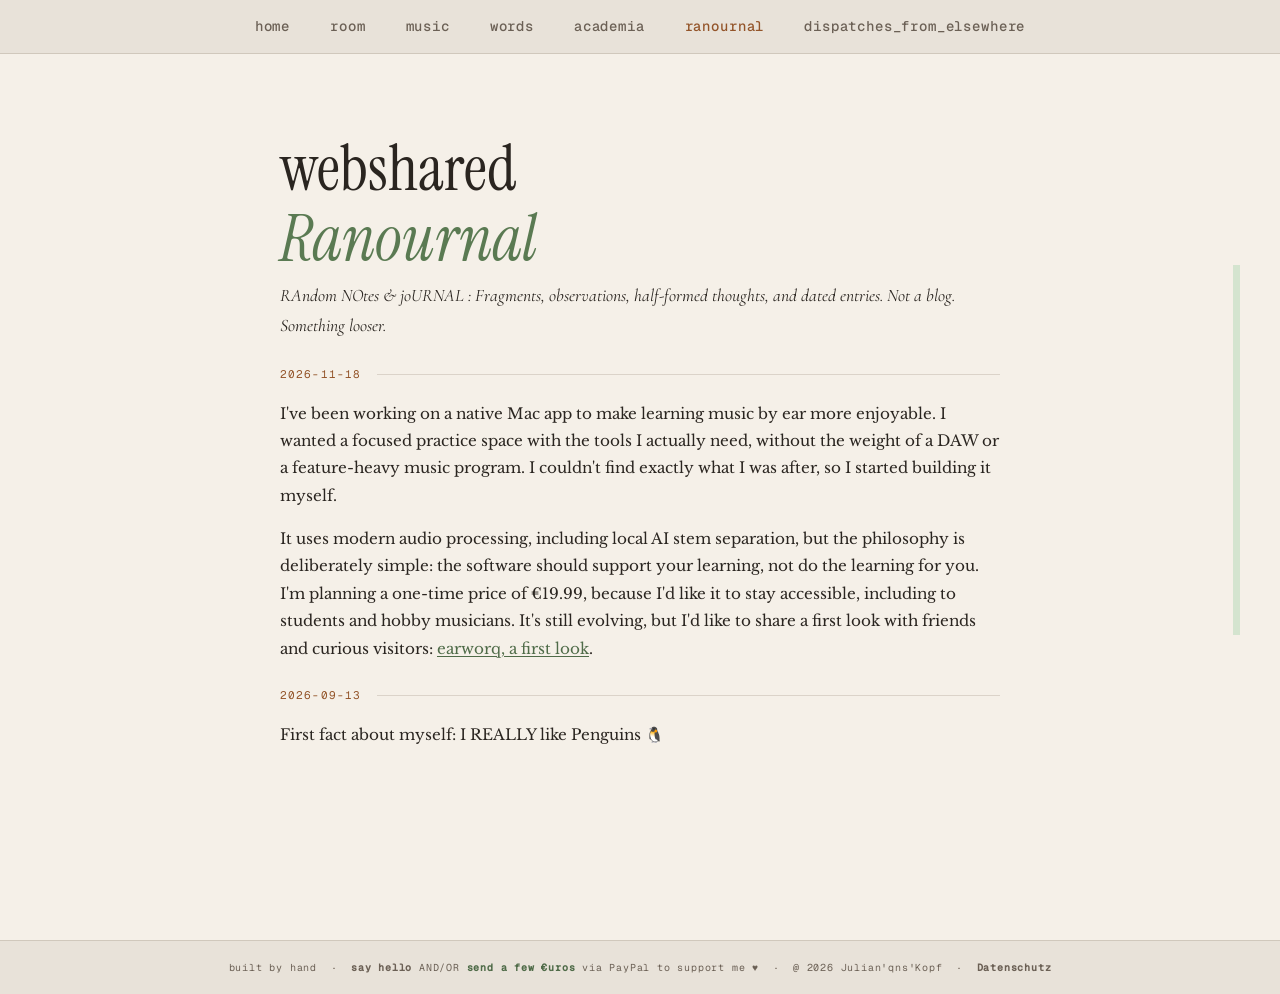
<file: ranournal.html>
<!DOCTYPE html>
<html lang="en">
<head>
  <meta charset="UTF-8">
  <meta name="viewport" content="width=device-width, initial-scale=1.0">
  <title>Ranournal — (The) Qorner</title>
  <meta name="description" content="RAndom NOtes &amp; joURNAL: fragments, observations, half-formed thoughts, and dated entries. Not a blog. Something looser.">
  <link rel="canonical" href="https://qorner.fyi/ranournal.html">
  <meta property="og:type" content="website">
  <meta property="og:site_name" content="(The) Qorner">
  <meta property="og:title" content="Ranournal — (The) Qorner">
  <meta property="og:description" content="RAndom NOtes &amp; joURNAL: fragments, observations, half-formed thoughts, and dated entries. Not a blog. Something looser.">
  <meta property="og:url" content="https://qorner.fyi/ranournal.html">
  <meta property="og:image" content="https://qorner.fyi/og.png">
<!-- @head -->
  <link rel="icon" href="/favicon.ico" sizes="32x32">
  <link rel="icon" href="/favicon.svg" type="image/svg+xml">
  <link rel="apple-touch-icon" href="/apple-touch-icon.png">
  <link rel="preload" href="fonts/instrument-serif-latin-400-normal.woff2" as="font" type="font/woff2" crossorigin>
  <link rel="preload" href="fonts/geist-mono-latin-500-normal.woff2" as="font" type="font/woff2" crossorigin>
  <link rel="stylesheet" href="styles.css?v=7b53b1a2">
<!-- @/head -->
</head>
<body class="section-page ranournal-page">
<!-- @phoneblock -->
  <div class="phone-block">
    <p class="phone-block-quote"><em>FUCK phones!</em> Only available on “big screens”, not sorry.</p>
    <div class="phone-block-author"><img class="phone-block-logo" src="logo-small.png" width="400" height="400" loading="lazy" alt="Q's logo"></div>
  </div>
<!-- @/phoneblock -->
<!-- @nav -->
  <nav><ul class="nav-links">
    <li><a href="index.html">home</a></li><li><a href="room.html">room</a></li><li><a href="music.html">music</a></li><li><a href="words.html">words</a></li><li><a href="academia.html">academia</a></li><li><a href="ranournal.html">ranournal</a></li><li><a href="dispatches.html">dispatches_from_elsewhere</a></li>
  </ul></nav>
<!-- @/nav -->
  <div class="section-progress" aria-hidden="true"><i></i></div>
  <main>
    <section id="ranournal">
      <div class="container">
        <h2 class="ranournal-title">webshared<br><em>Ranournal</em></h2>
        <p class="ranournal-body">
          RAndom NOtes &amp; joURNAL : Fragments, observations, half-formed thoughts, and dated entries. Not a blog. Something looser.
        </p>
        <div class="entry-stub">
          <div class="media-post" id="earworq-note" data-t="11:02">
            <div class="media-meta">
              <span class="media-date">2026-11-18</span>
            </div>
            <p class="media-text">I've been working on a native Mac app to make learning music by ear more enjoyable. I wanted a focused practice space with the tools I actually need, without the weight of a DAW or a feature-heavy music program. I couldn't find exactly what I was after, so I started building it myself.</p>
            <p class="media-text">It uses modern audio processing, including local AI stem separation, but the philosophy is deliberately simple: the software should support your learning, not do the learning for you. I'm planning a one-time price of €19.99, because I'd like it to stay accessible, including to students and hobby musicians. It's still evolving, but I'd like to share a first look with friends and curious visitors: <a href="earworq/">earworq, a first look</a>.</p>
          </div>
          <div class="media-post" id="penguins-note">
            <div class="media-meta">
              <span class="media-date">2026-09-13</span>
            </div>
            <p class="media-text">First fact about myself: I REALLY like Penguins 🐧</p>
          </div>
        </div>
      </div>
    </section>
  </main>
<!-- @footer -->
  <footer>
    <span>built by hand &nbsp;·&nbsp; <a href="mailto:qlsen@gmx.net">say hello</a> AND/OR <a class="footer-paypal" href="https://paypal.me/qlsen" target="_blank" rel="noopener noreferrer">send a few €uros</a> via PayPal to support me ♥️ &nbsp;·&nbsp; @ 2026 <a class="footer-about" href="about.html">Julian'qns'Kopf</a> &nbsp;·&nbsp; <a href="datenschutz.html">Datenschutz</a></span>
  </footer>
<!-- @/footer -->
  <script src="section-progress.js?v=83421c5c"></script>
</body>
</html>
</file>
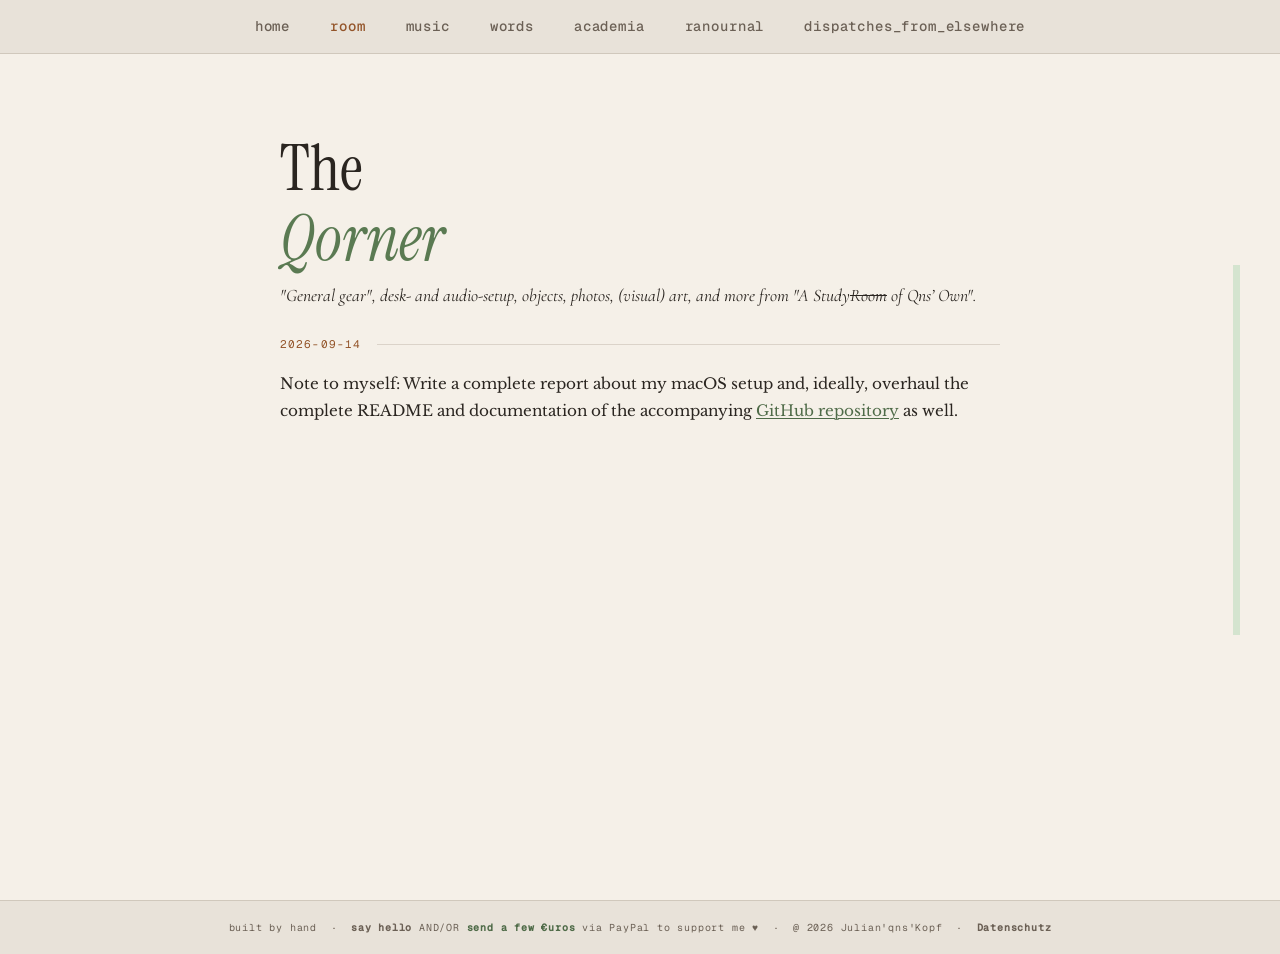
<file: room.html>
<!DOCTYPE html>
<html lang="en">
<head>
  <meta charset="UTF-8">
  <meta name="viewport" content="width=device-width, initial-scale=1.0">
  <title>Room — (The) Qorner</title>
  <meta name="description" content="General gear, desk- and audio-setup, objects, photos, (visual) art, and more.">
  <link rel="canonical" href="https://qorner.fyi/room.html">
  <meta property="og:type" content="website">
  <meta property="og:site_name" content="(The) Qorner">
  <meta property="og:title" content="Room — (The) Qorner">
  <meta property="og:description" content="General gear, desk- and audio-setup, objects, photos, (visual) art, and more.">
  <meta property="og:url" content="https://qorner.fyi/room.html">
  <meta property="og:image" content="https://qorner.fyi/og.png">
<!-- @head -->
  <link rel="icon" href="/favicon.ico" sizes="32x32">
  <link rel="icon" href="/favicon.svg" type="image/svg+xml">
  <link rel="apple-touch-icon" href="/apple-touch-icon.png">
  <link rel="preload" href="fonts/instrument-serif-latin-400-normal.woff2" as="font" type="font/woff2" crossorigin>
  <link rel="preload" href="fonts/geist-mono-latin-500-normal.woff2" as="font" type="font/woff2" crossorigin>
  <link rel="stylesheet" href="styles.css?v=7b53b1a2">
<!-- @/head -->
</head>
<body class="section-page room-page">
<!-- @phoneblock -->
  <div class="phone-block">
    <p class="phone-block-quote"><em>FUCK phones!</em> Only available on “big screens”, not sorry.</p>
    <div class="phone-block-author"><img class="phone-block-logo" src="logo-small.png" width="400" height="400" loading="lazy" alt="Q's logo"></div>
  </div>
<!-- @/phoneblock -->
<!-- @nav -->
  <nav><ul class="nav-links">
    <li><a href="index.html">home</a></li><li><a href="room.html">room</a></li><li><a href="music.html">music</a></li><li><a href="words.html">words</a></li><li><a href="academia.html">academia</a></li><li><a href="ranournal.html">ranournal</a></li><li><a href="dispatches.html">dispatches_from_elsewhere</a></li>
  </ul></nav>
<!-- @/nav -->
  <div class="section-progress" aria-hidden="true"><i></i></div>
  <main>
    <section id="room">
      <div class="container">
        <h2 class="room-title">The<br><span class="room-detail"><em> Qorner</em></span></h2>
        <p class="room-body">
          "General gear", desk- and audio-setup, objects, photos, (visual) art, and more from "A Study<s>Room</s> of Qns’ Own".
        </p>
        <div class="media-post" id="macos-note">
          <div class="media-meta">
            <span class="media-date">2026-09-14</span>
          </div>
          <p class="media-text">
            Note to myself: Write a complete report about my macOS setup and, ideally, overhaul the complete README and documentation of the accompanying <a href="https://github.com/qns7/macOS.qotfiles" target="_blank" rel="noopener noreferrer">GitHub repository</a> as well.
          </p>
        </div>
        <!-- <div class="room-list">
          <div class="room-item">desk</div>
          <div class="room-item">speakers</div>
          <div class="room-item">books</div>
          <div class="room-item">amp</div>
          <div class="room-item">light</div>
          <div class="room-item">cables</div>
        </div> -->
      </div>
    </section>
  </main>
<!-- @footer -->
  <footer>
    <span>built by hand &nbsp;·&nbsp; <a href="mailto:qlsen@gmx.net">say hello</a> AND/OR <a class="footer-paypal" href="https://paypal.me/qlsen" target="_blank" rel="noopener noreferrer">send a few €uros</a> via PayPal to support me ♥️ &nbsp;·&nbsp; @ 2026 <a class="footer-about" href="about.html">Julian'qns'Kopf</a> &nbsp;·&nbsp; <a href="datenschutz.html">Datenschutz</a></span>
  </footer>
<!-- @/footer -->
  <script src="section-progress.js?v=83421c5c"></script>
</body>
</html>
</file>
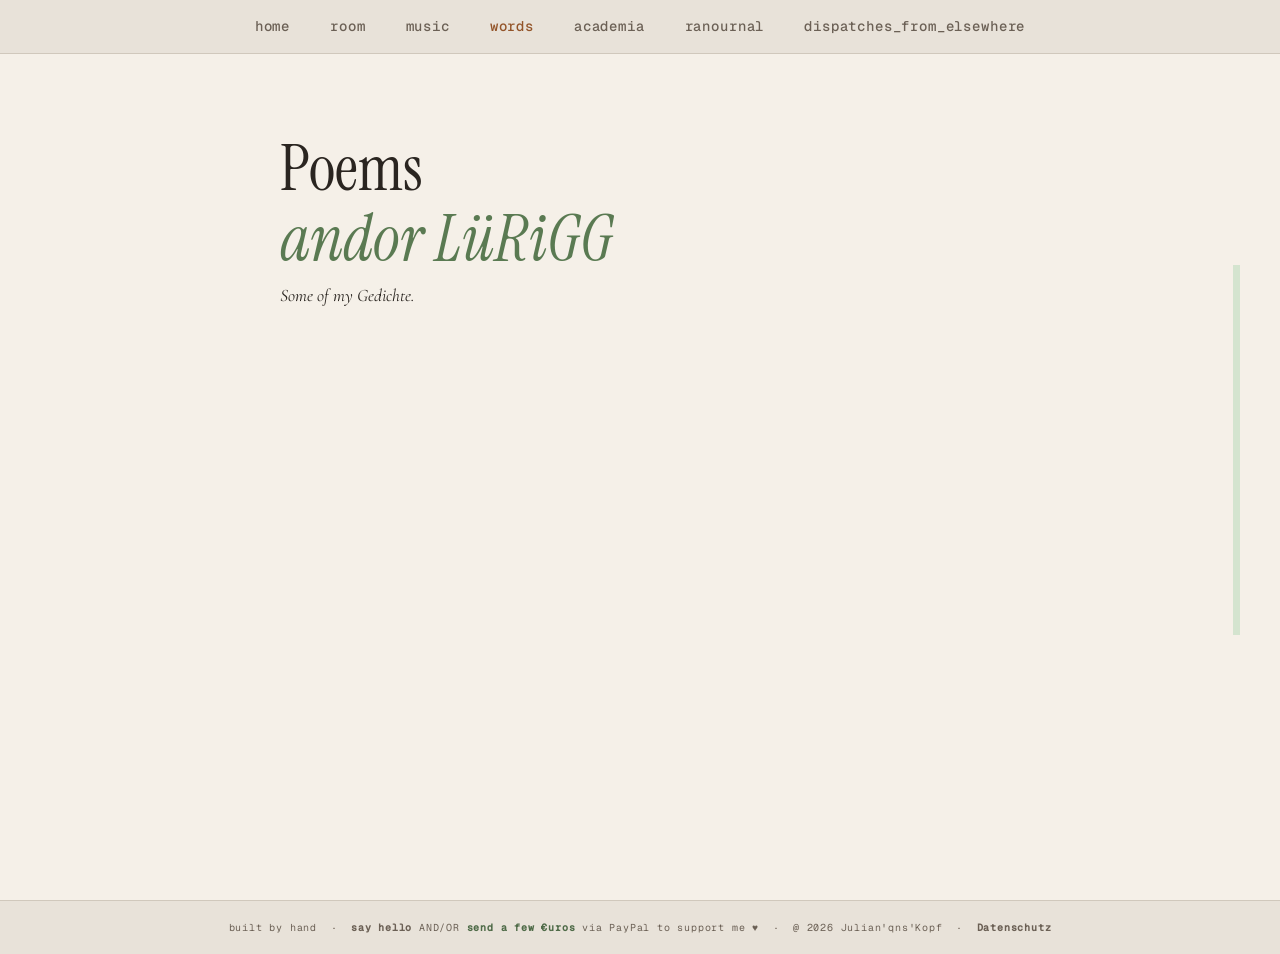
<file: words.html>
<!DOCTYPE html>
<html lang="en">
<head>
  <meta charset="UTF-8">
  <meta name="viewport" content="width=device-width, initial-scale=1.0">
  <title>Words — (The) Qorner</title>
  <meta name="description" content="Poems andor LüRiGG. Some of my Gedichte.">
  <link rel="canonical" href="https://qorner.fyi/words.html">
  <meta property="og:type" content="website">
  <meta property="og:site_name" content="(The) Qorner">
  <meta property="og:title" content="Words — (The) Qorner">
  <meta property="og:description" content="Poems andor LüRiGG. Some of my Gedichte.">
  <meta property="og:url" content="https://qorner.fyi/words.html">
  <meta property="og:image" content="https://qorner.fyi/og.png">
<!-- @head -->
  <link rel="icon" href="/favicon.ico" sizes="32x32">
  <link rel="icon" href="/favicon.svg" type="image/svg+xml">
  <link rel="apple-touch-icon" href="/apple-touch-icon.png">
  <link rel="preload" href="fonts/instrument-serif-latin-400-normal.woff2" as="font" type="font/woff2" crossorigin>
  <link rel="preload" href="fonts/geist-mono-latin-500-normal.woff2" as="font" type="font/woff2" crossorigin>
  <link rel="stylesheet" href="styles.css?v=7b53b1a2">
<!-- @/head -->
</head>
<body class="section-page words-page">
<!-- @phoneblock -->
  <div class="phone-block">
    <p class="phone-block-quote"><em>FUCK phones!</em> Only available on “big screens”, not sorry.</p>
    <div class="phone-block-author"><img class="phone-block-logo" src="logo-small.png" width="400" height="400" loading="lazy" alt="Q's logo"></div>
  </div>
<!-- @/phoneblock -->
<!-- @nav -->
  <nav><ul class="nav-links">
    <li><a href="index.html">home</a></li><li><a href="room.html">room</a></li><li><a href="music.html">music</a></li><li><a href="words.html">words</a></li><li><a href="academia.html">academia</a></li><li><a href="ranournal.html">ranournal</a></li><li><a href="dispatches.html">dispatches_from_elsewhere</a></li>
  </ul></nav>
<!-- @/nav -->
  <div class="section-progress" aria-hidden="true"><i></i></div>
  <main>
    <section id="words">
      <div class="container">
        <h2 class="poems-title">Poems<br><span class="poems-ampersand"><em>andor LüRiGG</em></span></h2>
        <p class="poems-body">
          Some of my Gedichte.
        </p>
        <div class="poem-stub">
          <!-- content -->
        </div>
      </div>
    </section>
  </main>
<!-- @footer -->
  <footer>
    <span>built by hand &nbsp;·&nbsp; <a href="mailto:qlsen@gmx.net">say hello</a> AND/OR <a class="footer-paypal" href="https://paypal.me/qlsen" target="_blank" rel="noopener noreferrer">send a few €uros</a> via PayPal to support me ♥️ &nbsp;·&nbsp; @ 2026 <a class="footer-about" href="about.html">Julian'qns'Kopf</a> &nbsp;·&nbsp; <a href="datenschutz.html">Datenschutz</a></span>
  </footer>
<!-- @/footer -->
  <script src="section-progress.js?v=83421c5c"></script>
</body>
</html>
</file>
<file: styles.css>
/* ─── FONTS (self-hosted, latin subset) ─────────────────────── */
@font-face {
  font-family: 'Instrument Serif';
  font-style: normal;
  font-weight: 400;
  font-display: swap;
  src: url('fonts/instrument-serif-latin-400-normal.woff2') format('woff2');
  unicode-range: U+0000-00FF, U+0131, U+0152-0153, U+02BB-02BC, U+02C6, U+02DA, U+02DC, U+0304, U+0308, U+0329, U+2000-206F, U+20AC, U+2122, U+2191, U+2193, U+2212, U+2215, U+FEFF, U+FFFD;
}

@font-face {
  font-family: 'Instrument Serif';
  font-style: italic;
  font-weight: 400;
  font-display: swap;
  src: url('fonts/instrument-serif-latin-400-italic.woff2') format('woff2');
  unicode-range: U+0000-00FF, U+0131, U+0152-0153, U+02BB-02BC, U+02C6, U+02DA, U+02DC, U+0304, U+0308, U+0329, U+2000-206F, U+20AC, U+2122, U+2191, U+2193, U+2212, U+2215, U+FEFF, U+FFFD;
}

@font-face {
  font-family: 'Geist Mono';
  font-style: normal;
  font-weight: 300;
  font-display: swap;
  src: url('fonts/geist-mono-latin-300-normal.woff2') format('woff2');
  unicode-range: U+0000-00FF, U+0131, U+0152-0153, U+02BB-02BC, U+02C6, U+02DA, U+02DC, U+0304, U+0308, U+0329, U+2000-206F, U+20AC, U+2122, U+2191, U+2193, U+2212, U+2215, U+FEFF, U+FFFD;
}

@font-face {
  font-family: 'Geist Mono';
  font-style: normal;
  font-weight: 400;
  font-display: swap;
  src: url('fonts/geist-mono-latin-400-normal.woff2') format('woff2');
  unicode-range: U+0000-00FF, U+0131, U+0152-0153, U+02BB-02BC, U+02C6, U+02DA, U+02DC, U+0304, U+0308, U+0329, U+2000-206F, U+20AC, U+2122, U+2191, U+2193, U+2212, U+2215, U+FEFF, U+FFFD;
}

@font-face {
  font-family: 'Geist Mono';
  font-style: normal;
  font-weight: 500;
  font-display: swap;
  src: url('fonts/geist-mono-latin-500-normal.woff2') format('woff2');
  unicode-range: U+0000-00FF, U+0131, U+0152-0153, U+02BB-02BC, U+02C6, U+02DA, U+02DC, U+0304, U+0308, U+0329, U+2000-206F, U+20AC, U+2122, U+2191, U+2193, U+2212, U+2215, U+FEFF, U+FFFD;
}

@font-face {
  font-family: 'Cormorant Garamond';
  font-style: normal;
  font-weight: 300;
  font-display: swap;
  src: url('fonts/cormorant-garamond-latin-300-normal.woff2') format('woff2');
  unicode-range: U+0000-00FF, U+0131, U+0152-0153, U+02BB-02BC, U+02C6, U+02DA, U+02DC, U+0304, U+0308, U+0329, U+2000-206F, U+20AC, U+2122, U+2191, U+2193, U+2212, U+2215, U+FEFF, U+FFFD;
}

@font-face {
  font-family: 'Cormorant Garamond';
  font-style: italic;
  font-weight: 300;
  font-display: swap;
  src: url('fonts/cormorant-garamond-latin-300-italic.woff2') format('woff2');
  unicode-range: U+0000-00FF, U+0131, U+0152-0153, U+02BB-02BC, U+02C6, U+02DA, U+02DC, U+0304, U+0308, U+0329, U+2000-206F, U+20AC, U+2122, U+2191, U+2193, U+2212, U+2215, U+FEFF, U+FFFD;
}

@font-face {
  font-family: 'Cormorant Garamond';
  font-style: normal;
  font-weight: 400;
  font-display: swap;
  src: url('fonts/cormorant-garamond-latin-400-normal.woff2') format('woff2');
  unicode-range: U+0000-00FF, U+0131, U+0152-0153, U+02BB-02BC, U+02C6, U+02DA, U+02DC, U+0304, U+0308, U+0329, U+2000-206F, U+20AC, U+2122, U+2191, U+2193, U+2212, U+2215, U+FEFF, U+FFFD;
}

@font-face {
  font-family: 'Cormorant Garamond';
  font-style: italic;
  font-weight: 400;
  font-display: swap;
  src: url('fonts/cormorant-garamond-latin-400-italic.woff2') format('woff2');
  unicode-range: U+0000-00FF, U+0131, U+0152-0153, U+02BB-02BC, U+02C6, U+02DA, U+02DC, U+0304, U+0308, U+0329, U+2000-206F, U+20AC, U+2122, U+2191, U+2193, U+2212, U+2215, U+FEFF, U+FFFD;
}

@font-face {
  font-family: 'Cormorant Garamond';
  font-style: normal;
  font-weight: 600;
  font-display: swap;
  src: url('fonts/cormorant-garamond-latin-600-normal.woff2') format('woff2');
  unicode-range: U+0000-00FF, U+0131, U+0152-0153, U+02BB-02BC, U+02C6, U+02DA, U+02DC, U+0304, U+0308, U+0329, U+2000-206F, U+20AC, U+2122, U+2191, U+2193, U+2212, U+2215, U+FEFF, U+FFFD;
}

@font-face {
  font-family: 'Libre Baskerville';
  font-style: normal;
  font-weight: 400;
  font-display: swap;
  src: url('fonts/libre-baskerville-latin-400-normal.woff2') format('woff2');
  unicode-range: U+0000-00FF, U+0131, U+0152-0153, U+02BB-02BC, U+02C6, U+02DA, U+02DC, U+0304, U+0308, U+0329, U+2000-206F, U+20AC, U+2122, U+2191, U+2193, U+2212, U+2215, U+FEFF, U+FFFD;
}

@font-face {
  font-family: 'Libre Baskerville';
  font-style: italic;
  font-weight: 400;
  font-display: swap;
  src: url('fonts/libre-baskerville-latin-400-italic.woff2') format('woff2');
  unicode-range: U+0000-00FF, U+0131, U+0152-0153, U+02BB-02BC, U+02C6, U+02DA, U+02DC, U+0304, U+0308, U+0329, U+2000-206F, U+20AC, U+2122, U+2191, U+2193, U+2212, U+2215, U+FEFF, U+FFFD;
}

@font-face {
  font-family: 'Libre Baskerville';
  font-style: normal;
  font-weight: 700;
  font-display: swap;
  src: url('fonts/libre-baskerville-latin-700-normal.woff2') format('woff2');
  unicode-range: U+0000-00FF, U+0131, U+0152-0153, U+02BB-02BC, U+02C6, U+02DA, U+02DC, U+0304, U+0308, U+0329, U+2000-206F, U+20AC, U+2122, U+2191, U+2193, U+2212, U+2215, U+FEFF, U+FFFD;
}

@font-face {
  font-family: 'Gloria Hallelujah';
  font-style: normal;
  font-weight: 400;
  font-display: swap;
  src: url('fonts/gloria-hallelujah-latin-400-normal.woff2') format('woff2');
  unicode-range: U+0000-00FF, U+0131, U+0152-0153, U+02BB-02BC, U+02C6, U+02DA, U+02DC, U+0304, U+0308, U+0329, U+2000-206F, U+20AC, U+2122, U+2191, U+2193, U+2212, U+2215, U+FEFF, U+FFFD;
}

@font-face {
  font-family: 'Cascadia Mono';
  font-style: normal;
  font-weight: 400;
  font-display: swap;
  src: url('fonts/cascadia-mono-latin-400-normal.woff2') format('woff2');
  unicode-range: U+0000-00FF, U+0131, U+0152-0153, U+02BB-02BC, U+02C6, U+02DA, U+02DC, U+0304, U+0308, U+0329, U+2000-206F, U+20AC, U+2122, U+2191, U+2193, U+2212, U+2215, U+FEFF, U+FFFD;
}

@font-face {
  font-family: 'Cascadia Mono';
  font-style: normal;
  font-weight: 700;
  font-display: swap;
  src: url('fonts/cascadia-mono-latin-700-normal.woff2') format('woff2');
  unicode-range: U+0000-00FF, U+0131, U+0152-0153, U+02BB-02BC, U+02C6, U+02DA, U+02DC, U+0304, U+0308, U+0329, U+2000-206F, U+20AC, U+2122, U+2191, U+2193, U+2212, U+2215, U+FEFF, U+FFFD;
}

:root {
  --bg:           #f5f0e8;
  --bg-warm:      #ede8df;
  --bg-chrome:    #e8e2d9;
  --ink:          #2a2520;
  --ink-muted:    #6b6055;
  --orange:       #c8733a;
  --orange-light: #d9915a;
  --orange-pale:  #f0dcc8;
  --green:        #5a7a52;
  --green-light:  #7a9e70;
  --green-pale:   #d4e4cf;
  --orange-text:  #935429;   /* orange for small text (>=4.6:1 on all backgrounds) */
  --green-text:   #4f6b48;   /* sage for small text (>=4.6:1 on all backgrounds) */
  --rule:         #d0c8bc;
  --nav-h:        54px;
}

*, *::before, *::after { box-sizing: border-box; margin: 0; padding: 0; }

html {
  scroll-behavior: smooth;
  overflow-y: scroll;
}

body {
  background: var(--bg);
  color: var(--ink);
  font-family: 'Geist Mono', monospace;
  font-size: 14px;
  line-height: 1.7;
}

/* ─── NAV ──────────────────────────────────────────────────── */
nav {
  position: fixed;
  top: 0; left: 0; right: 0;
  height: var(--nav-h);
  background: var(--bg-chrome);
  border-bottom: 1px solid var(--rule);
  display: flex;
  align-items: center;
  justify-content: center;
  padding: 0 2.5rem;
  z-index: 100;
}

.nav-links {
  display: flex;
  gap: 2.5rem;
  list-style: none;
}

.nav-links a {
  font-family: 'Geist Mono', monospace;
  font-size: 14px;
  font-weight: 500;
  letter-spacing: 0.06em;
  text-transform: lowercase;
  text-decoration: none;
  color: var(--ink-muted);
  transition: color 0.15s;
  position: relative;
}

.nav-links a::after {
  content: '';
  position: absolute;
  bottom: -2px; left: 0;
  width: 0; height: 1px;
  background: var(--orange);
  transition: width 0.2s;
}

.nav-links a:hover { color: var(--orange-text); }
.nav-links a:hover::after { width: 100%; }

/* ─── SECTIONS ─────────────────────────────────────────────── */
section {
  min-height: 100vh;
  padding: calc(var(--nav-h) + 5rem) 0 6rem;
  border-bottom: 1px solid var(--rule);
}

section:last-child { border-bottom: none; }

.container {
  max-width: 800px;
  margin: 0 auto;
  padding: 0 2.5rem;
}

/* ─── HOME ─────────────────────────────────────────────────── */
#home {
  display: flex;
  align-items: center;
  background: var(--bg);
}

#home .container {
  transform: translateY(0); /* back to 0 from -5rem ; the only value you'll tune */
}

.home-greeting {
  font-family: 'Cormorant Garamond', serif;
  font-weight: 300;
  font-size: 13px;
  letter-spacing: 0.15em;
  text-transform: uppercase;
  color: var(--green);
  margin-bottom: 1.2rem;
}

.home-tagline {
  font-family: 'Instrument Serif', serif;
  font-size: 1.35rem;
  color: var(--ink-muted);
  max-width: 480px;
  line-height: 1.6;
  margin-bottom: 2rem;
  text-align: center;
  margin: 0rem 0rem 0rem 1.5rem;
}

/* .home-logo-placeholder {
  font-family: 'Geist Mono', monospace;
  font-size: 14px;
  color: var(--ink-muted);
  margin-bottom: 2rem;
  padding: 3rem 0;
  border: 1px dashed var(--rule);
  text-align: center;
} */
.home-logo-placeholder {
  border: none;
  padding: 0;
  width: 100%;
  display: flex;
  justify-content: center;
  margin: 2rem 0;
}

.home-meta-text {
  font-family: 'Cormorant Garamond', serif;
  font-weight: 400;
  font-size: 18px;
  letter-spacing: 0.037em;
  text-transform: uppercase;
  color: var(--orange);
  text-align: center;
}

/* decorative element */
.home-deco {
  position: absolute;
  right: 3rem;
  top: 50%;
  transform: translateY(-50%);
  width: 180px;
  height: 180px;
  border-radius: 50%;
  border: 1px solid var(--rule);
  opacity: 0.4;
  pointer-events: none;
}

.home-deco::before {
  content: '';
  position: absolute;
  inset: 20px;
  border-radius: 50%;
  border: 1px solid var(--green-light);
  opacity: 0.5;
}

/* ─── MUSIC ─────────────────────────────────────────────────── */
#music { background: var(--bg); }

.music-title {
  font-family: 'Instrument Serif', serif;
  font-size: clamp(2.5rem, 5vw, 4rem);
  font-weight: 400;
  line-height: 1.1;
  color: var(--ink);
  margin-bottom: 0.4rem;
}

.music-title em {
  font-style: italic;
  color: var(--orange);
}

.music-body {
  font-family: 'Cormorant Garamond', serif;
  font-size: 1.1rem;
  font-weight: 400;
  font-style: italic;
  color: var(--ink);
  margin-bottom: 0;
}

.footnote-ref {
  font-size: 0.58em;
  line-height: 0;
  vertical-align: super;
  margin-left: 0.08em;
}

.footnote {
  margin-top: 0.55rem;
  font-family: 'Cormorant Garamond', serif;
  font-size: 0.85rem;
  font-style: normal;
  line-height: 1.45;
  color: var(--ink-muted);
}

.footnote sup {
  font-family: 'Cormorant Garamond', serif;
  font-size: 0.638rem;
  line-height: 0;
  vertical-align: super;
  margin-right: 0.2em;
}

.tag-row {
  display: flex;
  flex-wrap: wrap;
  gap: 0.5rem;
}

.tag {
  font-family: 'Geist Mono', monospace;
  font-size: 10px;
  letter-spacing: 0.1em;
  text-transform: lowercase;
  padding: 0.3rem 0.8rem;
  border: 1px solid var(--rule);
  color: var(--ink-muted);
  border-radius: 2px;
  background: transparent;
  transition: border-color 0.15s, color 0.15s;
}

.tag:hover { border-color: var(--green); color: var(--green); }
.tag.orange:hover { border-color: var(--orange); color: var(--orange); }

/* placeholder card */
.placeholder-card {
  margin-top: 2.5rem;
  padding: 2rem;
  border: 1px dashed var(--rule);
  border-radius: 2px;
  color: var(--ink-muted);
  font-family: 'Geist Mono', monospace;
  font-size: 11px;
  letter-spacing: 0.05em;
  text-align: center;
  opacity: 0.6;
}

/* ─── WORDS ─────────────────────────────────────────────────── */
#words { background: var(--bg); }

.poems-title {
  font-family: 'Instrument Serif', serif;
  font-size: clamp(2.5rem, 5vw, 4rem);
  font-weight: 400;
  line-height: 1.1;
  color: var(--ink);
  margin-bottom: 0.4rem;
}

.poems-ampersand {
  color: var(--green);
}

.poems-ampersand em {
  font-style: italic;
}

.poems-body {
  font-family: 'Cormorant Garamond', serif;
  font-size: 1.1rem;
  font-weight: 400;
  font-style: italic;
  color: var(--ink);
  margin-bottom: 0;
}

/* sample poem stub */
.poem-stub {
  margin-top: 2rem;
  padding-left: 1.5rem;
  border-left: 2px solid var(--green-pale);
}

.poem-stub p {
  font-family: 'Cormorant Garamond', serif;
  font-size: 1.05rem;
  font-style: italic;
  line-height: 2;
  color: var(--ink-muted);
  opacity: 0.55;
}

.poem-stub .poem-author {
  font-family: 'Geist Mono', monospace;
  font-size: 10px;
  letter-spacing: 0.12em;
  color: var(--green);
  margin-top: 0.8rem;
  font-style: normal;
  display: block;
}

/* ─── ROOM ──────────────────────────────────────────────────── */
#room { background: var(--bg); }

.room-title {
  font-family: 'Instrument Serif', serif;
  font-size: clamp(2.5rem, 5vw, 4rem);
  font-weight: 400;
  line-height: 1.1;
  color: var(--ink);
  margin-bottom: 0.4rem;
}

.room-title .accent { color: var(--orange); }

.room-detail {
  font-style: italic;
  color: var(--green);
}

.room-body {
  font-family: 'Cormorant Garamond', serif;
  font-size: 1.1rem;
  font-weight: 400;
  font-style: italic;
  color: var(--ink);
  margin-bottom: 0;
}

section a {
  color: var(--green-text);
  text-decoration: underline;
  text-decoration-thickness: 1px;
  text-underline-offset: 0.12em;
}

section a:hover {
  color: var(--orange-text);
}

.external-post {
  margin-top: 2.5rem;
  padding: 1.5rem;
  border: 1px solid var(--rule);
  border-left: 3px solid var(--orange);
  background: var(--bg-warm);
}

.media-post > .external-post {
  margin-top: 1.5rem;
}

.media-post-image {
  margin: calc(1rem + 7px) 0 1.5rem;
}

.media-post-image img {
  display: block;
  width: 100%;
  height: auto;
  border: 1px solid var(--rule);
}

.external-post-meta {
  display: flex;
  flex-wrap: wrap;
  gap: 0.8rem 1.2rem;
  margin-bottom: 1rem;
  font-family: 'Geist Mono', monospace;
  font-size: 11px;
  letter-spacing: 0.08em;
  text-transform: lowercase;
  color: var(--ink-muted);
}

.external-post-source {
  color: var(--orange-text);
}

.external-post-title {
  font-family: 'Instrument Serif', serif;
  font-size: clamp(1.5rem, 3vw, 2.2rem);
  font-weight: 400;
  line-height: 1.15;
  color: var(--ink);
  margin-bottom: 1.5rem;
}

.external-post-body {
  font-family: 'Libre Baskerville', serif;
  font-size: 0.9rem;
  line-height: 1.75;
  color: var(--ink);
}

.external-post-body p {
  margin-bottom: 1rem;
}

.external-post-body h4 {
  margin: 1.8rem 0 0.6rem;
  font-family: 'Geist Mono', monospace;
  font-size: 11px;
  letter-spacing: 0.12em;
  text-transform: uppercase;
  color: var(--green-text);
}

.external-post-body ul {
  padding-left: 1.2rem;
}

.external-post-body li {
  margin-bottom: 0.7rem;
}

.external-post-body blockquote {
  margin: 0 0 1rem;
  padding-left: 1rem;
  border-left: 2px solid var(--rule);
  color: var(--ink-muted);
}

.external-post-body blockquote p {
  margin-bottom: 0;
}

.external-post-body a {
  overflow-wrap: anywhere;
}

.external-post-footer {
  display: flex;
  flex-wrap: wrap;
  justify-content: space-between;
  gap: 1rem;
  margin-top: 1.8rem;
  padding-top: 1rem;
  border-top: 0.5px solid var(--rule);
  font-family: 'Geist Mono', monospace;
  font-size: 11px;
  line-height: 1.5;
  color: var(--ink-muted);
}

.external-post-footer a {
  color: var(--orange-text);
  text-decoration: none;
}

.external-post a {
  color: var(--orange-text);
}

.external-post a:hover {
  color: var(--green-text);
}

.external-post-footer a:hover {
  color: var(--green-text);
}

.room-list {
  margin-top: 2rem;
  display: flex;
  flex-direction: column;
  gap: 0.8rem;
}

.room-item {
  font-family: 'Instrument Serif', serif;
  font-size: 1rem;
  color: var(--ink);
  padding-left: 1.5rem;
  position: relative;
}

.room-item::before {
  content: '—';
  position: absolute;
  left: 0;
  color: var(--green);
}

/* ─── ACADEMIA ──────────────────────────────────────────────── */
#academia { background: var(--bg); }

.academia-title {
  font-family: 'Instrument Serif', serif;
  font-size: clamp(2.5rem, 5vw, 4rem);
  font-weight: 400;
  line-height: 1.1;
  color: var(--ink);
  margin-bottom: 0.4rem;
}

.academia-title span {
  display: block;
  font-style: italic;
  color: var(--orange);
}

.academia-body {
  font-family: 'Cormorant Garamond', serif;
  font-size: 1.1rem;
  font-weight: 400;
  font-style: italic;
  color: var(--ink);
  margin-bottom: 0;
}

.cite-block {
  margin-top: 2rem;
  padding: 1.5rem 2rem;
  background: var(--green-pale);
  border-left: 3px solid var(--green);
  opacity: 0.75;
}

.cite-block p {
  font-family: 'Cormorant Garamond', serif;
  font-size: 1.05rem;
  font-style: italic;
  color: var(--ink);
  line-height: 1.8;
}

.cite-source {
  font-family: 'Geist Mono', monospace;
  font-size: 10px;
  letter-spacing: 0.1em;
  color: var(--green);
  margin-top: 0.8rem;
  display: block;
}

.media-post {
  padding-top: 1.5rem;
}

.media-meta {
  display: flex;
  gap: 1rem;
  margin-bottom: 0;
  align-items: center;
}

.media-meta::after {
  content: '';
  flex: 1;
  height: 1.5px;
  background: rgba(208, 200, 188, 0.7);
}

.media-post > .media-text:first-of-type {
  margin-top: 1rem;
}

.media-date {
  font-family: 'Geist Mono', monospace;
  font-size: 11px;
  letter-spacing: 0.1em;
  color: var(--orange-text);
  text-transform: lowercase;
}

.media-text {
  font-family: 'Libre Baskerville', serif;
  font-size: 0.95rem;
  line-height: 1.8;
  color: var(--ink);
}

.media-post .media-text + .media-text {
  margin-top: 1rem;
}

.media-quote {
  margin: 1.5rem 0 0;
  padding-left: 1rem;
  border-left: 2px solid var(--rule);
}

.media-quote p {
  margin-bottom: 0.9rem;
  font-family: 'Libre Baskerville', serif;
  font-size: 0.9rem;
  line-height: 1.8;
  color: var(--ink-muted);
}

.media-quote p:last-child {
  margin-bottom: 0;
}

.media-list {
  margin: 1rem 0 1rem 0;
  padding-left: 1.2rem;
  font-family: 'Geist Mono', monospace;
  font-size: 14px;
  line-height: 1.8;
  color: var(--ink-muted);
}

.media-list strong {
  color: var(--orange-text);
  font-weight: 500;
}

.media-list a {
  color: var(--green-text);
  font-weight: 500;
  text-decoration: underline;
}

.media-list a:hover {
  color: var(--orange-text);
}

.pdf-preview {
  margin-top: 1rem;
  border: 1px solid var(--rule);
  border-radius: 2px;
  overflow: hidden;
  background: var(--bg);
}

.pdf-container {
  display: flex;
  justify-content: center;
  align-items: center;
  background: #fafafa;
  padding: 2rem;
  min-height: auto;
}

#pdfCanvas {
  width: 100%;
  height: auto;
  max-width: 100%;
  box-shadow: 0 2px 8px rgba(0, 0, 0, 0.1);
}

.pdf-controls {
  position: relative;   /* add this */
  display: flex;
  justify-content: center;
  align-items: center;
  gap: 2rem;
  padding: 1.5rem;
  border-top: 1px solid var(--rule);
  background: var(--bg);
}

.pdf-btn {
  font-family: 'Geist Mono', monospace;
  font-size: 12px;
  letter-spacing: 0.05em;
  padding: 0.5rem 1rem;
  border: 1px solid var(--rule);
  background: transparent;
  color: var(--ink);
  cursor: pointer;
  transition: all 0.15s;
  border-radius: 2px;
}

.pdf-btn:hover {
  border-color: var(--green);
  color: var(--green-text);
}

.pdf-btn:disabled {
  opacity: 0.3;
  cursor: not-allowed;
}

.pdf-btn-right {
  position: absolute;
  right: 1.5rem;
  top: 50%;
  transform: translateY(-50%);
}

.pdf-page-info {
  font-family: 'Geist Mono', monospace;
  font-size: 11px;
  letter-spacing: 0.05em;
  color: var(--ink-muted);
  white-space: nowrap;
  min-width: 100px;
  text-align: center;
}

/* ─── RANOURNAL ─────────────────────────────────────────────── */
#ranournal { background: var(--bg); }

.ranournal-title {
  font-family: 'Instrument Serif', serif;
  font-size: clamp(2.5rem, 5vw, 4rem);
  font-weight: 400;
  line-height: 1.1;
  color: var(--ink);
  margin-bottom: 0.4rem;
}

.ranournal-title em {
  font-style: italic;
  color: var(--green);
}

.ranournal-body {
  font-family: 'Cormorant Garamond', serif;
  font-size: 1.1rem;
  font-weight: 400;
  font-style: italic;
  color: var(--ink);
  margin-bottom: 0;
}

.entry-row {
  display: flex;
  align-items: baseline;
  gap: 1.5rem;
  padding: 1rem 0;
  border-bottom: 1px solid var(--rule);
  opacity: 0.5;
}

.entry-date {
  font-family: 'Geist Mono', monospace;
  font-size: 10px;
  letter-spacing: 0.1em;
  color: var(--orange);
  white-space: nowrap;
  min-width: 80px;
}

.entry-title-text {
  font-family: 'Instrument Serif', serif;
  font-size: 1rem;
  color: var(--ink);
}

/* ─── DISPATCHES ────────────────────────────────────────────── */
#dispatches { background: var(--bg); }

.dispatches-title {
  font-family: 'Instrument Serif', serif;
  font-size: clamp(2.5rem, 5vw, 4rem);
  font-weight: 400;
  line-height: 1.1;
  color: var(--ink);
  margin-bottom: 0.4rem;
}

.dispatches-title em {
  font-style: italic;
  color: var(--orange);
}

.dispatches-body {
  font-family: 'Cormorant Garamond', serif;
  font-size: 1.1rem;
  font-weight: 400;
  font-style: italic;
  color: var(--ink);
  margin-bottom: 0;
}

/* ─── FOOTER ────────────────────────────────────────────────── */
footer {
  height: var(--nav-h);
  padding: 0 2.5rem;
  display: flex;
  justify-content: center;
  align-items: center;
  border-top: 1px solid var(--rule);
  font-family: 'Geist Mono', monospace;
  font-size: 10px;
  letter-spacing: 0.08em;
  color: var(--ink-muted);
  background: var(--bg-chrome);
}

footer a {
  color: var(--ink-muted);
  font-weight: 700;
  text-decoration: none;
}

footer a.footer-paypal {
  color: var(--green-text);
}

footer a.footer-about {
  color: inherit;
  font-weight: inherit;
  text-decoration: none;
}

footer a:hover { color: var(--orange-text); }

.home-page {
  min-height: 100vh;
  display: flex;
  flex-direction: column;
}

.home-page > #home {
  flex: 1;
  min-height: 0;
  border-bottom: none;
}

.section-page {
  min-height: 100vh;
  padding-top: 0;
}

.section-page .section-progress {
  position: fixed;
  right: 2.5rem;
  top: 50%;
  width: 7px;
  height: 370px;
  transform: translateY(-50%);
  display: block;
  background: var(--green-pale);
  z-index: 50;
}

.section-page .section-progress i {
  display: block;
  width: 100%;
  height: 0;
  background: var(--green);
  transition: height 0.15s ease-out;
}

.section-page .container {
  padding-bottom: 6rem;
}

.section-page .nav-links a[href$=".html"] {
  color: var(--ink-muted);
}

.section-page.room-page .nav-links a[href="room.html"],
.section-page.music-page .nav-links a[href="music.html"],
.section-page.words-page .nav-links a[href="words.html"],
.section-page.academia-page .nav-links a[href="academia.html"],
.section-page.ranournal-page .nav-links a[href="ranournal.html"],
.section-page.dispatches-page .nav-links a[href="dispatches.html"] {
  color: var(--orange-text);
}

/* ─── RESPONSIVE ────────────────────────────────────────────── */
@media (max-width: 900px) {
  .section-page .section-progress { display: none; }
}

@media (max-width: 600px) {
  nav { padding: 0 1.2rem; }
  .nav-links { gap: 1.2rem; }
  .container { padding: 0 1.2rem; }
  .room-grid { grid-template-columns: 1fr 1fr; }
  footer { flex-direction: column; gap: 0.5rem; text-align: center; }
}

/* 22:25, 05.09.26, SAT */
/* 22:25, 05.09.26, SAT */
.tagline-wrap {
  text-align: center;
}

.tagline {
  display: inline-grid;
  grid-template-columns: max-content max-content;
  font-family: 'Instrument Serif', serif;
  font-size: 1.35rem;
  color: var(--ink-muted);
  margin: 0rem 0rem 0rem 0rem;
}

.tagline-row {
  display: contents;
}

.tagline-prefix {
  grid-column: 1;
  text-align: right;
}

.tagline-suffix {
  grid-column: 2;
  text-align: left;
  white-space: nowrap;
}

/* ─── LOGO ────────────────────────────────────────────── */

.home-logo {
  width: 560px;
  height: 560px;
  object-fit: contain;
}

/* ─── HOME: logo links to the newest entry + handwritten note ── */
.home-logo-link {
  position: relative;
  display: block;
  margin: -0.73rem 0 -1.3rem 1rem;
}

.home-logo-link .home-logo {
  display: block;
}

.home-page {
  overflow-x: clip;
}

.home-logo-link:focus-visible {
  outline: 2px solid var(--orange-text);
  outline-offset: 8px;
}

/* the note sits at the top right of the logo (percentages of the logo box); arrow points at the Q */
.home-note {
  position: absolute;
  top: 14px;
  left: 397px;
  display: flex;
  align-items: flex-start;
  gap: 0.25rem;
  color: var(--orange-text);
  font-family: 'Gloria Hallelujah', cursive;
  font-size: 1.1rem;
  line-height: 1.2;
  white-space: nowrap;
  transform: rotate(-3deg);
}

.home-note-arrow {
  flex: none;
  width: 3.4rem;
  height: auto;
  margin-top: 0;
  fill: currentColor;
}

/* anchors: keep the target post clear of the fixed nav */
.media-post[id] {
  scroll-margin-top: calc(var(--nav-h) + 1.5rem);
}

@media (max-height: 950px) {
  #home {
    padding-top: 4rem;
    padding-bottom: 1rem;
  }

  #home .home-logo-placeholder {
    margin-top: 0.5rem;
    margin-bottom: 0.5rem;
  }
}

/* ─── LEGAL / PRIVACY TEXT ──────────────────────────────────── */
.legal {
  max-width: 640px;
  margin-top: 3rem;
}

.legal h3 {
  margin: 2rem 0 0.6rem;
  font-family: 'Geist Mono', monospace;
  font-size: 11px;
  font-weight: 500;
  letter-spacing: 0.12em;
  text-transform: uppercase;
  color: var(--green-text);
}

.legal h3:first-child {
  margin-top: 0;
}

.legal p,
.legal li {
  font-family: 'Libre Baskerville', serif;
  font-size: 0.9rem;
  line-height: 1.75;
  color: var(--ink);
}

.legal p {
  margin-bottom: 1rem;
}

.legal ul {
  margin-bottom: 1rem;
  padding-left: 1.2rem;
}

.legal li {
  margin-bottom: 0.5rem;
}

.legal .legal-meta {
  font-family: 'Geist Mono', monospace;
  font-size: 11px;
  color: var(--ink-muted);
}

/* ─── ABOUT (same layout as the phone block: centred text, rule + logo as the "author") ── */
.about-page section {
  display: flex;
  flex-direction: column;
  align-items: center;
  justify-content: center;
  gap: 1.8rem;
  min-height: calc(100vh - var(--nav-h));
  padding: calc(var(--nav-h) + 2rem) 1.6rem 4rem;
  text-align: center;
  border-bottom: none;
}

.about-copy {
  display: flex;
  flex-direction: column;
  gap: 1.1rem;
}

.about-text {
  max-width: 46ch;
  font-family: 'Cascadia Mono', monospace;
  font-size: 1.35rem;
  line-height: 1.8;
  color: var(--ink);
}

.about-text .qns {
  color: var(--green-text);
}

.about-author {
  display: flex;
  flex-direction: column;
  align-items: center;
  gap: 0.9rem;
}

.about-author::before {
  content: '';
  width: 2rem;
  height: 1.5px;
  background: var(--rule);
}

.about-logo {
  display: block;
  width: 150px;
  height: auto;
}

/* ─── PHONE BLOCK ───────────────────────────────────────────── */
.phone-block { display: none; }

@media (max-width: 760px), (max-height: 480px) {
  html, body {
    height: 100%;
    overflow: hidden;
  }

  .phone-block {
    position: fixed;
    inset: 0;
    z-index: 1000;
    display: flex;
    flex-direction: column;
    align-items: center;
    justify-content: center;
    gap: 1.8rem;
    padding: 2rem 1.6rem;
    background: var(--bg);
    text-align: center;
  }

  .phone-block-quote {
    max-width: 16em;
    font-family: 'Instrument Serif', serif;
    font-size: clamp(1.5rem, min(8.5vw, 8vh), 2.8rem);
    font-weight: 400;
    line-height: 1.15;
    color: var(--ink);
  }

  .phone-block-quote em {
    font-style: italic;
    color: var(--orange);
  }

  .phone-block-author {
    display: flex;
    flex-direction: column;
    align-items: center;
    gap: 0.9rem;
  }

  .phone-block-author::before {
    content: '';
    width: 2rem;
    height: 1.5px;
    background: var(--rule);
  }

  .phone-block-logo {
    display: block;
    width: min(38vw, 22vh, 150px);
    height: auto;
  }
}
</file>
